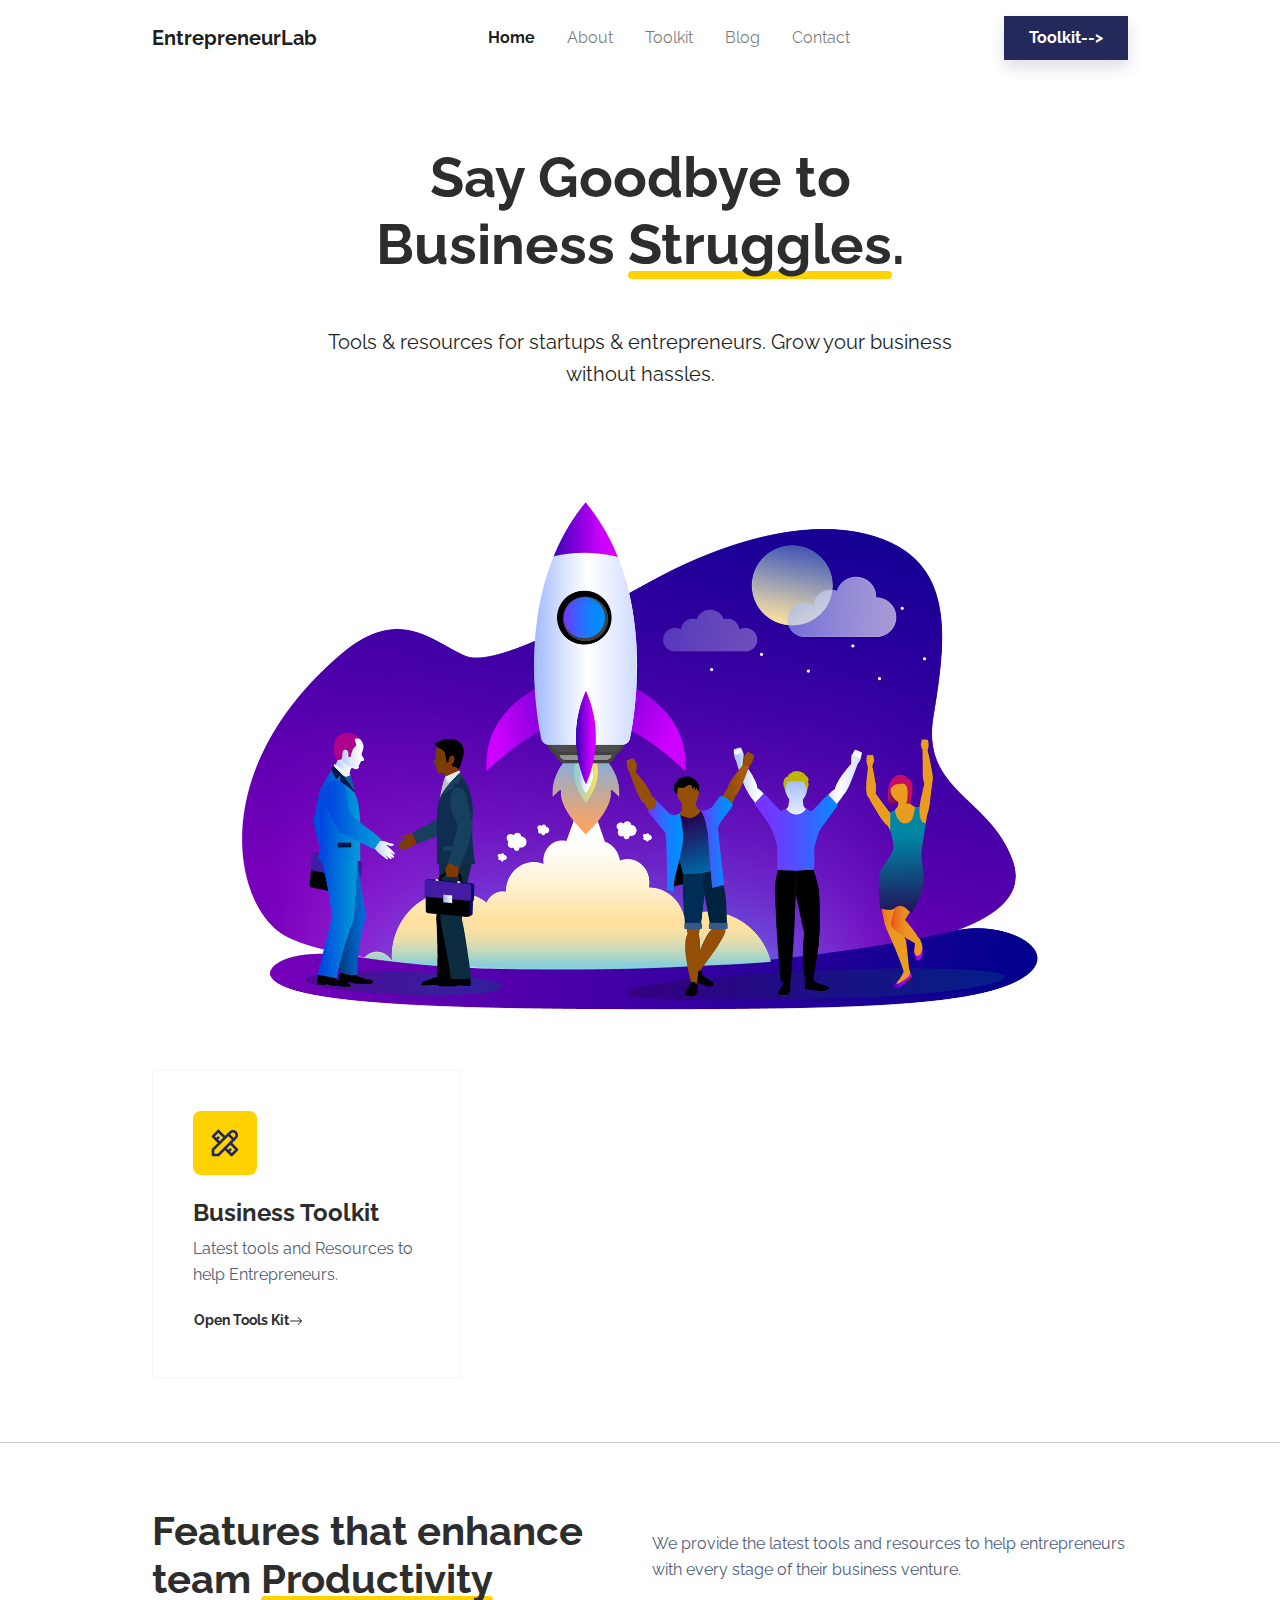
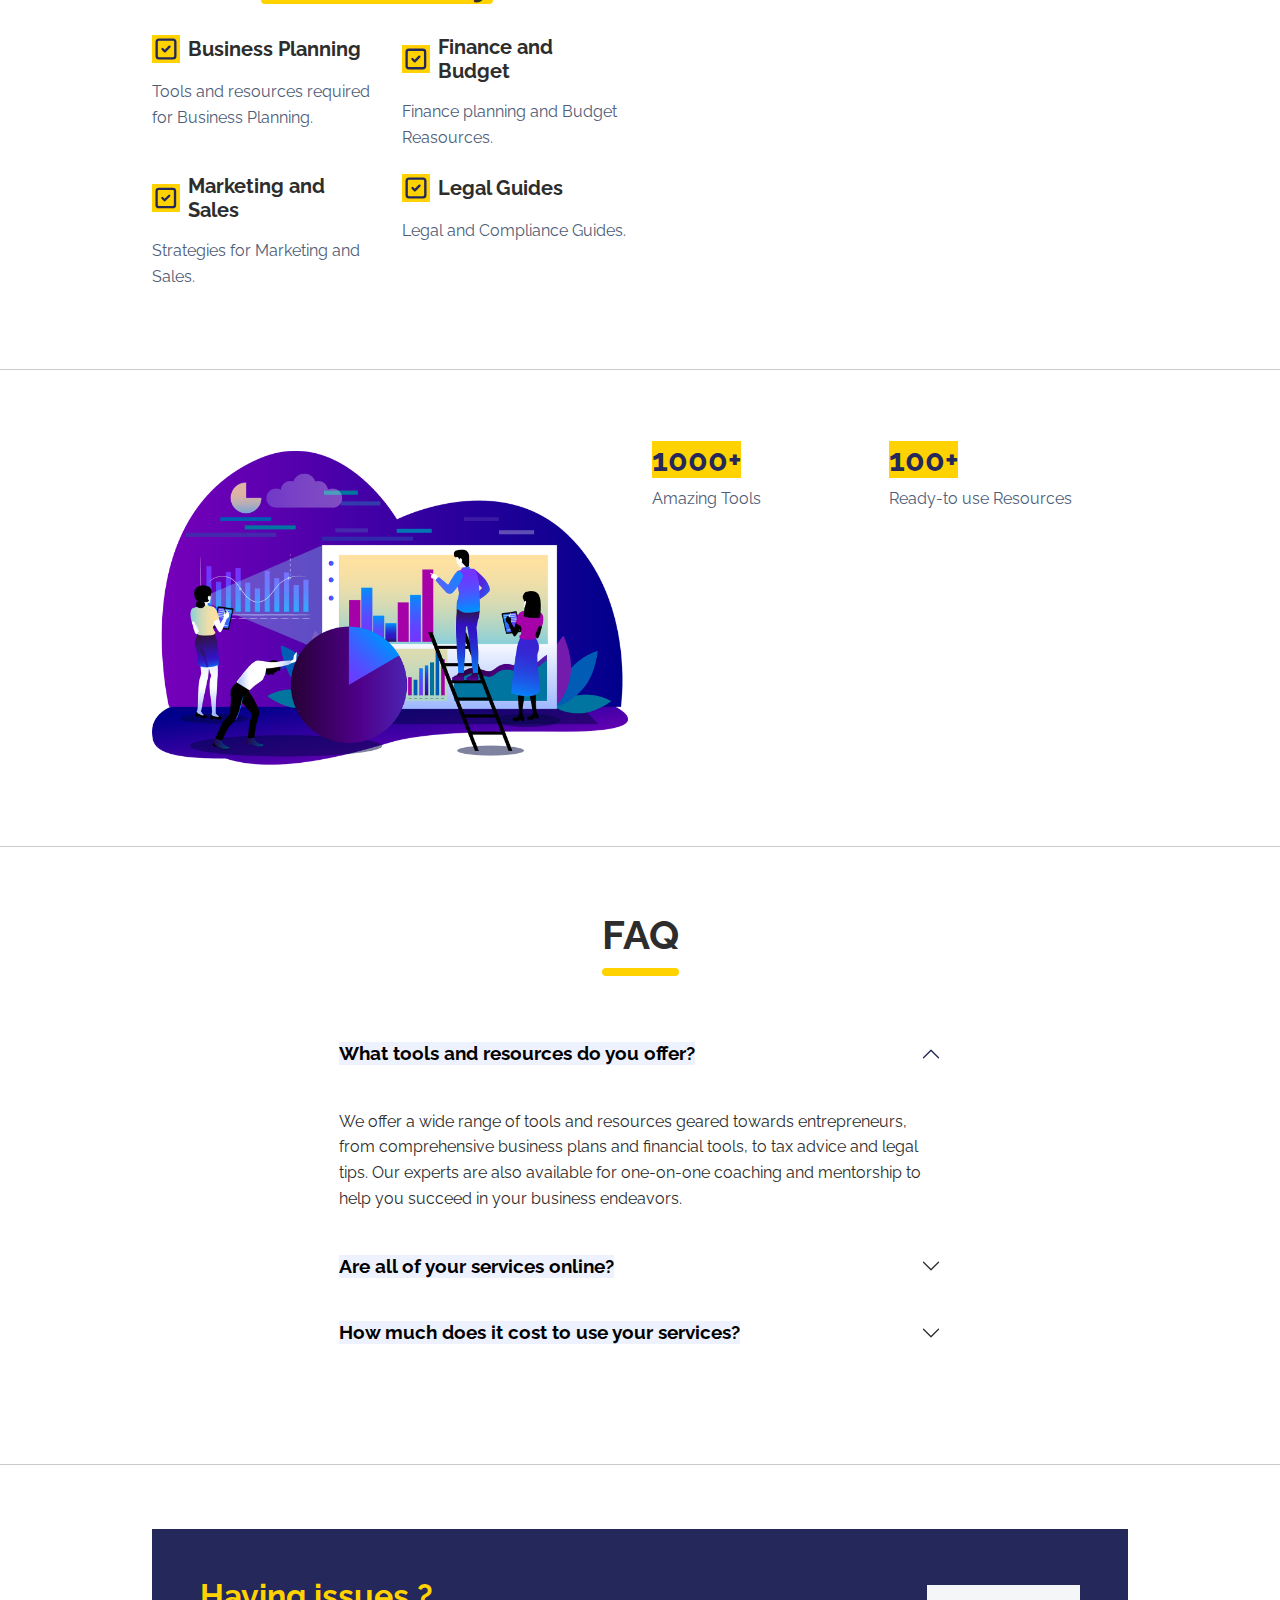
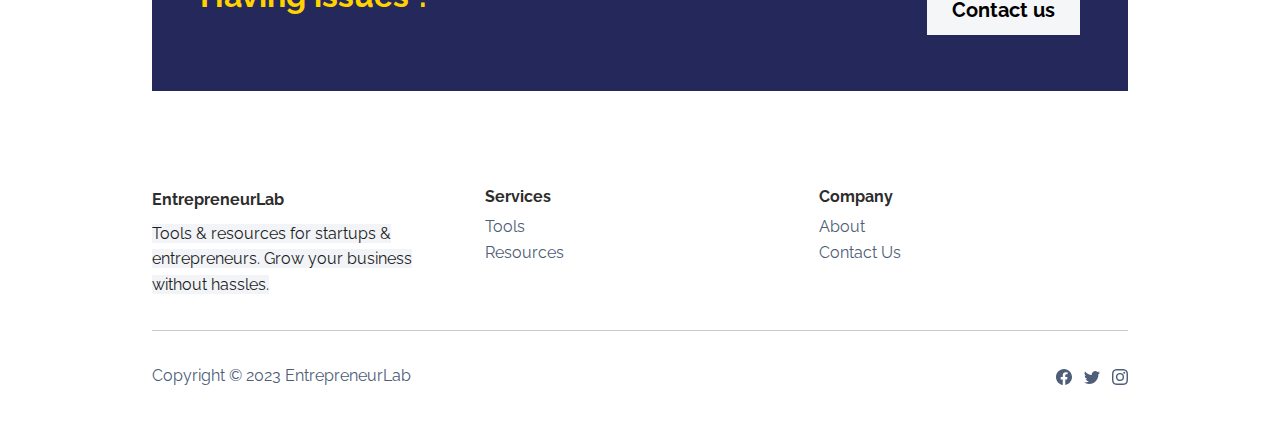
<file: index.html>
<!DOCTYPE html>
<html lang="en">

<head>
    <meta charset="utf-8">
    <meta name="viewport" content="width=device-width, initial-scale=1.0, shrink-to-fit=no">
    <title>Home - EntrepreneurLab</title>
    <link rel="stylesheet" href="assets/bootstrap/css/bootstrap.min.css">
    <link rel="stylesheet" href="https://fonts.googleapis.com/css?family=Raleway:300italic,400italic,600italic,700italic,800italic,400,300,600,700,800&amp;display=swap">
</head>

<body>
    <nav class="navbar navbar-light navbar-expand-md fixed-top navbar-shrink py-3" id="mainNav">
        <div class="container"><a class="navbar-brand d-flex align-items-center" href="/"><span style="padding-top: 0px;">EntrepreneurLab</span></a><button data-bs-toggle="collapse" class="navbar-toggler" data-bs-target="#navcol-1"><span class="visually-hidden">Toggle navigation</span><span class="navbar-toggler-icon"></span></button>
            <div class="collapse navbar-collapse" id="navcol-1">
                <ul class="navbar-nav mx-auto">
                    <li class="nav-item"><a class="nav-link active" href="index.html">Home</a></li>
                    <li class="nav-item"><a class="nav-link" href="about.html">About</a></li>
                    <li class="nav-item"><a class="nav-link" href="tools.html">Toolkit</a></li>
                    <li class="nav-item"><a class="nav-link" href="blog.html">Blog</a></li>
                    <li class="nav-item"><a class="nav-link" href="contacts.html">Contact</a></li>
                </ul><a class="btn btn-primary shadow" role="button" href="tools.html">Toolkit--&gt;</a>
            </div>
        </div>
    </nav>
    <header class="pt-5">
        <div class="container pt-4 pt-xl-5">
            <div class="row pt-5">
                <div class="col-md-8 text-center text-md-start mx-auto">
                    <div class="text-center">
                        <h1 class="display-4 fw-bold mb-5">Say Goodbye to Business&nbsp;<span class="underline">Struggles</span>.</h1>
                        <p class="fs-5 text-muted mb-5"><span style="color: rgb(29, 30, 30);">Tools &amp; resources for startups &amp; entrepreneurs. Grow your business without hassles.</span></p>
                    </div>
                </div>
                <div class="col-12 col-lg-10 mx-auto">
                    <div class="text-center position-relative"><img class="img-fluid" src="assets/img/illustrations/startup-launch.png" style="width: 800px;"></div>
                </div>
            </div>
        </div>
    </header>
    <section>
        <div class="container py-4 py-xl-5">
            <div class="row gy-4 row-cols-1 row-cols-md-2 row-cols-lg-3">
                <div class="col">
                    <div class="card border-light border-1 d-flex justify-content-center p-4">
                        <div class="card-body">
                             <div class="bs-icon-lg bs-icon-rounded bs-icon-secondary d-flex flex-shrink-0 justify-content-center align-items-center d-inline-block mb-4 bs-icon"><svg xmlns="http://www.w3.org/2000/svg" width="1em" height="1em" viewBox="0 0 24 24" stroke-width="2" stroke="currentColor" fill="none" stroke-linecap="round" stroke-linejoin="round" class="icon icon-tabler icon-tabler-tools">
                                    <path stroke="none" d="M0 0h24v24H0z" fill="none"></path>
                                    <path d="M3 21h4l13 -13a1.5 1.5 0 0 0 -4 -4l-13 13v4"></path>
                                    <line x1="14.5" y1="5.5" x2="18.5" y2="9.5"></line>
                                    <polyline points="12 8 7 3 3 7 8 12"></polyline>
                                    <line x1="7" y1="8" x2="5.5" y2="9.5"></line>
                                    <polyline points="16 12 21 17 17 21 12 16"></polyline>
                                    <line x1="16" y1="17" x2="14.5" y2="18.5"></line>
                                </svg></div>
                            <div>
                                <h4 class="fw-bold">Business Toolkit</h4>
                                <p class="text-muted">Latest tools and Resources to help Entrepreneurs.</p>
                                <a href=tools.html ><button class="btn btn-sm px-0" type="button">Open Tools Kit<svg xmlns="http://www.w3.org/2000/svg" width="1em" height="1em" fill="currentColor" viewBox="0 0 16 16" class="bi bi-arrow-right">
                                        <path fill-rule="evenodd" d="M1 8a.5.5 0 0 1 .5-.5h11.793l-3.147-3.146a.5.5 0 0 1 .708-.708l4 4a.5.5 0 0 1 0 .708l-4 4a.5.5 0 0 1-.708-.708L13.293 8.5H1.5A.5.5 0 0 1 1 8z"></path>
                                    </svg></button></a>
                            </div>
                        </div>
                    </div>
                </div>
            </div>
        </div>
    </section>
    <hr>
    <section>
        <div class="container py-4 py-xl-5">
            <div class="row">
                <div class="col-md-6">
                    <h3 class="display-6 fw-bold pb-md-4">Features that enhance team&nbsp;<span class="underline">Productivity</span></h3>
                </div>
                <div class="col-md-6 pt-4">
                    <p class="text-muted mb-4">We provide the latest tools and resources to help entrepreneurs with every stage of their business venture.</p>
                </div>
            </div>
            <div class="row gy-4 gy-md-0">
                <div class="col-md-6 d-flex d-sm-flex d-md-flex justify-content-center align-items-center justify-content-md-start align-items-md-center justify-content-xl-center">
                    <div>
                        <div class="row gy-2 row-cols-1 row-cols-sm-2">
                            <div class="col text-center text-md-start">
                                <div class="d-flex justify-content-center align-items-center justify-content-md-start"><svg xmlns="http://www.w3.org/2000/svg" width="1em" height="1em" viewBox="0 0 24 24" stroke-width="2" stroke="currentColor" fill="none" stroke-linecap="round" stroke-linejoin="round" class="icon icon-tabler icon-tabler-square-check fs-3 text-primary bg-warning">
                                        <path stroke="none" d="M0 0h24v24H0z" fill="none"></path>
                                        <rect x="4" y="4" width="16" height="16" rx="2"></rect>
                                        <path d="M9 12l2 2l4 -4"></path>
                                    </svg>
                                    <h5 class="fw-bold mb-0 ms-2">Business Planning</h5>
                                </div>
                                <p class="text-muted my-3">Tools and resources required for Business Planning.</p>
                            </div>
                            <div class="col text-center text-md-start">
                                <div class="d-flex justify-content-center align-items-center justify-content-md-start"><svg xmlns="http://www.w3.org/2000/svg" width="1em" height="1em" viewBox="0 0 24 24" stroke-width="2" stroke="currentColor" fill="none" stroke-linecap="round" stroke-linejoin="round" class="icon icon-tabler icon-tabler-square-check fs-3 text-primary bg-warning">
                                        <path stroke="none" d="M0 0h24v24H0z" fill="none"></path>
                                        <rect x="4" y="4" width="16" height="16" rx="2"></rect>
                                        <path d="M9 12l2 2l4 -4"></path>
                                    </svg>
                                    <h5 class="fw-bold mb-0 ms-2">Finance and Budget</h5>
                                </div>
                                <p class="text-muted my-3">Finance planning and Budget Reasources.</p>
                            </div>
                            <div class="col text-center text-md-start">
                                <div class="d-flex justify-content-center align-items-center justify-content-md-start"><svg xmlns="http://www.w3.org/2000/svg" width="1em" height="1em" viewBox="0 0 24 24" stroke-width="2" stroke="currentColor" fill="none" stroke-linecap="round" stroke-linejoin="round" class="icon icon-tabler icon-tabler-square-check fs-3 text-primary bg-warning">
                                        <path stroke="none" d="M0 0h24v24H0z" fill="none"></path>
                                        <rect x="4" y="4" width="16" height="16" rx="2"></rect>
                                        <path d="M9 12l2 2l4 -4"></path>
                                    </svg>
                                    <h5 class="fw-bold mb-0 ms-2">Marketing and Sales</h5>
                                </div>
                                <p class="text-muted my-3">Strategies for Marketing and Sales.</p>
                            </div>
                            <div class="col text-center text-md-start">
                                <div class="d-flex justify-content-center align-items-center justify-content-md-start"><svg xmlns="http://www.w3.org/2000/svg" width="1em" height="1em" viewBox="0 0 24 24" stroke-width="2" stroke="currentColor" fill="none" stroke-linecap="round" stroke-linejoin="round" class="icon icon-tabler icon-tabler-square-check fs-3 text-primary bg-warning">
                                        <path stroke="none" d="M0 0h24v24H0z" fill="none"></path>
                                        <rect x="4" y="4" width="16" height="16" rx="2"></rect>
                                        <path d="M9 12l2 2l4 -4"></path>
                                    </svg>
                                    <h5 class="fw-bold mb-0 ms-2">Legal Guides</h5>
                                </div>
                                <p class="text-muted my-3">Legal and Compliance Guides.</p>
                            </div>
                        </div>
                    </div>
                </div>
                <div class="col-md-6 order-first order-md-last">
                    <div></div>
                </div>
            </div>
        </div>
    </section>
    <hr>
    <section>
        <div class="container py-4 py-xl-5">
            <div class="row gy-4 gy-md-0">
                <div class="col-md-6 text-center text-md-start d-flex d-sm-flex d-md-flex justify-content-center align-items-center justify-content-md-start align-items-md-center justify-content-xl-center">
                    <div><img class="rounded img-fluid fit-cover" style="min-height: 300px;" src="assets/img/illustrations/concept-of-data-analysis-and-maintenance.png" width="800"></div>
                </div>
                <div class="col">
                    <div style="max-width: 450px;">
                        <div class="row gy-4 row-cols-2 row-cols-md-2">
                            <div class="col">
                                <div><span class="fs-2 fw-bold text-primary bg-warning">1000+</span>
                                    <p class="fw-normal text-muted">Amazing Tools</p>
                                </div>
                            </div>
                            <div class="col">
                                <div><span class="fs-2 fw-bold text-primary bg-warning">100+</span>
                                    <p class="fw-normal text-muted">Ready-to use Resources</p>
                                </div>
                            </div>
                        </div>
                    </div>
                </div>
            </div>
        </div>
    </section>
    <hr>
    <section class="py-4 py-xl-5 mb-5">
        <div class="container">
            <div class="row mb-2">
                <div class="col-md-8 col-xl-6 text-center mx-auto">
                    <h2 class="display-6 fw-bold mb-5"><span class="pb-3 underline">FAQ<br></span></h2>
                </div>
            </div>
            <div class="row mb-2">
                <div class="col-md-8 mx-auto">
                    <div class="accordion text-muted" role="tablist" id="accordion-1">
                        <div class="accordion-item">
                            <h2 class="accordion-header" role="tab"><button class="accordion-button" type="button" data-bs-toggle="collapse" data-bs-target="#accordion-1 .item-1" aria-expanded="true" aria-controls="accordion-1 .item-1"><br><span style="color: rgb(0, 0, 0); background-color: rgb(238, 242, 255);">What tools and resources do you offer?</span><br><br></button></h2>
                            <div class="accordion-collapse collapse show item-1" role="tabpanel" data-bs-parent="#accordion-1">
                                <div class="accordion-body">
<p class="mb-0">We offer a wide range of tools and resources geared towards entrepreneurs, from comprehensive business plans and financial tools, to tax advice and legal tips. Our experts are also available for one-on-one coaching and mentorship to help you succeed in your business endeavors.</p>
                                </div>
                            </div>
                        </div>
                        <div class="accordion-item">
                            <h2 class="accordion-header" role="tab"><button class="accordion-button collapsed" type="button" data-bs-toggle="collapse" data-bs-target="#accordion-1 .item-2" aria-expanded="false" aria-controls="accordion-1 .item-2"><br><span style="color: rgb(0, 0, 0); background-color: rgb(238, 242, 255);">Are all of your services online?</span><br><br></button></h2>
                            <div class="accordion-collapse collapse item-2" role="tabpanel" data-bs-parent="#accordion-1">
                                <div class="accordion-body">
                                    <p class="mb-0">Yes, all of our services are offered online. We have a comprehensive website that is easy to navigate and use, with all of the tools and resources you need to help you achieve your goals.</p>
                                </div>
                            </div>
                        </div>
                        <div class="accordion-item">
                            <h2 class="accordion-header" role="tab"><button class="accordion-button collapsed" type="button" data-bs-toggle="collapse" data-bs-target="#accordion-1 .item-3" aria-expanded="false" aria-controls="accordion-1 .item-3"><span style="color: rgb(0, 0, 0); background-color: rgb(238, 242, 255);">How much does it cost to use your services?</span></button></h2>
                            <div class="accordion-collapse collapse item-3" role="tabpanel" data-bs-parent="#accordion-1">
                                <div class="accordion-body">
                                    <p class="mb-0">The cost of our services is based on the individual needs of the entrepreneur. We have competitive pricing plans to meet the budget of any entrepreneur.</p>
                                </div>
                            </div>
                        </div>
                    </div>
                </div>
            </div>
        </div>
    </section>
    <hr>
    <section class="py-4 py-xl-5">
        <div class="container">
            <div class="text-white bg-primary border rounded border-0 border-primary d-flex flex-column justify-content-between flex-lg-row p-4 p-md-5">
                <div class="pb-2 pb-lg-1">
                    <h2 class="fw-bold text-warning mb-2">Having issues ?</h2>
                </div>
                <div class="my-2"><a class="btn btn-light fs-5 py-2 px-4" role="button" href="contacts.html">Contact us</a></div>
            </div>
        </div>
    </section>
    <footer>
        <div class="container py-4 py-lg-5">
            <div class="row row-cols-2 row-cols-md-4">
                <div class="col-12 col-md-3 col-lg-4 col-xl-4">
                    <div class="fw-bold d-flex align-items-center mb-2"><span>EntrepreneurLab</span></div>
                    <p class="text-muted"><span style="color: rgb(29, 30, 30); background-color: rgb(242, 244, 247);">Tools &amp; resources for startups &amp; entrepreneurs. Grow your business without hassles.</span></p>
                </div>
              <div class="col-sm-3 col-md-4 col-xl-4 text-lg-start d-flex flex-column">
                    <h3 class="fs-6 fw-bold">Services</h3>
                    <ul class="list-unstyled">
                        <li><a href="tools.html">Tools</a></li>
                        <li><a href="tools.html">Resources</a></li>
                    </ul>
                </div>
                <div class="col-sm-3 col-md-3 col-xl-3 text-lg-start d-flex flex-column">
                    <h3 class="fs-6 fw-bold">Company</h3>
                    <ul class="list-unstyled">
                        <li><a href="about.html">About</a></li>
                        <li><a href="contacts.html">Contact Us</a></li>
                        <li></li>
                      </ul>
                </div>
            </div>
            <hr>
            <div class="text-muted d-flex justify-content-between align-items-center pt-3">
                <p class="mb-0">Copyright © 2023 EntrepreneurLab</p>
                <ul class="list-inline mb-0">
                    <li class="list-inline-item"><svg xmlns="http://www.w3.org/2000/svg" width="1em" height="1em" fill="currentColor" viewBox="0 0 16 16" class="bi bi-facebook">
                            <path d="M16 8.049c0-4.446-3.582-8.05-8-8.05C3.58 0-.002 3.603-.002 8.05c0 4.017 2.926 7.347 6.75 7.951v-5.625h-2.03V8.05H6.75V6.275c0-2.017 1.195-3.131 3.022-3.131.876 0 1.791.157 1.791.157v1.98h-1.009c-.993 0-1.303.621-1.303 1.258v1.51h2.218l-.354 2.326H9.25V16c3.824-.604 6.75-3.934 6.75-7.951z"></path>
                        </svg></li>
                    <li class="list-inline-item"><svg xmlns="http://www.w3.org/2000/svg" width="1em" height="1em" fill="currentColor" viewBox="0 0 16 16" class="bi bi-twitter">
                            <path d="M5.026 15c6.038 0 9.341-5.003 9.341-9.334 0-.14 0-.282-.006-.422A6.685 6.685 0 0 0 16 3.542a6.658 6.658 0 0 1-1.889.518 3.301 3.301 0 0 0 1.447-1.817 6.533 6.533 0 0 1-2.087.793A3.286 3.286 0 0 0 7.875 6.03a9.325 9.325 0 0 1-6.767-3.429 3.289 3.289 0 0 0 1.018 4.382A3.323 3.323 0 0 1 .64 6.575v.045a3.288 3.288 0 0 0 2.632 3.218 3.203 3.203 0 0 1-.865.115 3.23 3.23 0 0 1-.614-.057 3.283 3.283 0 0 0 3.067 2.277A6.588 6.588 0 0 1 .78 13.58a6.32 6.32 0 0 1-.78-.045A9.344 9.344 0 0 0 5.026 15z"></path>
                        </svg></li>
                    <li class="list-inline-item"><svg xmlns="http://www.w3.org/2000/svg" width="1em" height="1em" fill="currentColor" viewBox="0 0 16 16" class="bi bi-instagram">
                            <path d="M8 0C5.829 0 5.556.01 4.703.048 3.85.088 3.269.222 2.76.42a3.917 3.917 0 0 0-1.417.923A3.927 3.927 0 0 0 .42 2.76C.222 3.268.087 3.85.048 4.7.01 5.555 0 5.827 0 8.001c0 2.172.01 2.444.048 3.297.04.852.174 1.433.372 1.942.205.526.478.972.923 1.417.444.445.89.719 1.416.923.51.198 1.09.333 1.942.372C5.555 15.99 5.827 16 8 16s2.444-.01 3.298-.048c.851-.04 1.434-.174 1.943-.372a3.916 3.916 0 0 0 1.416-.923c.445-.445.718-.891.923-1.417.197-.509.332-1.09.372-1.942C15.99 10.445 16 10.173 16 8s-.01-2.445-.048-3.299c-.04-.851-.175-1.433-.372-1.941a3.926 3.926 0 0 0-.923-1.417A3.911 3.911 0 0 0 13.24.42c-.51-.198-1.092-.333-1.943-.372C10.443.01 10.172 0 7.998 0h.003zm-.717 1.442h.718c2.136 0 2.389.007 3.232.046.78.035 1.204.166 1.486.275.373.145.64.319.92.599.28.28.453.546.598.92.11.281.24.705.275 1.485.039.843.047 1.096.047 3.231s-.008 2.389-.047 3.232c-.035.78-.166 1.203-.275 1.485a2.47 2.47 0 0 1-.599.919c-.28.28-.546.453-.92.598-.28.11-.704.24-1.485.276-.843.038-1.096.047-3.232.047s-2.39-.009-3.233-.047c-.78-.036-1.203-.166-1.485-.276a2.478 2.478 0 0 1-.92-.598 2.48 2.48 0 0 1-.6-.92c-.109-.281-.24-.705-.275-1.485-.038-.843-.046-1.096-.046-3.233 0-2.136.008-2.388.046-3.231.036-.78.166-1.204.276-1.486.145-.373.319-.64.599-.92.28-.28.546-.453.92-.598.282-.11.705-.24 1.485-.276.738-.034 1.024-.044 2.515-.045v.002zm4.988 1.328a.96.96 0 1 0 0 1.92.96.96 0 0 0 0-1.92zm-4.27 1.122a4.109 4.109 0 1 0 0 8.217 4.109 4.109 0 0 0 0-8.217zm0 1.441a2.667 2.667 0 1 1 0 5.334 2.667 2.667 0 0 1 0-5.334z"></path>
                        </svg></li>
                </ul>
            </div>
        </div>
    </footer>
    <script src="assets/bootstrap/js/bootstrap.min.js"></script>
    <script src="assets/js/startup-modern.js"></script>
</body>

</html>
</file>
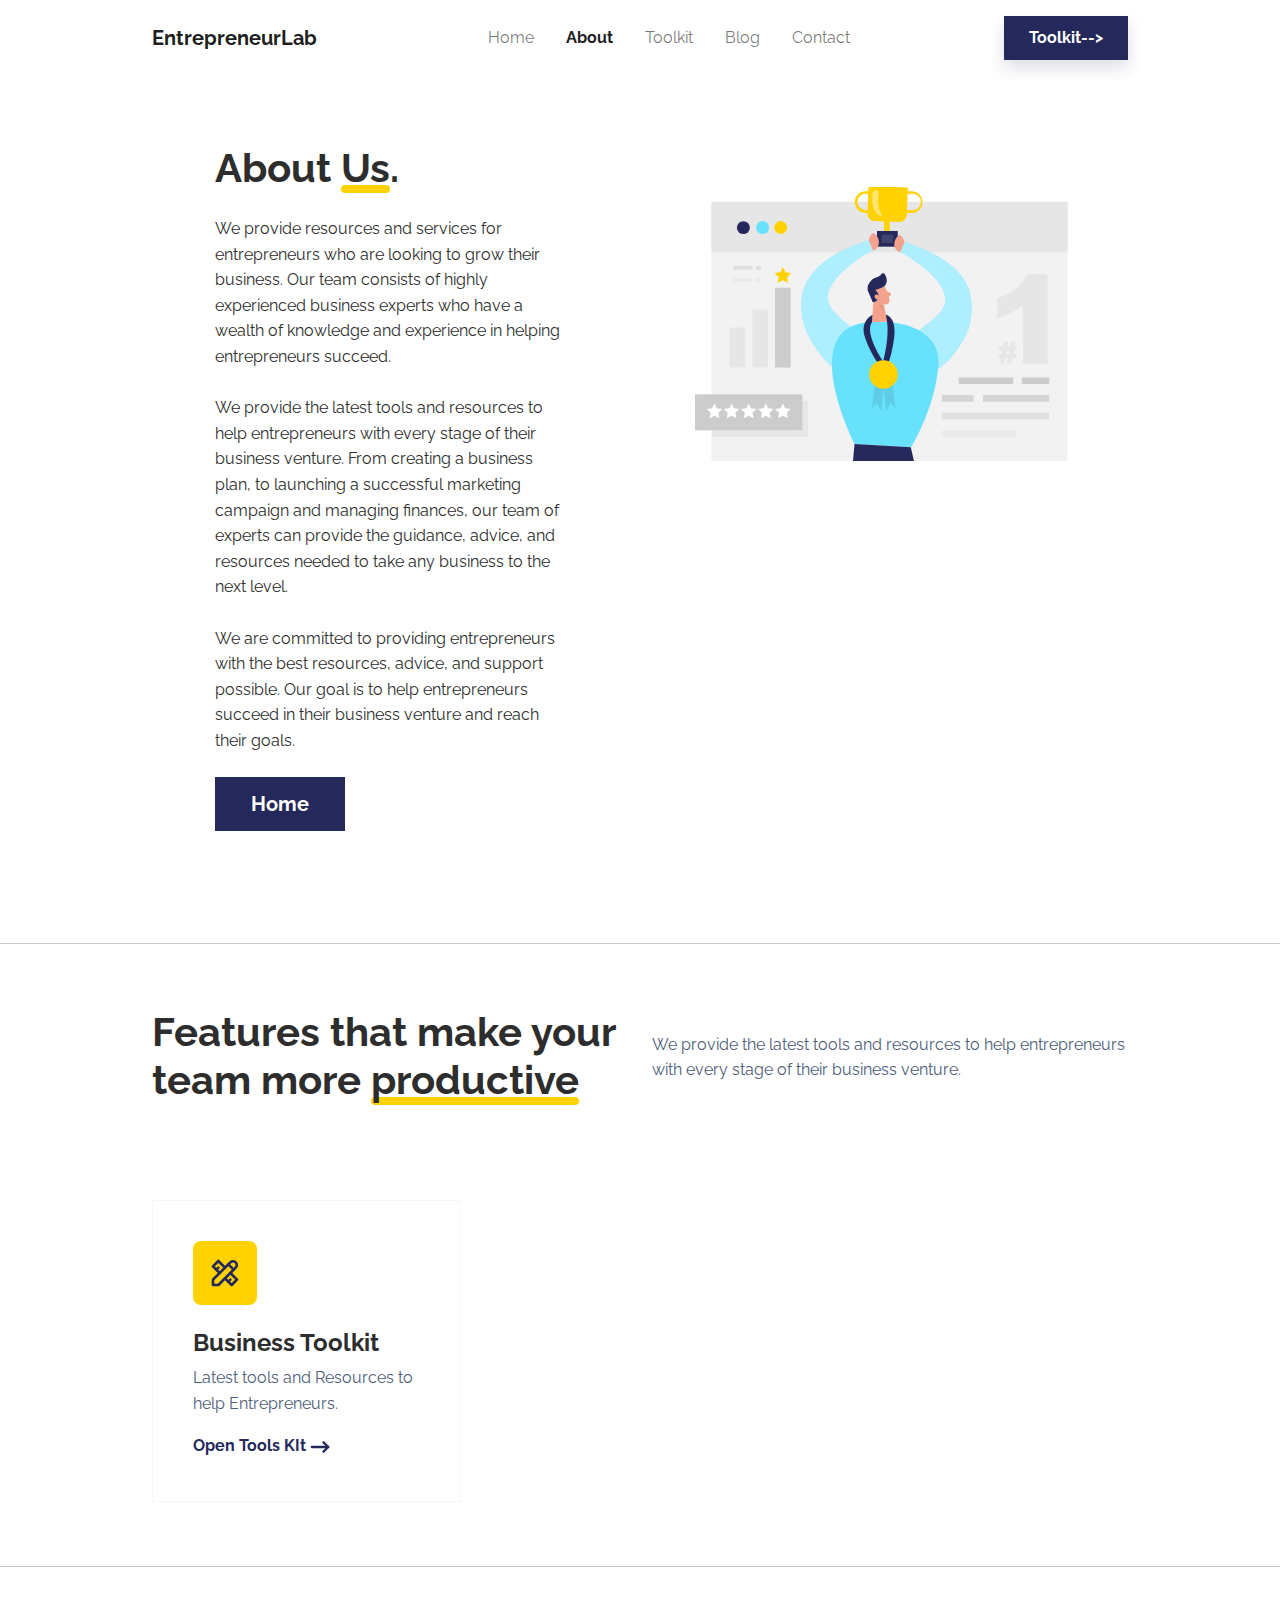
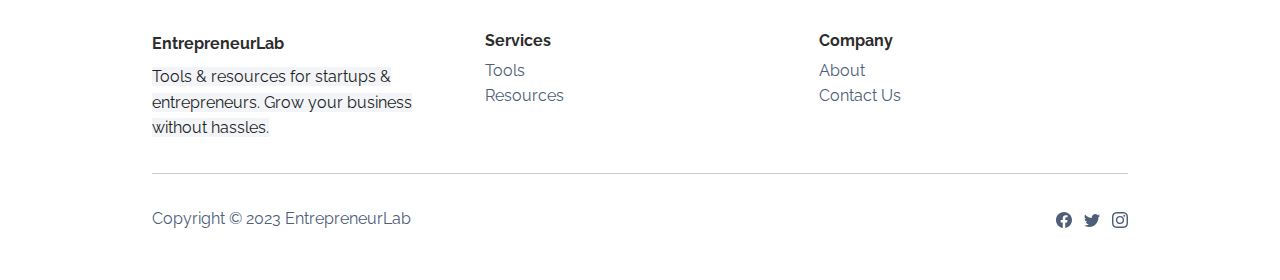
<file: about.html>
<!DOCTYPE html>
<html lang="en">

<head>
    <meta charset="utf-8">
    <meta name="viewport" content="width=device-width, initial-scale=1.0, shrink-to-fit=no">
    <title>About Us</title>
    <link rel="stylesheet" href="assets/bootstrap/css/bootstrap.min.css">
    <link rel="stylesheet" href="https://fonts.googleapis.com/css?family=Raleway:300italic,400italic,600italic,700italic,800italic,400,300,600,700,800&amp;display=swap">
</head>

<body>
    <nav class="navbar navbar-light navbar-expand-md fixed-top navbar-shrink py-3" id="mainNav">
        <div class="container"><a class="navbar-brand d-flex align-items-center" href="/"><span>EntrepreneurLab</span></a><button data-bs-toggle="collapse" class="navbar-toggler" data-bs-target="#navcol-1"><span class="visually-hidden">Toggle navigation</span><span class="navbar-toggler-icon"></span></button>
            <div class="collapse navbar-collapse" id="navcol-1">
                <ul class="navbar-nav mx-auto">
                    <li class="nav-item"><a class="nav-link" href="index.html">Home</a></li>
                    <li class="nav-item"><a class="nav-link active" href="about.html">About</a></li>
                    <li class="nav-item"><a class="nav-link" href="tools.html">Toolkit</a></li>
                    <li class="nav-item"><a class="nav-link" href="blog.html">Blog</a></li>
                    <li class="nav-item"><a class="nav-link" href="contacts.html">Contact</a></li>
                </ul><a class="btn btn-primary shadow" role="button" href="tools.html">Toolkit--&gt;</a>
            </div>
        </div>
    </nav>
    <section class="py-5 mt-5">
        <div class="container py-4 py-xl-5">
            <div class="row gy-4 gy-md-0">
                <div class="col-md-6 text-center text-md-start d-flex d-sm-flex d-md-flex justify-content-center align-items-center justify-content-md-start align-items-md-center justify-content-xl-center">
                    <div style="max-width: 350px;">
                        <h1 class="display-6 fw-bold mb-4">About&nbsp;<span class="underline">Us</span>.</h1>
                        <p class="my-4">We provide resources and services for entrepreneurs who are looking to grow their business. Our team consists of highly experienced business experts who have a wealth of knowledge and experience in helping entrepreneurs succeed. <br><br>We provide the latest tools and resources to help entrepreneurs with every stage of their business venture. From creating a business plan, to launching a successful marketing campaign and managing finances, our team of experts can provide the guidance, advice, and resources needed to take any business to the next level. <br><br>We are committed to providing entrepreneurs with the best resources, advice, and support possible. Our goal is to help entrepreneurs succeed in their business venture and reach their goals.</p><a class="btn btn-primary btn-lg me-2" role="button" href="#">Home</a>
                    </div>
                </div>
                <div class="col-md-6">
                    <div><img class="rounded img-fluid w-100 fit-cover" style="min-height: 300px;" src="assets/img/illustrations/ranking.svg"></div>
                </div>
            </div>
        </div>
    </section>
    <hr>
    <section>
        <div class="container py-4 py-xl-5">
            <div class="row mb-5">
                <div class="col-md-8 col-xl-6">
                    <h3 class="display-6 fw-bold pb-4 mb-4">Features that make your team more&nbsp;<span class="underline">productive</span></h3>
                </div>
                <div class="col-md-8 col-xl-6 pt-4">
                    <p class="text-muted">We provide the latest tools and resources to help entrepreneurs with every stage of their business venture.</p>
                </div>
            </div>
            <div class="row gy-4 row-cols-1 row-cols-md-2 row-cols-xl-3">
                <div class="col">
                    <div class="card border-light border-1 d-flex justify-content-center p-4">
                        <div class="card-body">
                            <div>
                                <div class="bs-icon-lg bs-icon-rounded bs-icon-secondary d-flex flex-shrink-0 justify-content-center align-items-center d-inline-block mb-4 bs-icon"><svg xmlns="http://www.w3.org/2000/svg" width="1em" height="1em" viewBox="0 0 24 24" stroke-width="2" stroke="currentColor" fill="none" stroke-linecap="round" stroke-linejoin="round" class="icon icon-tabler icon-tabler-tools">
                                        <path stroke="none" d="M0 0h24v24H0z" fill="none"></path>
                                        <path d="M3 21h4l13 -13a1.5 1.5 0 0 0 -4 -4l-13 13v4"></path>
                                        <line x1="14.5" y1="5.5" x2="18.5" y2="9.5"></line>
                                        <polyline points="12 8 7 3 3 7 8 12"></polyline>
                                        <line x1="7" y1="8" x2="5.5" y2="9.5"></line>
                                        <polyline points="16 12 21 17 17 21 12 16"></polyline>
                                        <line x1="16" y1="17" x2="14.5" y2="18.5"></line>
                                    </svg></div>
                                <h4 class="fw-bold">Business Toolkit</h4>
                                <p class="text-muted">Latest tools and Resources to help Entrepreneurs.</p><a class="fw-bold link-primary" href="tools.html">Open Tools KIt<svg xmlns="http://www.w3.org/2000/svg" width="1em" height="1em" viewBox="0 0 24 24" stroke-width="2" stroke="currentColor" fill="none" stroke-linecap="round" stroke-linejoin="round" class="icon icon-tabler icon-tabler-arrow-narrow-right fs-3">
                                        <path stroke="none" d="M0 0h24v24H0z" fill="none"></path>
                                        <line x1="5" y1="12" x2="19" y2="12"></line>
                                        <line x1="15" y1="16" x2="19" y2="12"></line>
                                        <line x1="15" y1="8" x2="19" y2="12"></line>
                                    </svg></a>
                            </div>
                        </div>
                    </div>
                </div>
            </div>
        </div>
    </section>
    <hr>
    <footer>
        <div class="container py-4 py-lg-5">
            <div class="row row-cols-2 row-cols-md-4">
                <div class="col-12 col-md-3 col-lg-4 col-xl-4">
                    <div class="fw-bold d-flex align-items-center mb-2"><span>EntrepreneurLab</span></div>
                    <p class="text-muted"><span style="color: rgb(29, 30, 30); background-color: rgb(242, 244, 247);">Tools &amp; resources for startups &amp; entrepreneurs. Grow your business without hassles.</span></p>
                </div>
                <div class="col-sm-3 col-md-4 col-xl-4 text-lg-start d-flex flex-column">
                    <h3 class="fs-6 fw-bold">Services</h3>
                    <ul class="list-unstyled">
                        <li><a href="tools.html">Tools</a></li>
                        <li><a href="tools.html">Resources</a></li>
                    </ul>
                </div>
                <div class="col-sm-3 col-md-3 col-xl-3 text-lg-start d-flex flex-column">
                    <h3 class="fs-6 fw-bold">Company</h3>
                    <ul class="list-unstyled">
                        <li><a href="about.html">About</a></li>
                        <li><a href="contacts.html">Contact Us</a></li>
                        <li></li>
                    </ul>
                </div>
            </div>
            <hr>
            <div class="text-muted d-flex justify-content-between align-items-center pt-3">
                <p class="mb-0">Copyright © 2023 EntrepreneurLab</p>
                <ul class="list-inline mb-0">
                    <li class="list-inline-item"><svg xmlns="http://www.w3.org/2000/svg" width="1em" height="1em" fill="currentColor" viewBox="0 0 16 16" class="bi bi-facebook">
                            <path d="M16 8.049c0-4.446-3.582-8.05-8-8.05C3.58 0-.002 3.603-.002 8.05c0 4.017 2.926 7.347 6.75 7.951v-5.625h-2.03V8.05H6.75V6.275c0-2.017 1.195-3.131 3.022-3.131.876 0 1.791.157 1.791.157v1.98h-1.009c-.993 0-1.303.621-1.303 1.258v1.51h2.218l-.354 2.326H9.25V16c3.824-.604 6.75-3.934 6.75-7.951z"></path>
                        </svg></li>
                    <li class="list-inline-item"><svg xmlns="http://www.w3.org/2000/svg" width="1em" height="1em" fill="currentColor" viewBox="0 0 16 16" class="bi bi-twitter">
                            <path d="M5.026 15c6.038 0 9.341-5.003 9.341-9.334 0-.14 0-.282-.006-.422A6.685 6.685 0 0 0 16 3.542a6.658 6.658 0 0 1-1.889.518 3.301 3.301 0 0 0 1.447-1.817 6.533 6.533 0 0 1-2.087.793A3.286 3.286 0 0 0 7.875 6.03a9.325 9.325 0 0 1-6.767-3.429 3.289 3.289 0 0 0 1.018 4.382A3.323 3.323 0 0 1 .64 6.575v.045a3.288 3.288 0 0 0 2.632 3.218 3.203 3.203 0 0 1-.865.115 3.23 3.23 0 0 1-.614-.057 3.283 3.283 0 0 0 3.067 2.277A6.588 6.588 0 0 1 .78 13.58a6.32 6.32 0 0 1-.78-.045A9.344 9.344 0 0 0 5.026 15z"></path>
                        </svg></li>
                    <li class="list-inline-item"><svg xmlns="http://www.w3.org/2000/svg" width="1em" height="1em" fill="currentColor" viewBox="0 0 16 16" class="bi bi-instagram">
                            <path d="M8 0C5.829 0 5.556.01 4.703.048 3.85.088 3.269.222 2.76.42a3.917 3.917 0 0 0-1.417.923A3.927 3.927 0 0 0 .42 2.76C.222 3.268.087 3.85.048 4.7.01 5.555 0 5.827 0 8.001c0 2.172.01 2.444.048 3.297.04.852.174 1.433.372 1.942.205.526.478.972.923 1.417.444.445.89.719 1.416.923.51.198 1.09.333 1.942.372C5.555 15.99 5.827 16 8 16s2.444-.01 3.298-.048c.851-.04 1.434-.174 1.943-.372a3.916 3.916 0 0 0 1.416-.923c.445-.445.718-.891.923-1.417.197-.509.332-1.09.372-1.942C15.99 10.445 16 10.173 16 8s-.01-2.445-.048-3.299c-.04-.851-.175-1.433-.372-1.941a3.926 3.926 0 0 0-.923-1.417A3.911 3.911 0 0 0 13.24.42c-.51-.198-1.092-.333-1.943-.372C10.443.01 10.172 0 7.998 0h.003zm-.717 1.442h.718c2.136 0 2.389.007 3.232.046.78.035 1.204.166 1.486.275.373.145.64.319.92.599.28.28.453.546.598.92.11.281.24.705.275 1.485.039.843.047 1.096.047 3.231s-.008 2.389-.047 3.232c-.035.78-.166 1.203-.275 1.485a2.47 2.47 0 0 1-.599.919c-.28.28-.546.453-.92.598-.28.11-.704.24-1.485.276-.843.038-1.096.047-3.232.047s-2.39-.009-3.233-.047c-.78-.036-1.203-.166-1.485-.276a2.478 2.478 0 0 1-.92-.598 2.48 2.48 0 0 1-.6-.92c-.109-.281-.24-.705-.275-1.485-.038-.843-.046-1.096-.046-3.233 0-2.136.008-2.388.046-3.231.036-.78.166-1.204.276-1.486.145-.373.319-.64.599-.92.28-.28.546-.453.92-.598.282-.11.705-.24 1.485-.276.738-.034 1.024-.044 2.515-.045v.002zm4.988 1.328a.96.96 0 1 0 0 1.92.96.96 0 0 0 0-1.92zm-4.27 1.122a4.109 4.109 0 1 0 0 8.217 4.109 4.109 0 0 0 0-8.217zm0 1.441a2.667 2.667 0 1 1 0 5.334 2.667 2.667 0 0 1 0-5.334z"></path>
                        </svg></li>
                </ul>
            </div>
        </div>
    </footer>
    <script src="assets/bootstrap/js/bootstrap.min.js"></script>
    <script src="assets/js/startup-modern.js"></script>
</body>

</html>
</file>
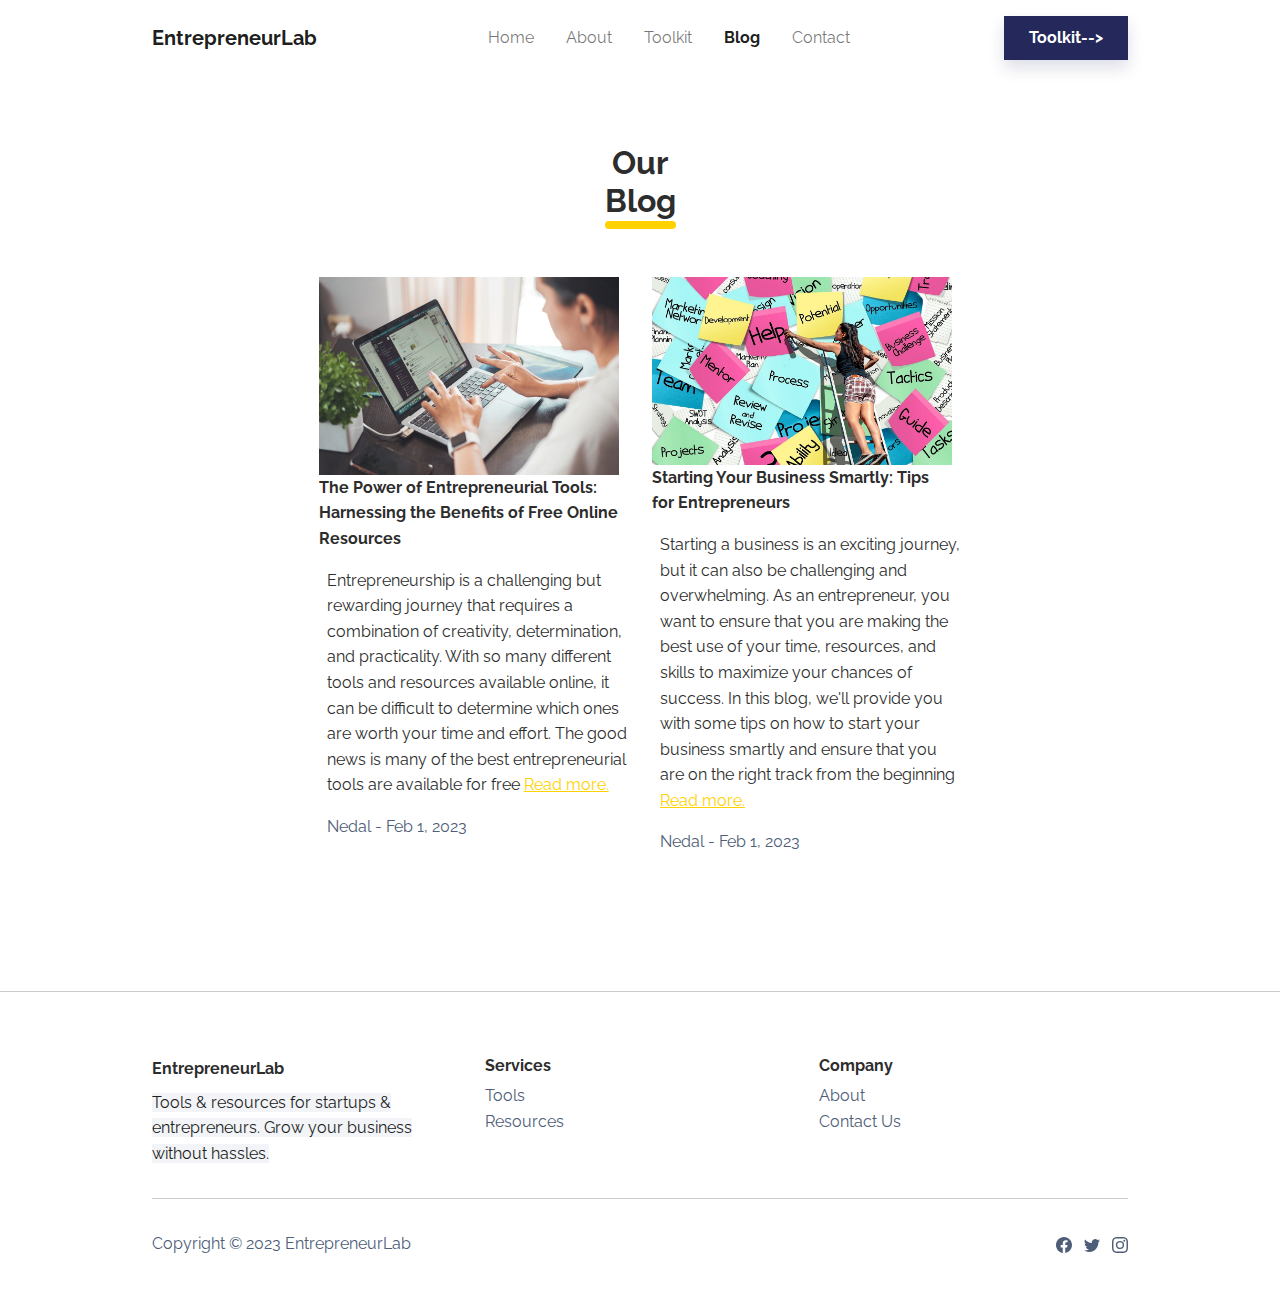
<file: blog.html>
<!DOCTYPE html>
<html lang="en">

<head>
    <meta charset="utf-8">
    <meta name="viewport" content="width=device-width, initial-scale=1.0, shrink-to-fit=no">
    <title>Blog</title>
    <link rel="stylesheet" href="assets/bootstrap/css/bootstrap.min.css">
    <link rel="stylesheet" href="https://fonts.googleapis.com/css?family=Raleway:300italic,400italic,600italic,700italic,800italic,400,300,600,700,800&amp;display=swap">
</head>

<body>
    <nav class="navbar navbar-light navbar-expand-md fixed-top navbar-shrink py-3" id="mainNav">
        <div class="container"><a class="navbar-brand d-flex align-items-center" href="/"><span style="padding-top: 0px;">EntrepreneurLab</span></a><button data-bs-toggle="collapse" class="navbar-toggler" data-bs-target="#navcol-1"><span class="visually-hidden">Toggle navigation</span><span class="navbar-toggler-icon"></span></button>
            <div class="collapse navbar-collapse" id="navcol-1">
                <ul class="navbar-nav mx-auto">
                    <li class="nav-item"><a class="nav-link" href="index.html">Home</a></li>
                    <li class="nav-item"><a class="nav-link" href="about.html">About</a></li>
                    <li class="nav-item"><a class="nav-link" href="tools.html">Toolkit</a></li>
                    <li class="nav-item"><a class="nav-link active" href="blog.html">Blog</a></li>
                    <li class="nav-item"><a class="nav-link" href="contacts.html">Contact</a></li>
                </ul><a class="btn btn-primary shadow" role="button" href="tools.html">Toolkit--&gt;</a>
            </div>
        </div>
    </nav>
    <section class="py-5 mt-5">
        <div class="container py-5">
            <div class="row mb-5">
                <div class="col-md-8 col-xl-6 text-center mx-auto">
                    <h2 class="fw-bold">Our<br><span class="underline pb-2">Blog</span></h2>
                </div>
            </div>
            <div class="row row-cols-1 row-cols-sm-2 row-cols-lg-3 d-sm-flex justify-content-sm-center">
                <div class="col mb-4">
                    <div class="d-flex align-items-center align-items-sm-start">
                        <div>
                            <img src="blog/blog1.png" width=300px>
                            <p class="fw-bold me-2">The Power of Entrepreneurial Tools: Harnessing the Benefits of Free Online Resources</p>
                            <p class="fs-6 mb-3 ms-2">Entrepreneurship is a challenging but rewarding journey that requires a combination of creativity, determination, and practicality. With so many different tools and resources available online, it can be difficult to determine which ones are worth your time and effort. The good news is many of the best entrepreneurial tools are available for free
                            <a href="blog/power-of-entrepreneurial-tools.html" class="link-warning">Read more.</a>
</p>
                            <div class="d-flex ms-2">
                                <div class="d-flex">
                                    <p class="text-muted mb-0">Nedal - Feb 1, 2023</p>
                                </div>
                            </div>
                        </div>
                    </div>
                </div>
                <div class="col mb-4">
                                           <div class="d-flex align-items-center align-items-sm-start">

                        <div>
                            <img src="blog/blog2.png" width=300px>
                            <p class="fw-bold me-2">Starting Your Business Smartly: Tips for Entrepreneurs</p>
                            <p class="fs-6 mb-3 ms-2">Starting a business is an exciting journey, but it can also be challenging and overwhelming. As an entrepreneur, you want to ensure that you are making the best use of your time, resources, and skills to maximize your chances of success. In this blog, we'll provide you with some tips on how to start your business smartly and ensure that you are on the right track from the beginning
                            <a href="blog/starting-your-business-smartly.html" class="link-warning">Read more.</a>
</p>
                            <div class="d-flex ms-2">
                                <div class="d-flex">
                                   <p class="text-muted mb-0">Nedal - Feb 1, 2023</p>
                                </div>
                            </div>
                        </div>
                    </div>
                </div>
               </div>
        </div>
    </section>
    <hr>
    <footer>
        <div class="container py-4 py-lg-5">
            <div class="row row-cols-2 row-cols-md-4">
                <div class="col-12 col-md-3 col-lg-4 col-xl-4">
                    <div class="fw-bold d-flex align-items-center mb-2"><span>EntrepreneurLab</span></div>
                    <p class="text-muted"><span style="color: rgb(29, 30, 30); background-color: rgb(242, 244, 247);">Tools &amp; resources for startups &amp; entrepreneurs. Grow your business without hassles.</span></p>
                </div>
                <div class="col-sm-3 col-md-4 col-xl-4 text-lg-start d-flex flex-column">
                    <h3 class="fs-6 fw-bold">Services</h3>
                    <ul class="list-unstyled">
                        <li><a href="tools.html">Tools</a></li>
                        <li><a href="tools.html">Resources</a></li>
                    </ul>
                </div>
                <div class="col-sm-3 col-md-3 col-xl-3 text-lg-start d-flex flex-column">
                    <h3 class="fs-6 fw-bold">Company</h3>
                    <ul class="list-unstyled">
                        <li><a href="about.html">About</a></li>
                        <li><a href="contacts.html">Contact Us</a></li>
                        <li></li>
                    </ul>
                </div>
            </div>
            <hr>
            <div class="text-muted d-flex justify-content-between align-items-center pt-3">
                <p class="mb-0">Copyright © 2023 EntrepreneurLab</p>
                <ul class="list-inline mb-0">
                    <li class="list-inline-item"><svg xmlns="http://www.w3.org/2000/svg" width="1em" height="1em" fill="currentColor" viewBox="0 0 16 16" class="bi bi-facebook">
                            <path d="M16 8.049c0-4.446-3.582-8.05-8-8.05C3.58 0-.002 3.603-.002 8.05c0 4.017 2.926 7.347 6.75 7.951v-5.625h-2.03V8.05H6.75V6.275c0-2.017 1.195-3.131 3.022-3.131.876 0 1.791.157 1.791.157v1.98h-1.009c-.993 0-1.303.621-1.303 1.258v1.51h2.218l-.354 2.326H9.25V16c3.824-.604 6.75-3.934 6.75-7.951z"></path>
                        </svg></li>
                    <li class="list-inline-item"><svg xmlns="http://www.w3.org/2000/svg" width="1em" height="1em" fill="currentColor" viewBox="0 0 16 16" class="bi bi-twitter">
                            <path d="M5.026 15c6.038 0 9.341-5.003 9.341-9.334 0-.14 0-.282-.006-.422A6.685 6.685 0 0 0 16 3.542a6.658 6.658 0 0 1-1.889.518 3.301 3.301 0 0 0 1.447-1.817 6.533 6.533 0 0 1-2.087.793A3.286 3.286 0 0 0 7.875 6.03a9.325 9.325 0 0 1-6.767-3.429 3.289 3.289 0 0 0 1.018 4.382A3.323 3.323 0 0 1 .64 6.575v.045a3.288 3.288 0 0 0 2.632 3.218 3.203 3.203 0 0 1-.865.115 3.23 3.23 0 0 1-.614-.057 3.283 3.283 0 0 0 3.067 2.277A6.588 6.588 0 0 1 .78 13.58a6.32 6.32 0 0 1-.78-.045A9.344 9.344 0 0 0 5.026 15z"></path>
                        </svg></li>
                    <li class="list-inline-item"><svg xmlns="http://www.w3.org/2000/svg" width="1em" height="1em" fill="currentColor" viewBox="0 0 16 16" class="bi bi-instagram">
                            <path d="M8 0C5.829 0 5.556.01 4.703.048 3.85.088 3.269.222 2.76.42a3.917 3.917 0 0 0-1.417.923A3.927 3.927 0 0 0 .42 2.76C.222 3.268.087 3.85.048 4.7.01 5.555 0 5.827 0 8.001c0 2.172.01 2.444.048 3.297.04.852.174 1.433.372 1.942.205.526.478.972.923 1.417.444.445.89.719 1.416.923.51.198 1.09.333 1.942.372C5.555 15.99 5.827 16 8 16s2.444-.01 3.298-.048c.851-.04 1.434-.174 1.943-.372a3.916 3.916 0 0 0 1.416-.923c.445-.445.718-.891.923-1.417.197-.509.332-1.09.372-1.942C15.99 10.445 16 10.173 16 8s-.01-2.445-.048-3.299c-.04-.851-.175-1.433-.372-1.941a3.926 3.926 0 0 0-.923-1.417A3.911 3.911 0 0 0 13.24.42c-.51-.198-1.092-.333-1.943-.372C10.443.01 10.172 0 7.998 0h.003zm-.717 1.442h.718c2.136 0 2.389.007 3.232.046.78.035 1.204.166 1.486.275.373.145.64.319.92.599.28.28.453.546.598.92.11.281.24.705.275 1.485.039.843.047 1.096.047 3.231s-.008 2.389-.047 3.232c-.035.78-.166 1.203-.275 1.485a2.47 2.47 0 0 1-.599.919c-.28.28-.546.453-.92.598-.28.11-.704.24-1.485.276-.843.038-1.096.047-3.232.047s-2.39-.009-3.233-.047c-.78-.036-1.203-.166-1.485-.276a2.478 2.478 0 0 1-.92-.598 2.48 2.48 0 0 1-.6-.92c-.109-.281-.24-.705-.275-1.485-.038-.843-.046-1.096-.046-3.233 0-2.136.008-2.388.046-3.231.036-.78.166-1.204.276-1.486.145-.373.319-.64.599-.92.28-.28.546-.453.92-.598.282-.11.705-.24 1.485-.276.738-.034 1.024-.044 2.515-.045v.002zm4.988 1.328a.96.96 0 1 0 0 1.92.96.96 0 0 0 0-1.92zm-4.27 1.122a4.109 4.109 0 1 0 0 8.217 4.109 4.109 0 0 0 0-8.217zm0 1.441a2.667 2.667 0 1 1 0 5.334 2.667 2.667 0 0 1 0-5.334z"></path>
                        </svg></li>
                </ul>
            </div>
        </div>
    </footer>
    <script src="assets/bootstrap/js/bootstrap.min.js"></script>
    <script src="assets/js/startup-modern.js"></script>
</body>

</html>
</file>
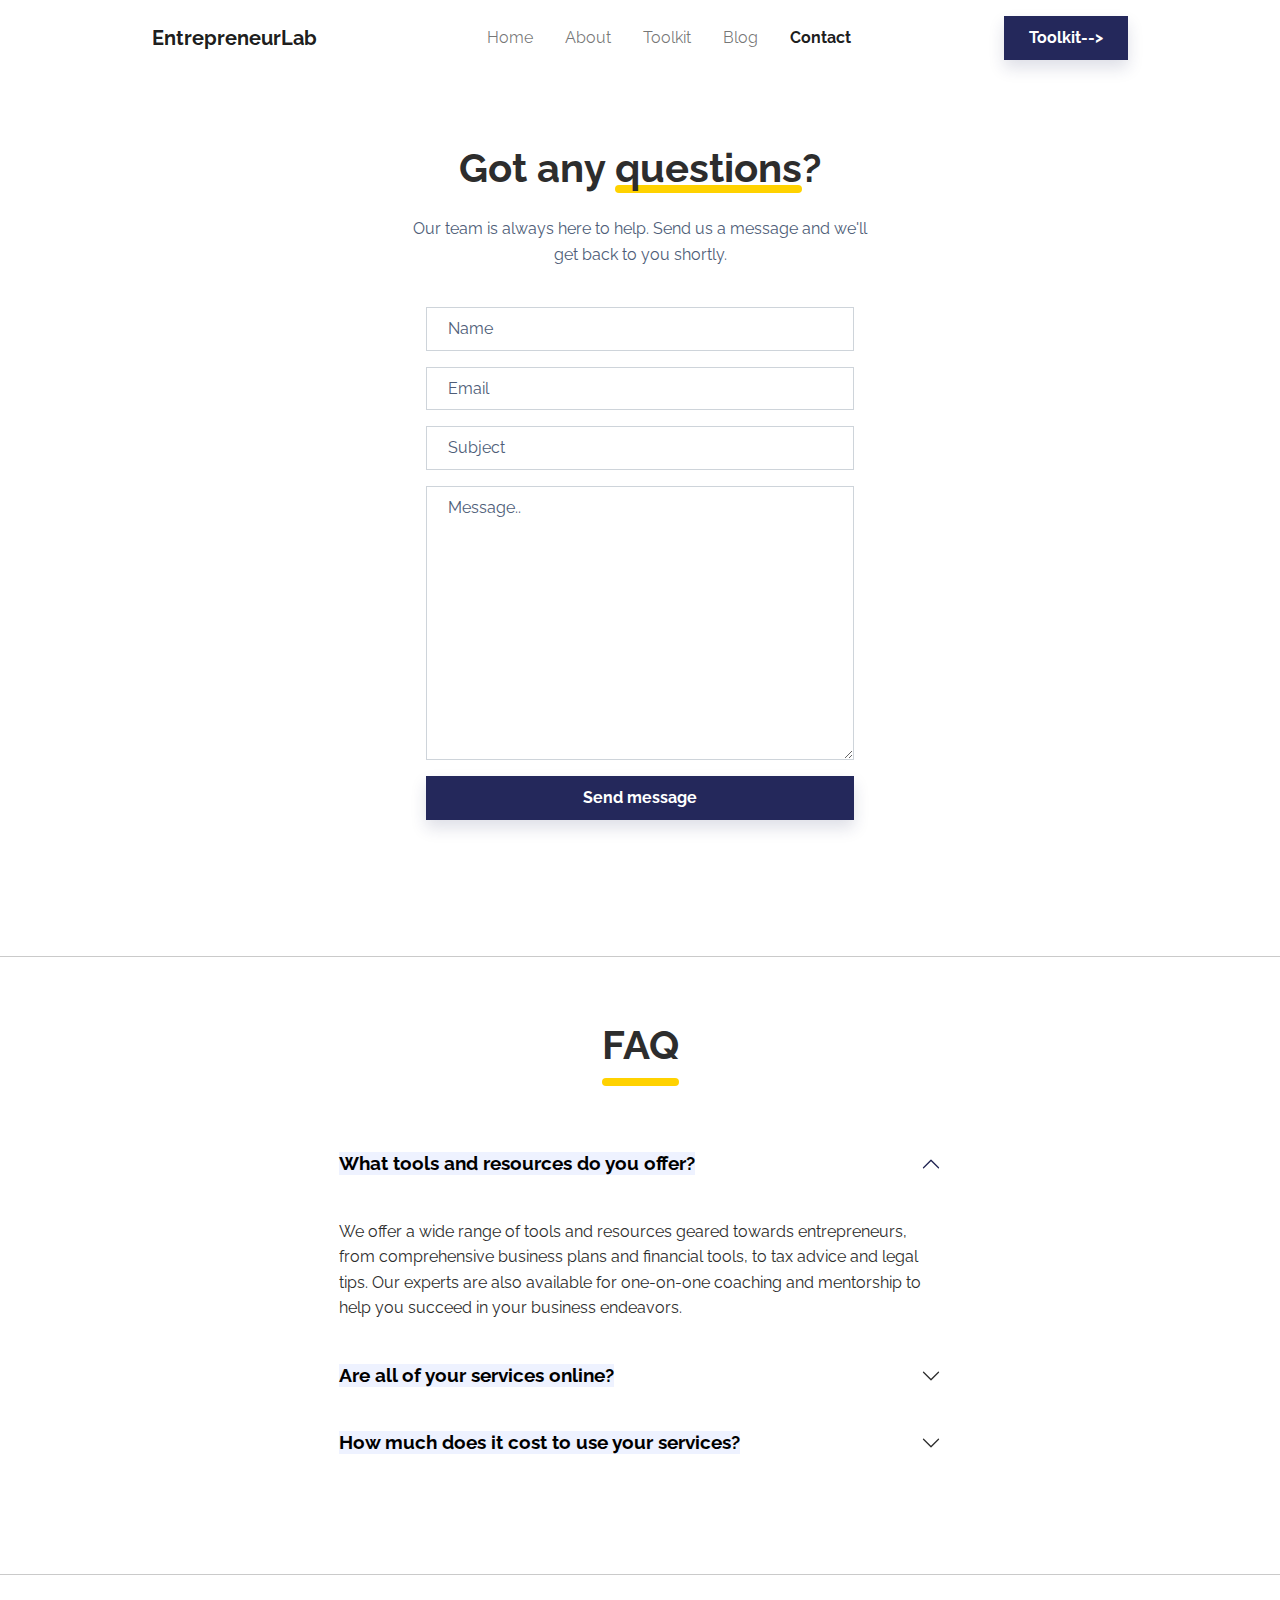
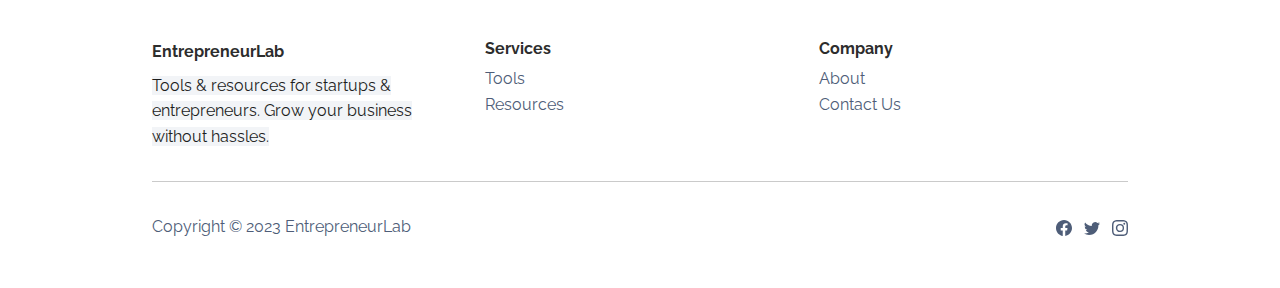
<file: contacts.html>
<!DOCTYPE html>
<html lang="en">

<head>
    <meta charset="utf-8">
    <meta name="viewport" content="width=device-width, initial-scale=1.0, shrink-to-fit=no">
    <title>Contact Us</title>
    <link rel="stylesheet" href="assets/bootstrap/css/bootstrap.min.css">
    <link rel="stylesheet" href="https://fonts.googleapis.com/css?family=Raleway:300italic,400italic,600italic,700italic,800italic,400,300,600,700,800&amp;display=swap">
</head>

<body>
    <nav class="navbar navbar-light navbar-expand-md fixed-top navbar-shrink py-3" id="mainNav">
        <div class="container"><a class="navbar-brand d-flex align-items-center" href="/"><span style="padding-top: 0px;">EntrepreneurLab</span></a><button data-bs-toggle="collapse" class="navbar-toggler" data-bs-target="#navcol-1"><span class="visually-hidden">Toggle navigation</span><span class="navbar-toggler-icon"></span></button>
            <div class="collapse navbar-collapse" id="navcol-1">
                <ul class="navbar-nav mx-auto">
                    <li class="nav-item"><a class="nav-link" href="index.html">Home</a></li>
                    <li class="nav-item"><a class="nav-link" href="about.html">About</a></li>
                    <li class="nav-item"><a class="nav-link" href="tools.html">Toolkit</a></li>
                    <li class="nav-item"><a class="nav-link" href="blog.html">Blog</a></li>
                    <li class="nav-item"><a class="nav-link active" href="contacts.html">Contact</a></li>
                </ul><a class="btn btn-primary shadow" role="button" href="tools.html">Toolkit--&gt;</a>
            </div>
        </div>
    </nav>
    <section class="py-5 mt-5">
        <div class="container py-5">
            <div class="row">
                <div class="col-md-8 col-xl-6 text-center mx-auto">
                    <h2 class="display-6 fw-bold mb-4">Got any <span class="underline">questions</span>?</h2>
                    <p class="text-muted">Our team is always here to help. Send us a message and we'll get back to you shortly.</p>
                </div>
            </div>
            <div class="row d-flex justify-content-center">
                <div class="col-md-6">
                    <div>
                       
                       
<form class="p-3 p-xl-4" target="_blank" action="https://formsubmit.co/nedalmarei@gmail.com" method="POST">
   
                        <div class="fields">
                            <div class="mb-3">
                                <input type="text" placeholder="Name" name="Name" class="form-control" required>
                            </div>
                           <div class="mb-3">
                                <input type="email" placeholder="Email" name="Email" class="form-control" required>
                            </div>
                        </div>
                        <div class="mb-3">
                            <input type="text" placeholder="Subject" name="Subject" class="form-control" required>
                        </div>
                        <div class="mb-3">
                            <textarea cols="30" rows="10" placeholder="Message.."
                name="Message"            class="form-control" required></textarea>
                        </div>
                         <input type="hidden" name="_captcha" value="false">

    <input type="hidden" name="_template" value="table">

    <input type="hidden" name="_next" value="https://entrepreneurlab.online/thanks.html">
                        <div class="button-area">
                            <button class="btn btn-primary shadow d-block w-100" type="submit">Send message</button>
                        </div>
                    </form>

                        </div>
                </div>
            </div>
        </div>
    </section>
    <hr>
    <section class="py-4 py-xl-5 mb-5">
        <div class="container">
            <div class="row mb-2">
                <div class="col-md-8 col-xl-6 text-center mx-auto">
                    <h2 class="display-6 fw-bold mb-5"><span class="pb-3 underline">FAQ<br></span></h2>
                   </div>
            </div>
            <div class="row mb-2">
                <div class="col-md-8 mx-auto">
                    <div class="accordion text-muted" role="tablist" id="accordion-1">
                        <div class="accordion-item">
                            
                           
                            <h2 class="accordion-header" role="tab"><button class="accordion-button" type="button" data-bs-toggle="collapse" data-bs-target="#accordion-1 .item-1" aria-expanded="true" aria-controls="accordion-1 .item-1"><br><span style="color: rgb(0, 0, 0); background-color: rgb(238, 242, 255);">What tools and resources do you offer?</span><br><br></button></h2>
                            <div class="accordion-collapse collapse show item-1" role="tabpanel" data-bs-parent="#accordion-1">
                                <div class="accordion-body">
                                    <p class="mb-0">We offer a wide range of tools and resources geared towards entrepreneurs, from comprehensive business plans and financial tools, to tax advice and legal tips. Our experts are also available for one-on-one coaching and mentorship to help you succeed in your business endeavors.</p>
                                </div>
                            </div>
                        </div>
                        <div class="accordion-item">
                            <h2 class="accordion-header" role="tab"><button class="accordion-button collapsed" type="button" data-bs-toggle="collapse" data-bs-target="#accordion-1 .item-2" aria-expanded="false" aria-controls="accordion-1 .item-2"><br><span style="color: rgb(0, 0, 0); background-color: rgb(238, 242, 255);">Are all of your services online?</span><br><br></button></h2>
                            <div class="accordion-collapse collapse item-2" role="tabpanel" data-bs-parent="#accordion-1">
                                <div class="accordion-body">
                                    <p class="mb-0">Yes, all of our services are offered online. We have a comprehensive website that is easy to navigate and use, with all of the tools and resources you need to help you achieve your goals.</p>
                                </div>
                            </div>
                        </div>
                        <div class="accordion-item">
                            <h2 class="accordion-header" role="tab"><button class="accordion-button collapsed" type="button" data-bs-toggle="collapse" data-bs-target="#accordion-1 .item-3" aria-expanded="false" aria-controls="accordion-1 .item-3"><span style="color: rgb(0, 0, 0); background-color: rgb(238, 242, 255);">How much does it cost to use your services?</span></button></h2>
                            <div class="accordion-collapse collapse item-3" role="tabpanel" data-bs-parent="#accordion-1">
                                <div class="accordion-body">
                                    <p class="mb-0">The cost of our services is based on the individual needs of the entrepreneur. We have competitive pricing plans to meet the budget of any entrepreneur.</p>
                                    
                                </div>
                            </div>
                        </div>
                    </div>
                </div>
            </div>
        </div>
    </section>
    <hr>
    <footer>
        <div class="container py-4 py-lg-5">
            <div class="row row-cols-2 row-cols-md-4">
                <div class="col-12 col-md-3 col-lg-4 col-xl-4">
                    <div class="fw-bold d-flex align-items-center mb-2"><span>EntrepreneurLab</span></div>
                    <p class="text-muted"><span style="color: rgb(29, 30, 30); background-color: rgb(242, 244, 247);">Tools &amp; resources for startups &amp; entrepreneurs. Grow your business without hassles.</span></p>
                </div>
                <div class="col-sm-3 col-md-4 col-xl-4 text-lg-start d-flex flex-column">
                    <h3 class="fs-6 fw-bold">Services</h3>
                    <ul class="list-unstyled">
                        <li><a href="tools.html">Tools</a></li>
                        <li><a href="tools.html">Resources</a></li>
                    </ul>
                </div>
                <div class="col-sm-3 col-md-3 col-xl-3 text-lg-start d-flex flex-column">
                    <h3 class="fs-6 fw-bold">Company</h3>
                    <ul class="list-unstyled">
                        <li><a href="about.html">About</a></li>
                        <li><a href="contacts.html">Contact Us</a></li>
                        <li></li>
                    </ul>
                </div>
            </div>
            <hr>
            <div class="text-muted d-flex justify-content-between align-items-center pt-3">
                <p class="mb-0">Copyright © 2023 EntrepreneurLab</p>
                <ul class="list-inline mb-0">
                    <li class="list-inline-item"><svg xmlns="http://www.w3.org/2000/svg" width="1em" height="1em" fill="currentColor" viewBox="0 0 16 16" class="bi bi-facebook">
                            <path d="M16 8.049c0-4.446-3.582-8.05-8-8.05C3.58 0-.002 3.603-.002 8.05c0 4.017 2.926 7.347 6.75 7.951v-5.625h-2.03V8.05H6.75V6.275c0-2.017 1.195-3.131 3.022-3.131.876 0 1.791.157 1.791.157v1.98h-1.009c-.993 0-1.303.621-1.303 1.258v1.51h2.218l-.354 2.326H9.25V16c3.824-.604 6.75-3.934 6.75-7.951z"></path>
                        </svg></li>
                    <li class="list-inline-item"><svg xmlns="http://www.w3.org/2000/svg" width="1em" height="1em" fill="currentColor" viewBox="0 0 16 16" class="bi bi-twitter">
                            <path d="M5.026 15c6.038 0 9.341-5.003 9.341-9.334 0-.14 0-.282-.006-.422A6.685 6.685 0 0 0 16 3.542a6.658 6.658 0 0 1-1.889.518 3.301 3.301 0 0 0 1.447-1.817 6.533 6.533 0 0 1-2.087.793A3.286 3.286 0 0 0 7.875 6.03a9.325 9.325 0 0 1-6.767-3.429 3.289 3.289 0 0 0 1.018 4.382A3.323 3.323 0 0 1 .64 6.575v.045a3.288 3.288 0 0 0 2.632 3.218 3.203 3.203 0 0 1-.865.115 3.23 3.23 0 0 1-.614-.057 3.283 3.283 0 0 0 3.067 2.277A6.588 6.588 0 0 1 .78 13.58a6.32 6.32 0 0 1-.78-.045A9.344 9.344 0 0 0 5.026 15z"></path>
                        </svg></li>
                    <li class="list-inline-item"><svg xmlns="http://www.w3.org/2000/svg" width="1em" height="1em" fill="currentColor" viewBox="0 0 16 16" class="bi bi-instagram">
                            <path d="M8 0C5.829 0 5.556.01 4.703.048 3.85.088 3.269.222 2.76.42a3.917 3.917 0 0 0-1.417.923A3.927 3.927 0 0 0 .42 2.76C.222 3.268.087 3.85.048 4.7.01 5.555 0 5.827 0 8.001c0 2.172.01 2.444.048 3.297.04.852.174 1.433.372 1.942.205.526.478.972.923 1.417.444.445.89.719 1.416.923.51.198 1.09.333 1.942.372C5.555 15.99 5.827 16 8 16s2.444-.01 3.298-.048c.851-.04 1.434-.174 1.943-.372a3.916 3.916 0 0 0 1.416-.923c.445-.445.718-.891.923-1.417.197-.509.332-1.09.372-1.942C15.99 10.445 16 10.173 16 8s-.01-2.445-.048-3.299c-.04-.851-.175-1.433-.372-1.941a3.926 3.926 0 0 0-.923-1.417A3.911 3.911 0 0 0 13.24.42c-.51-.198-1.092-.333-1.943-.372C10.443.01 10.172 0 7.998 0h.003zm-.717 1.442h.718c2.136 0 2.389.007 3.232.046.78.035 1.204.166 1.486.275.373.145.64.319.92.599.28.28.453.546.598.92.11.281.24.705.275 1.485.039.843.047 1.096.047 3.231s-.008 2.389-.047 3.232c-.035.78-.166 1.203-.275 1.485a2.47 2.47 0 0 1-.599.919c-.28.28-.546.453-.92.598-.28.11-.704.24-1.485.276-.843.038-1.096.047-3.232.047s-2.39-.009-3.233-.047c-.78-.036-1.203-.166-1.485-.276a2.478 2.478 0 0 1-.92-.598 2.48 2.48 0 0 1-.6-.92c-.109-.281-.24-.705-.275-1.485-.038-.843-.046-1.096-.046-3.233 0-2.136.008-2.388.046-3.231.036-.78.166-1.204.276-1.486.145-.373.319-.64.599-.92.28-.28.546-.453.92-.598.282-.11.705-.24 1.485-.276.738-.034 1.024-.044 2.515-.045v.002zm4.988 1.328a.96.96 0 1 0 0 1.92.96.96 0 0 0 0-1.92zm-4.27 1.122a4.109 4.109 0 1 0 0 8.217 4.109 4.109 0 0 0 0-8.217zm0 1.441a2.667 2.667 0 1 1 0 5.334 2.667 2.667 0 0 1 0-5.334z"></path>
                        </svg></li>
                </ul>
            </div>
        </div>
    </footer>
    <script src="assets/bootstrap/js/bootstrap.min.js"></script>
    <script src="assets/js/startup-modern.js"></script>
</body>

</html>
</file>
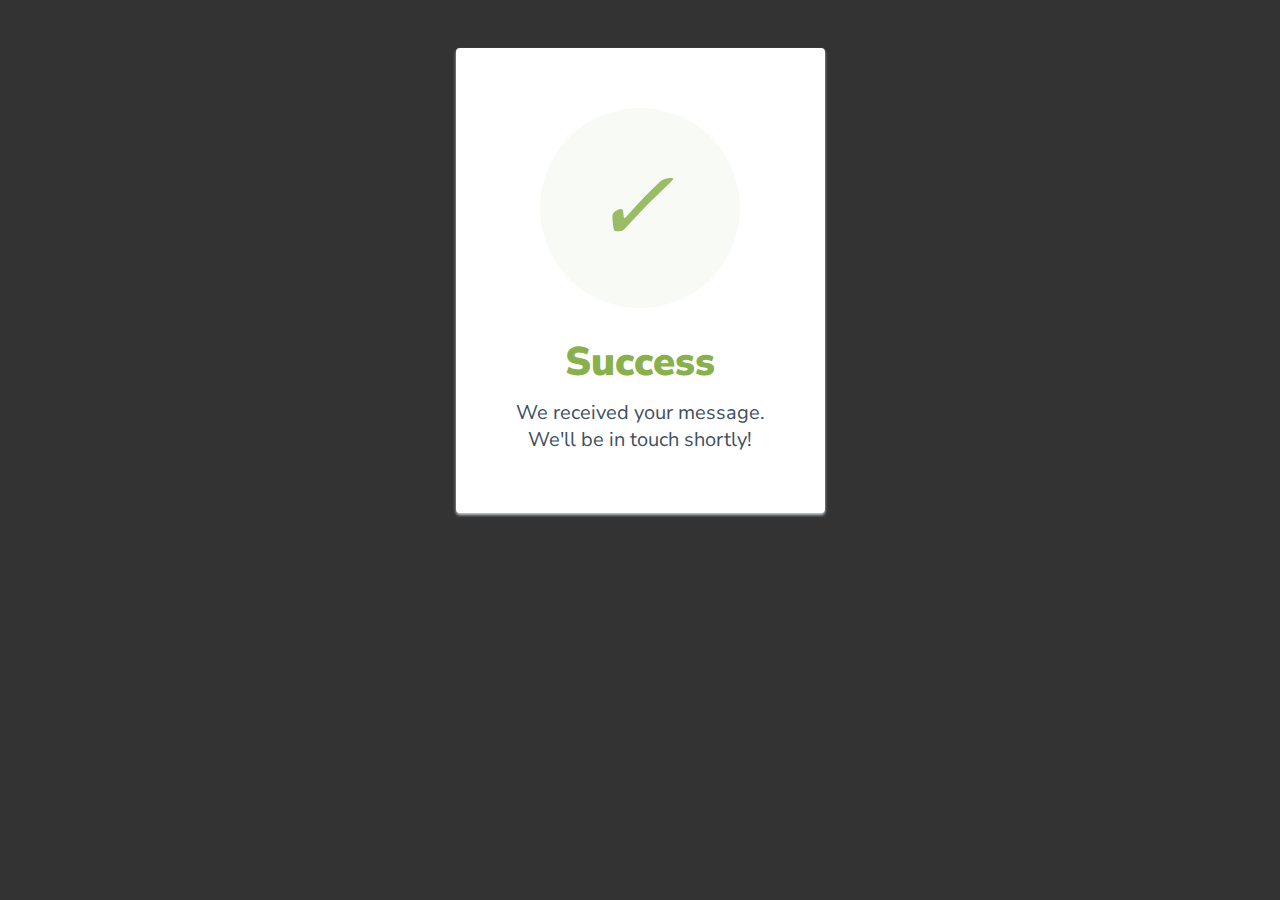
<file: thanks.html>
<html>
  <head>
    <link href="https://fonts.googleapis.com/css?family=Nunito+Sans:400,400i,700,900&display=swap" rel="stylesheet">
 
   <meta http-equiv="refresh" content="5; url = index.html" />
  </head>
    <style>
      body {
        text-align: center;
        padding: 40px 0;
        background: #333;
      }
        h1 {
          color: #88B04B;
          font-family: "Nunito Sans", "Helvetica Neue", sans-serif;
          font-weight: 900;
          font-size: 40px;
          margin-bottom: 10px;
        }
        p {
          color: #404F5E;
          font-family: "Nunito Sans", "Helvetica Neue", sans-serif;
          font-size:20px;
          margin: 0;
        }
      i {
        color: #9ABC66;
        font-size: 100px;
        line-height: 200px;
        margin-left:-15px;
      }
      .card {
        background: white;
        padding: 60px;
        border-radius: 4px;
        box-shadow: 0 2px 3px #C8D0D8;
        display: inline-block;
        margin: 0 auto;
      }
    </style>
    <body>
      <div class="card">
      <div style="border-radius:200px; height:200px; width:200px; background: #F8FAF5; margin:0 auto;">
        <i class="checkmark">✓</i>
      </div>
        <h1>Success</h1> 
        <p>We received your message.<br/> We'll be in touch shortly!</p>
      </div>
    </body>
</html>
</file>
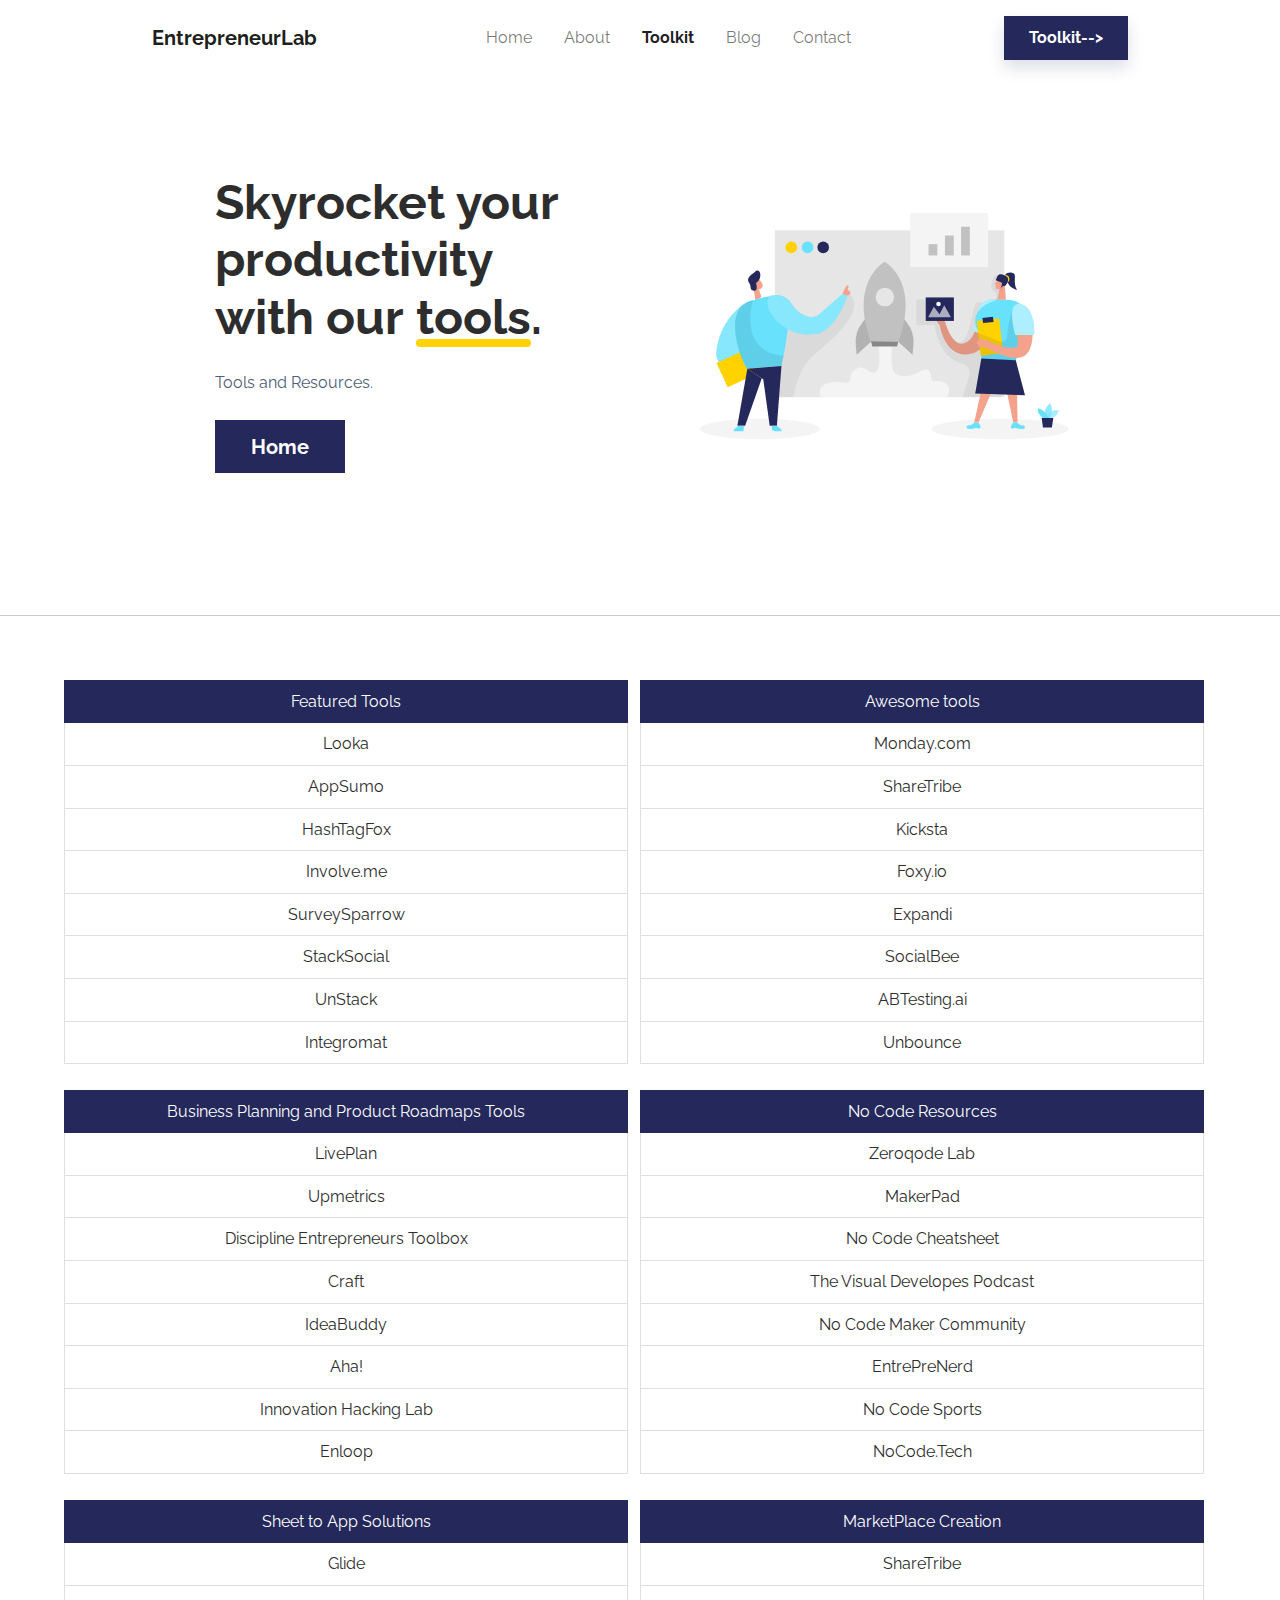
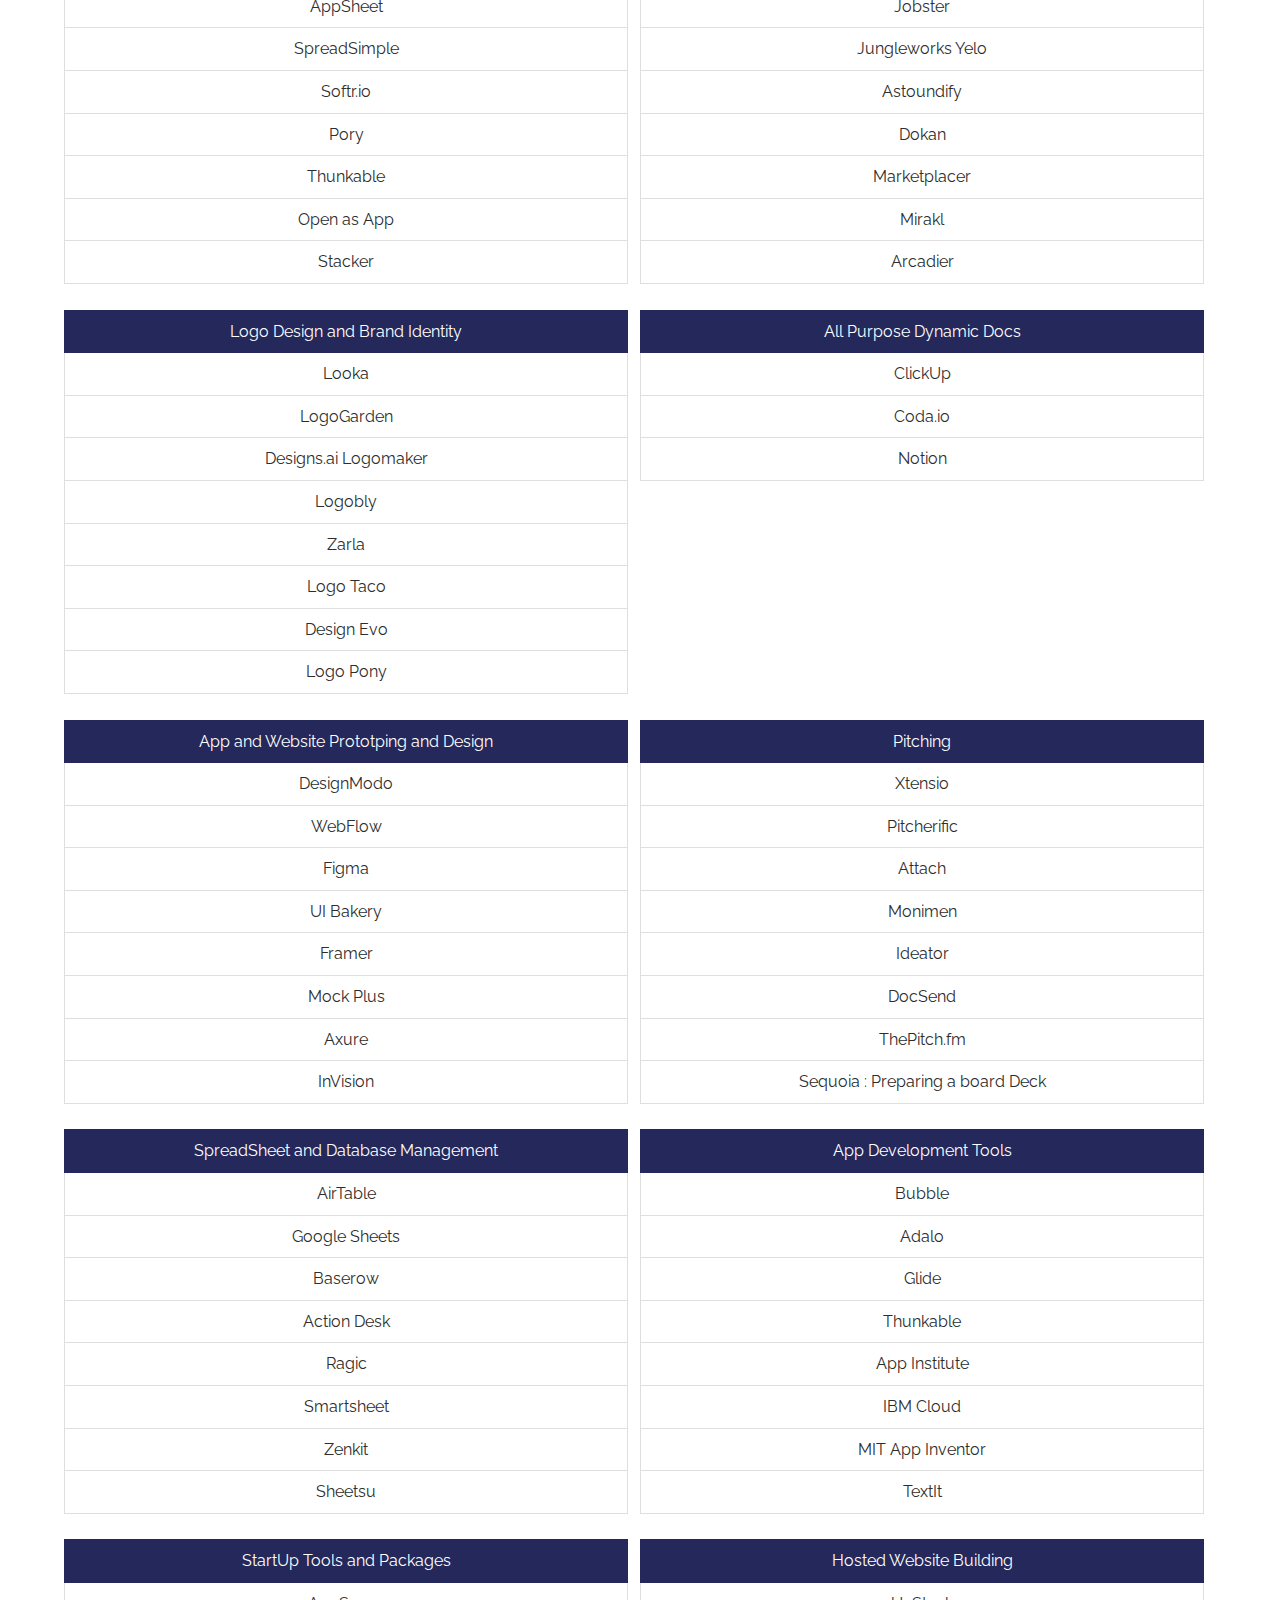
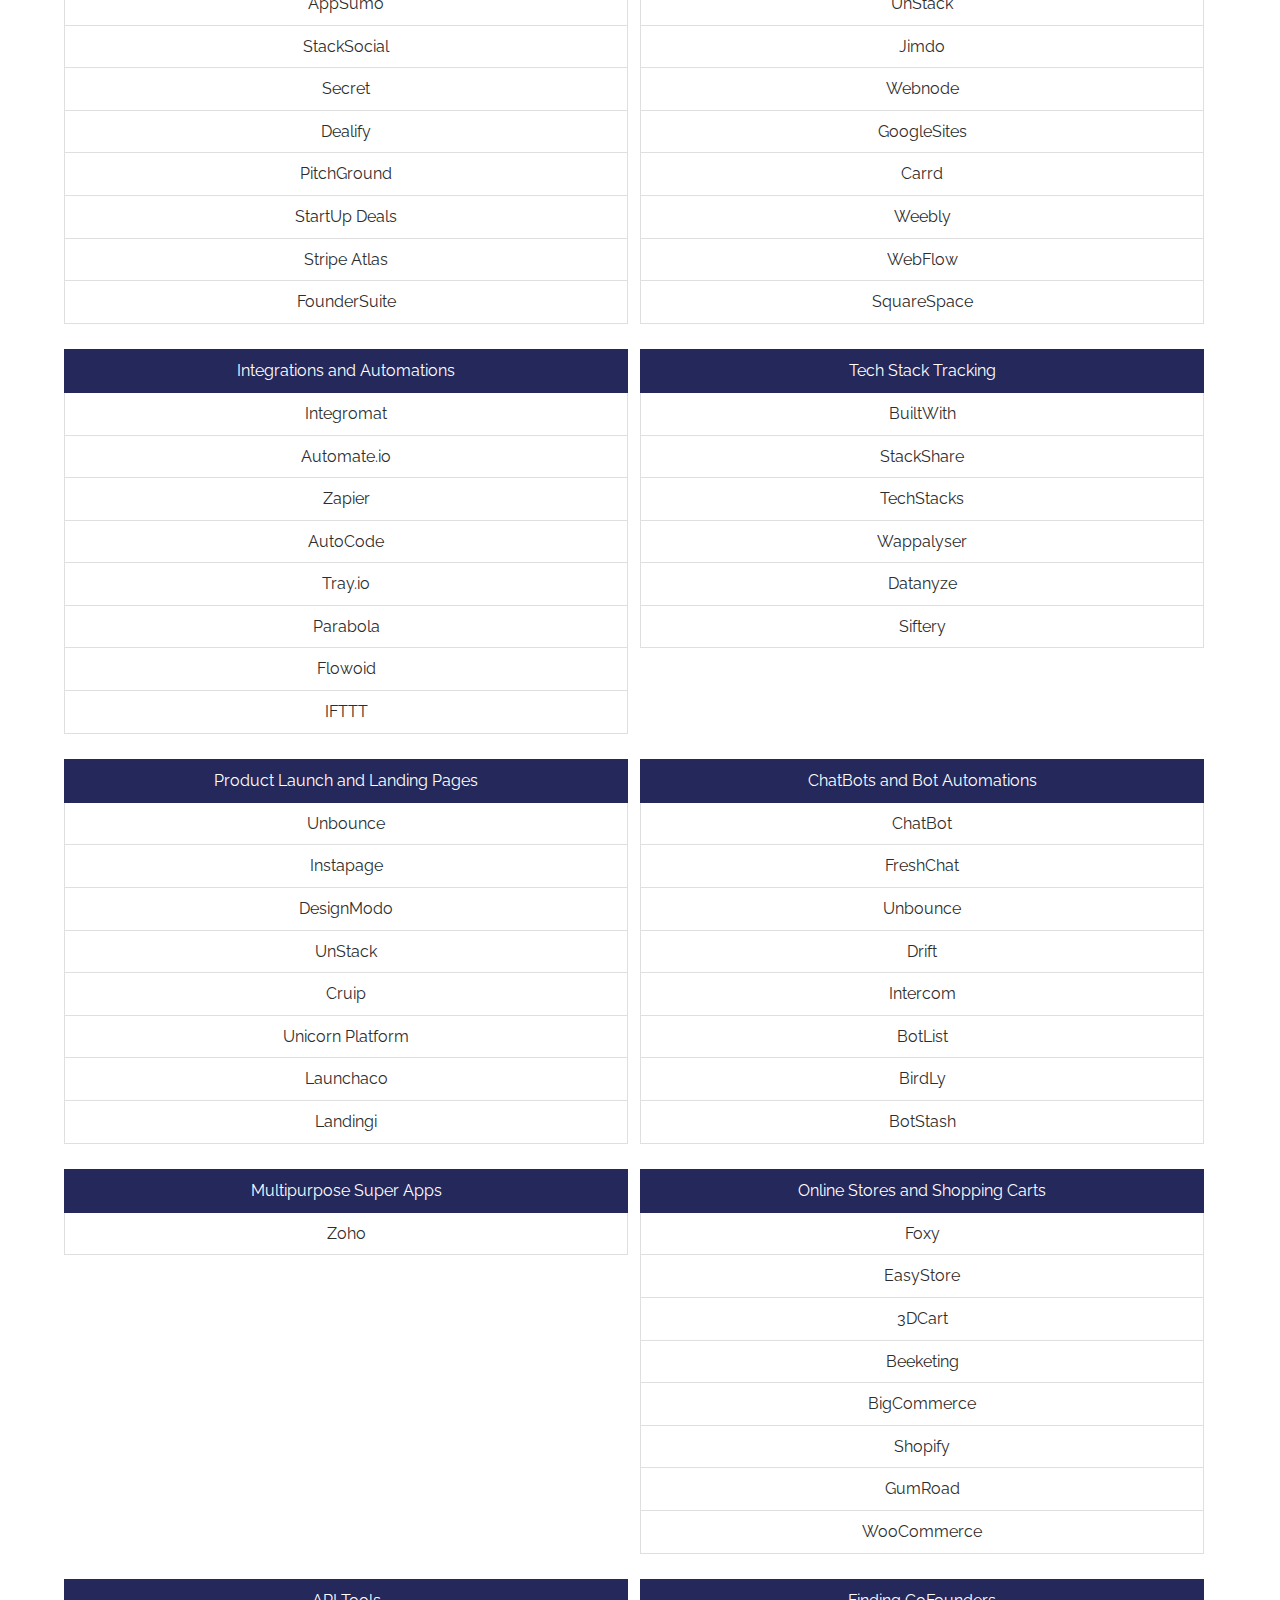
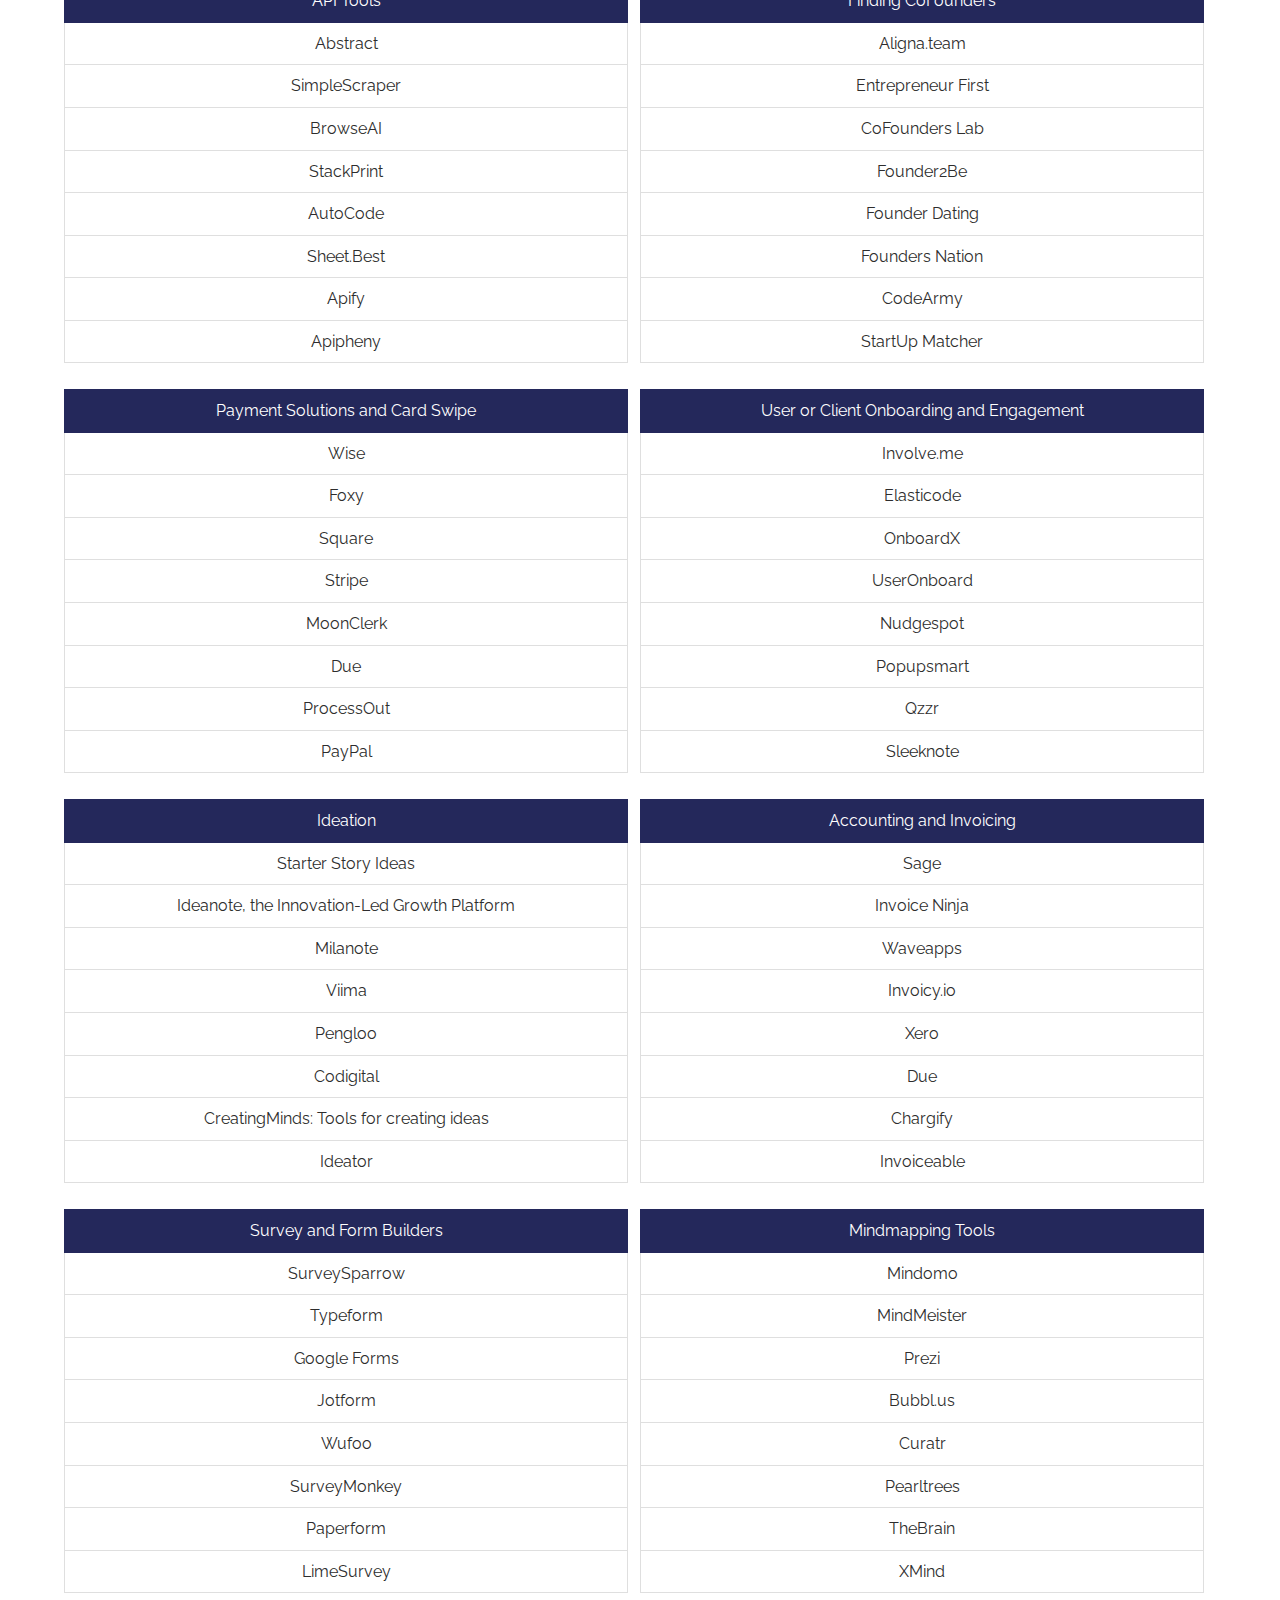
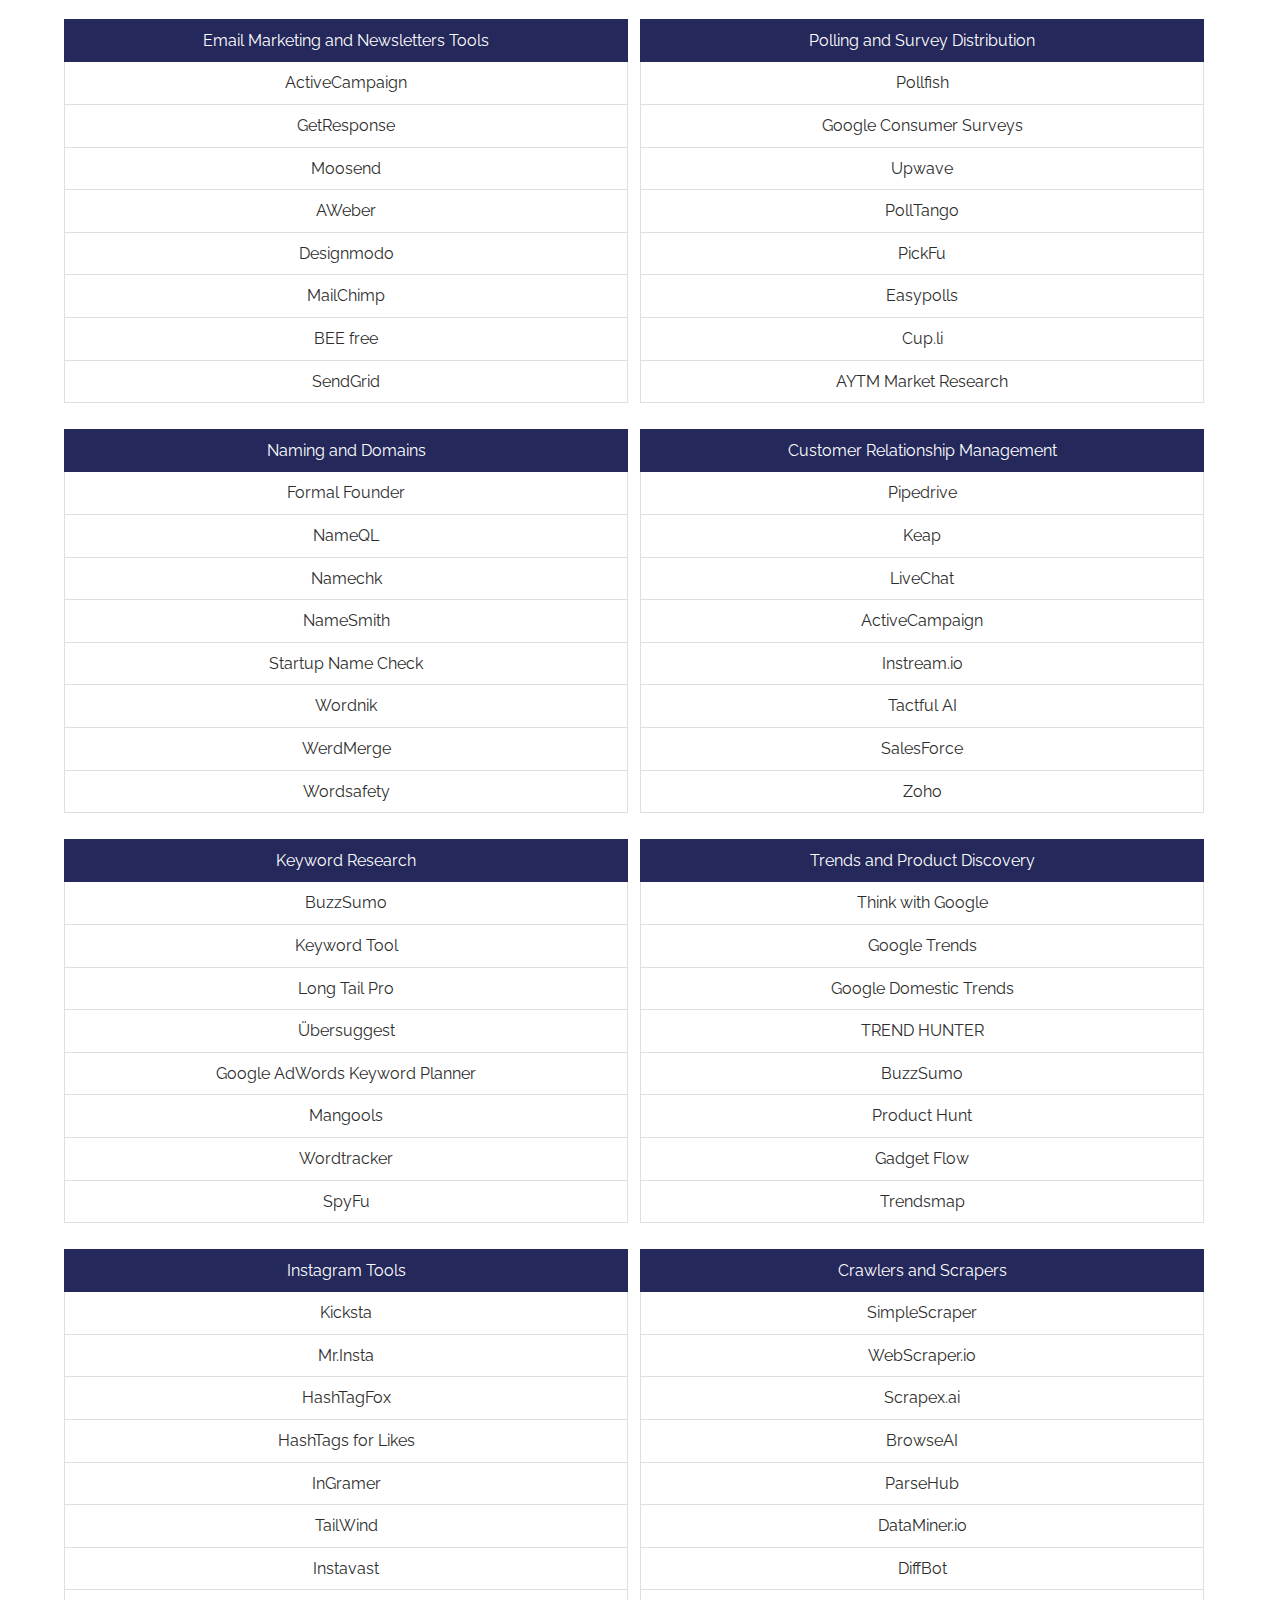
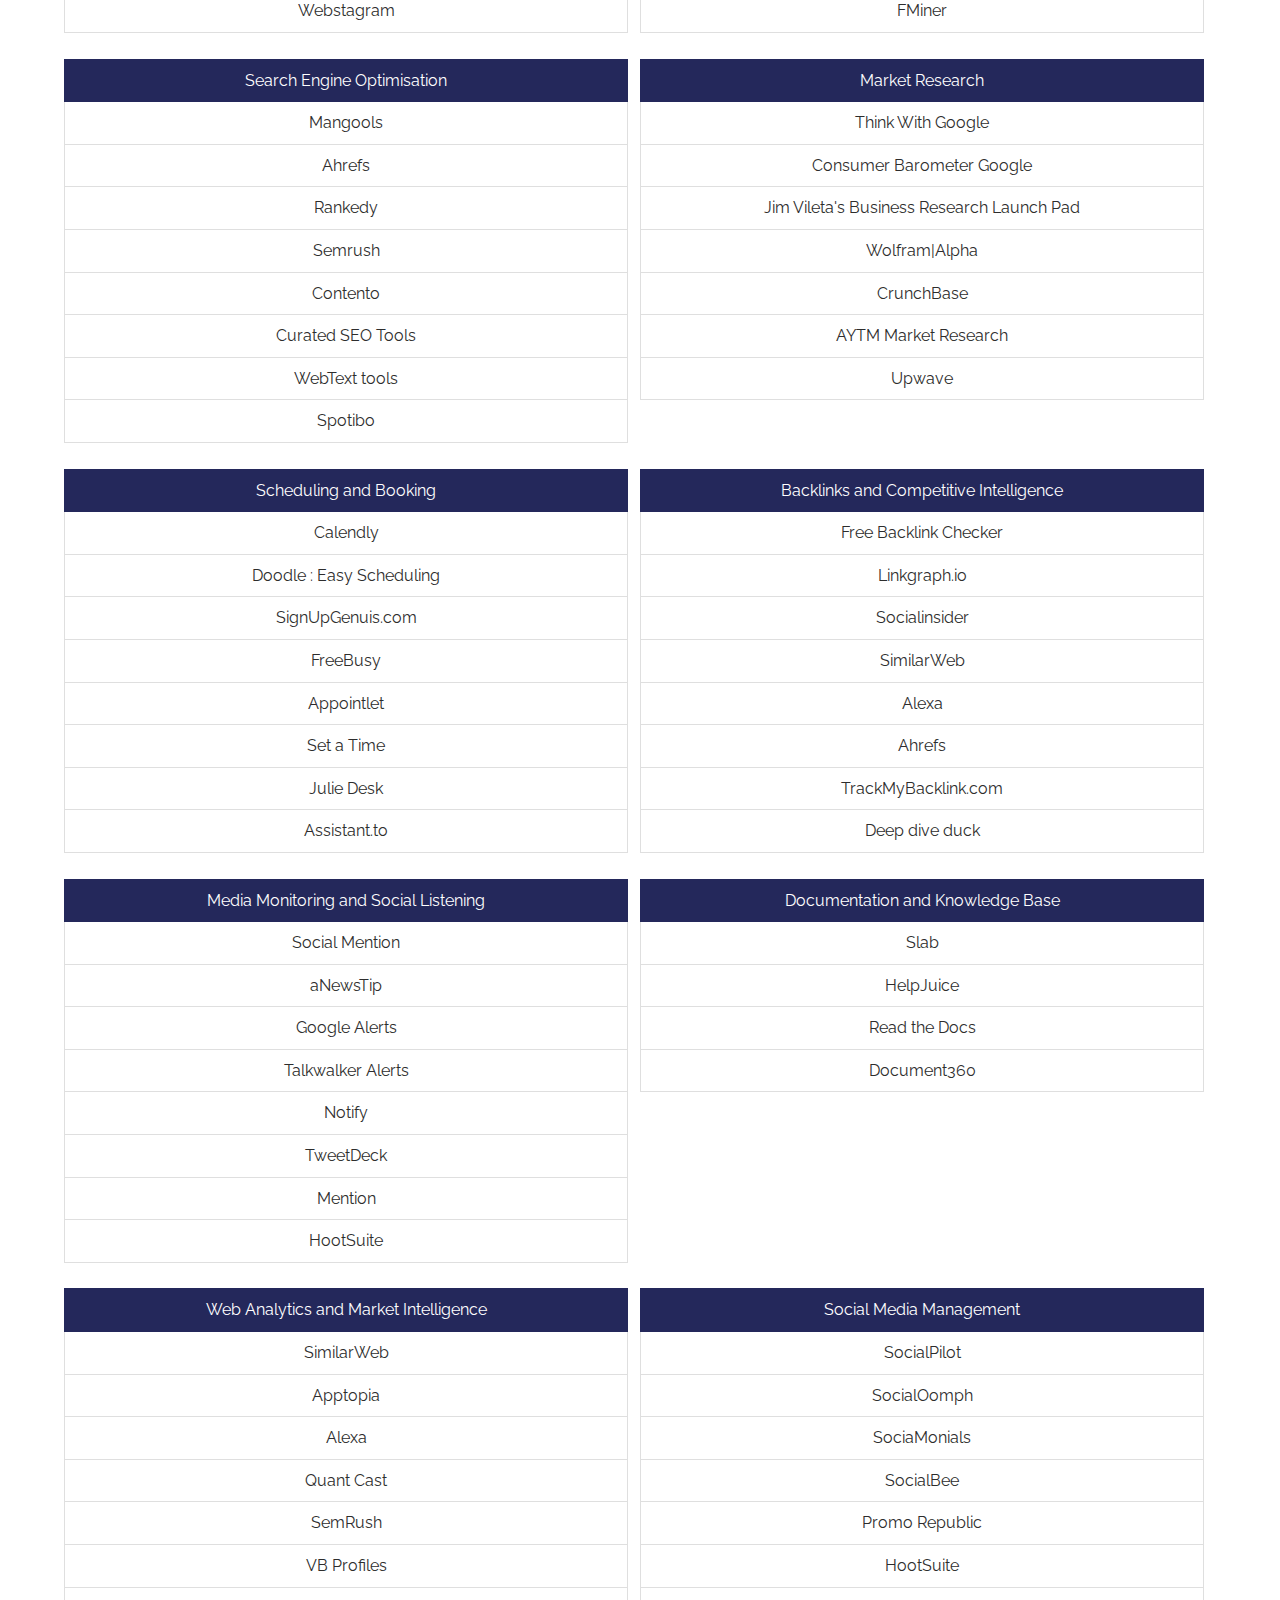
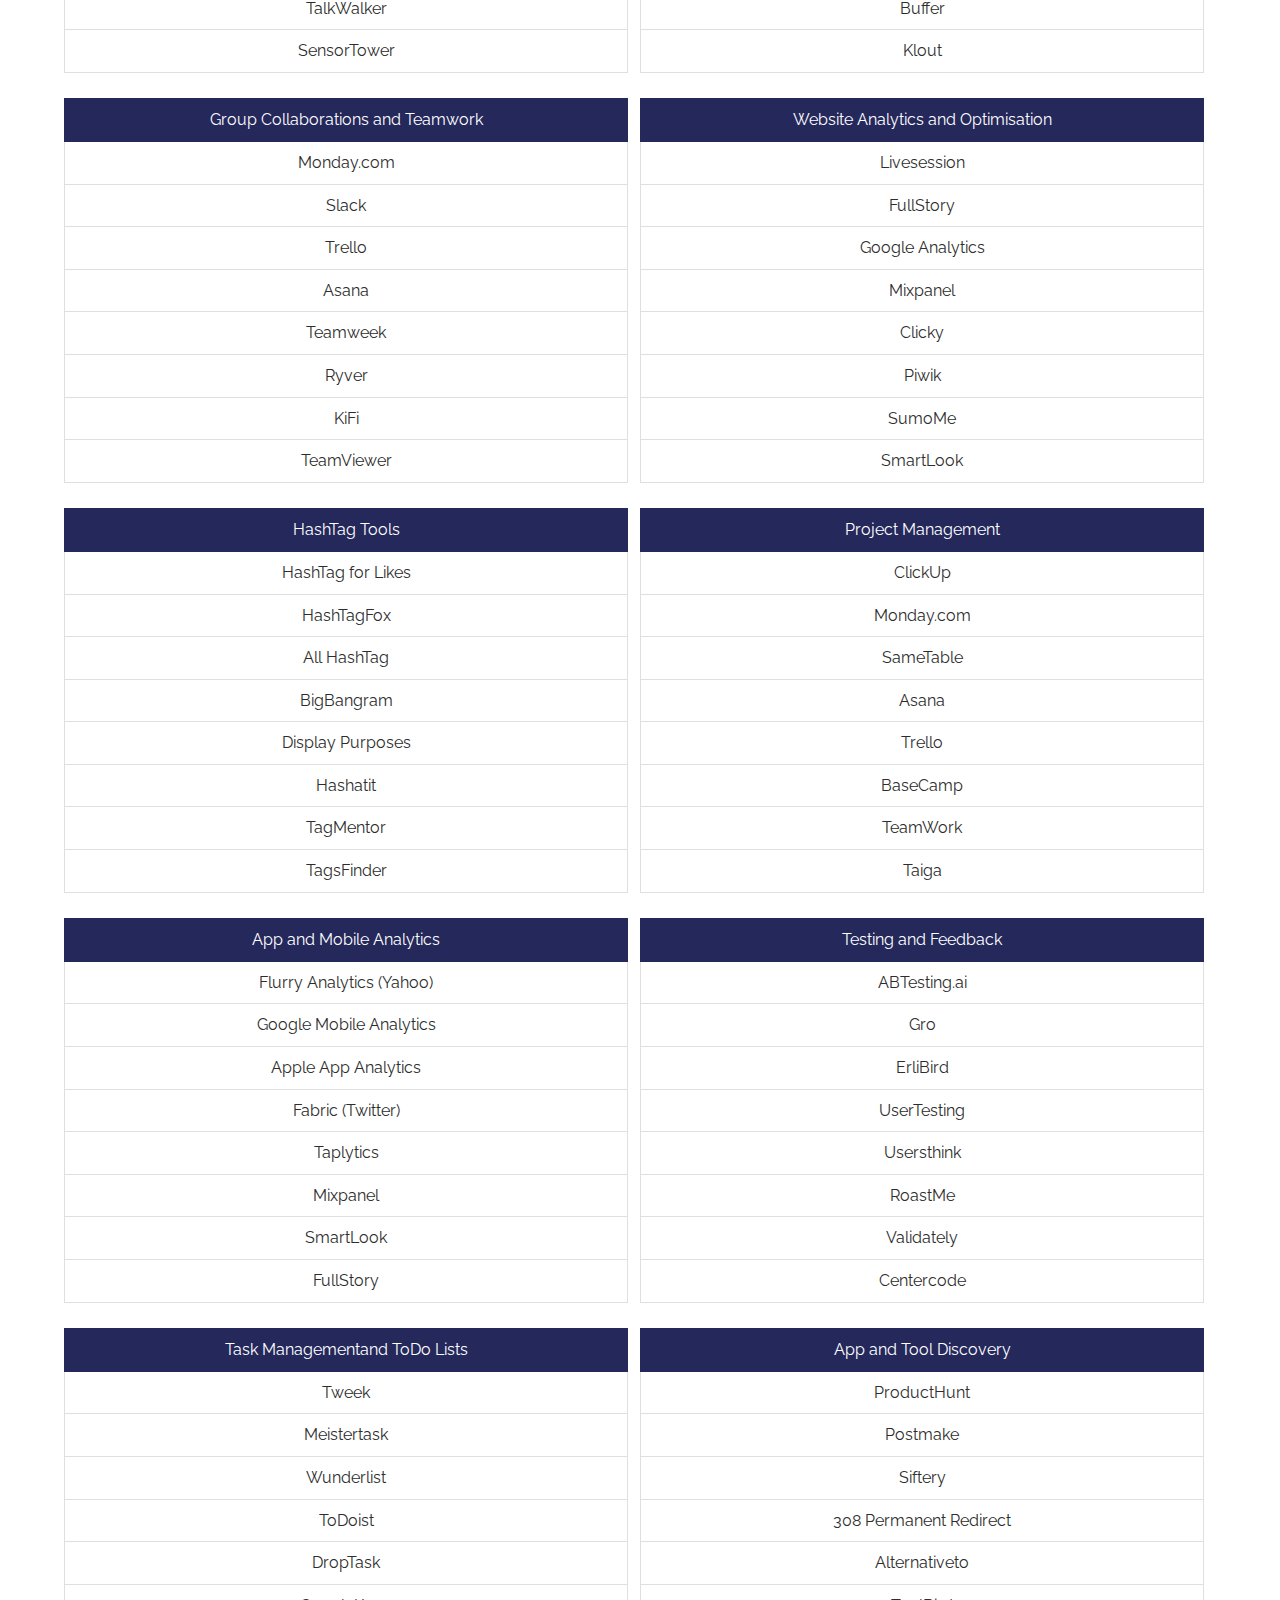
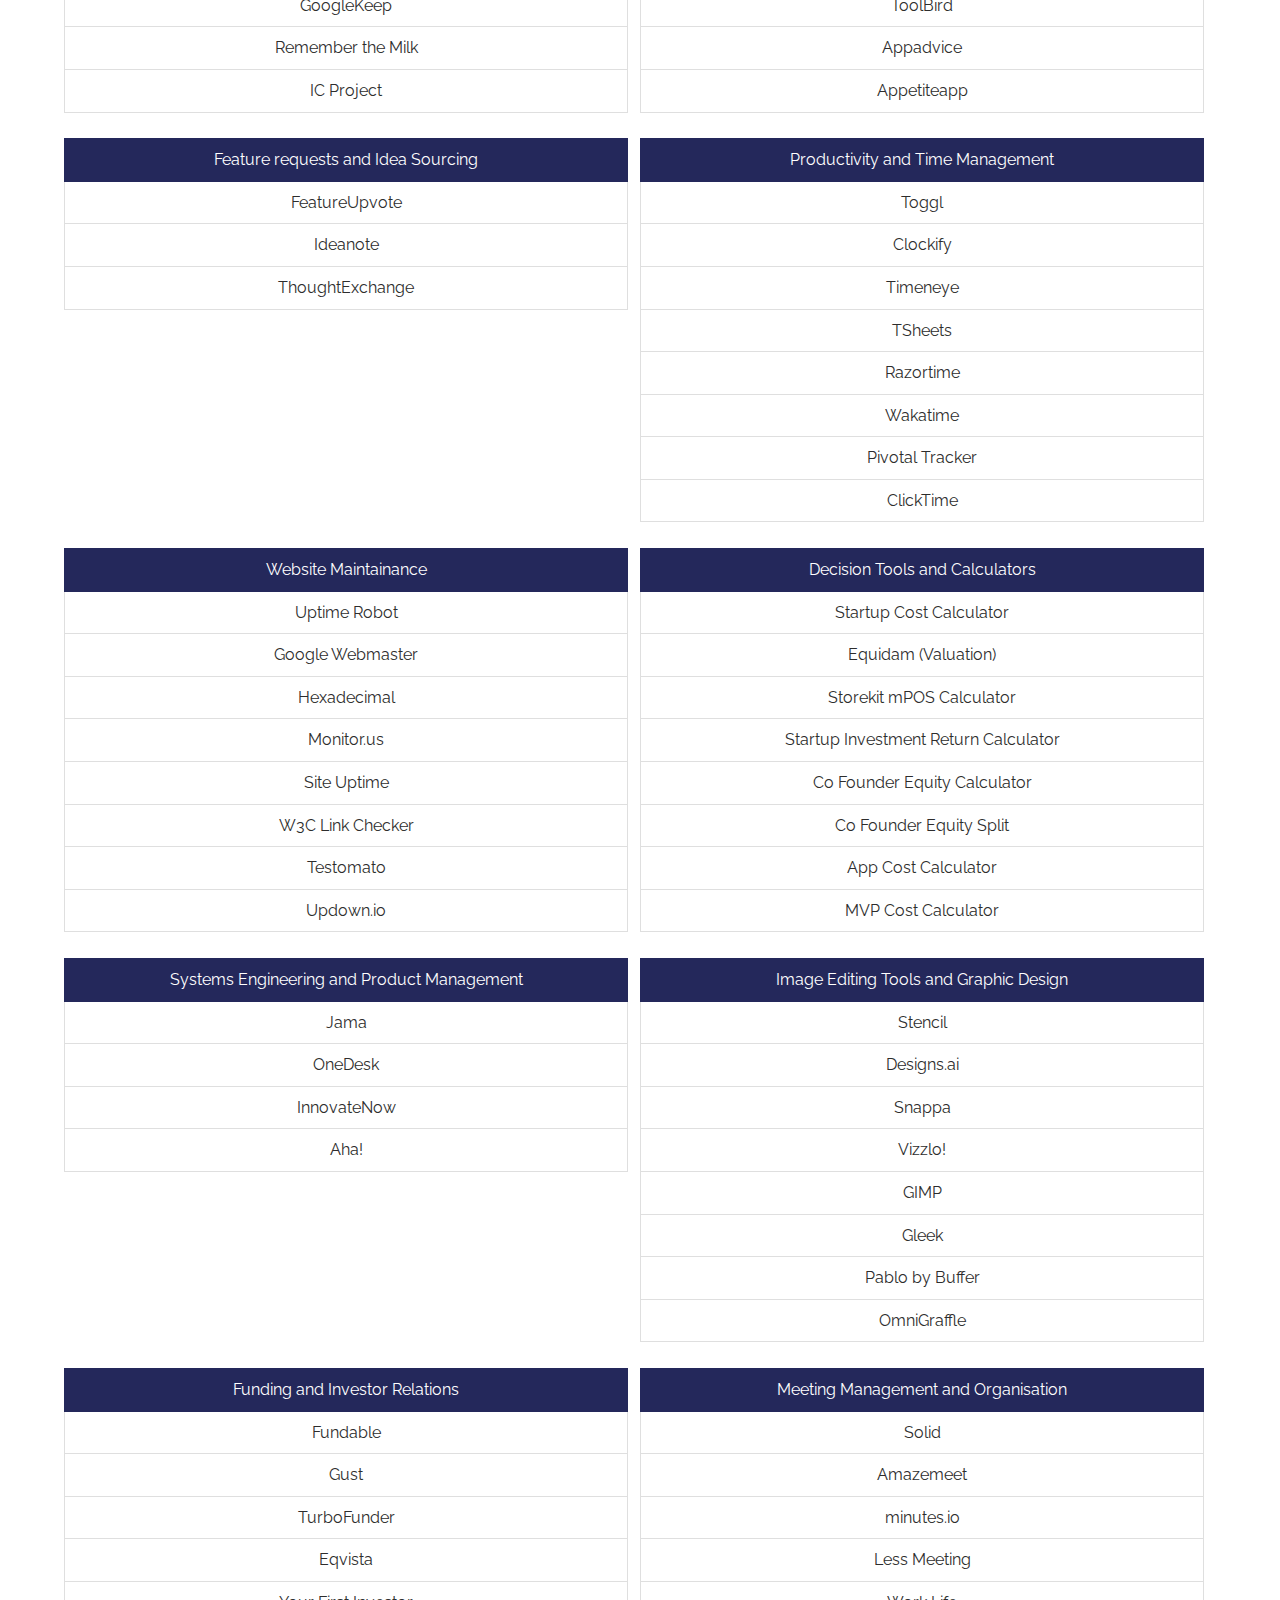
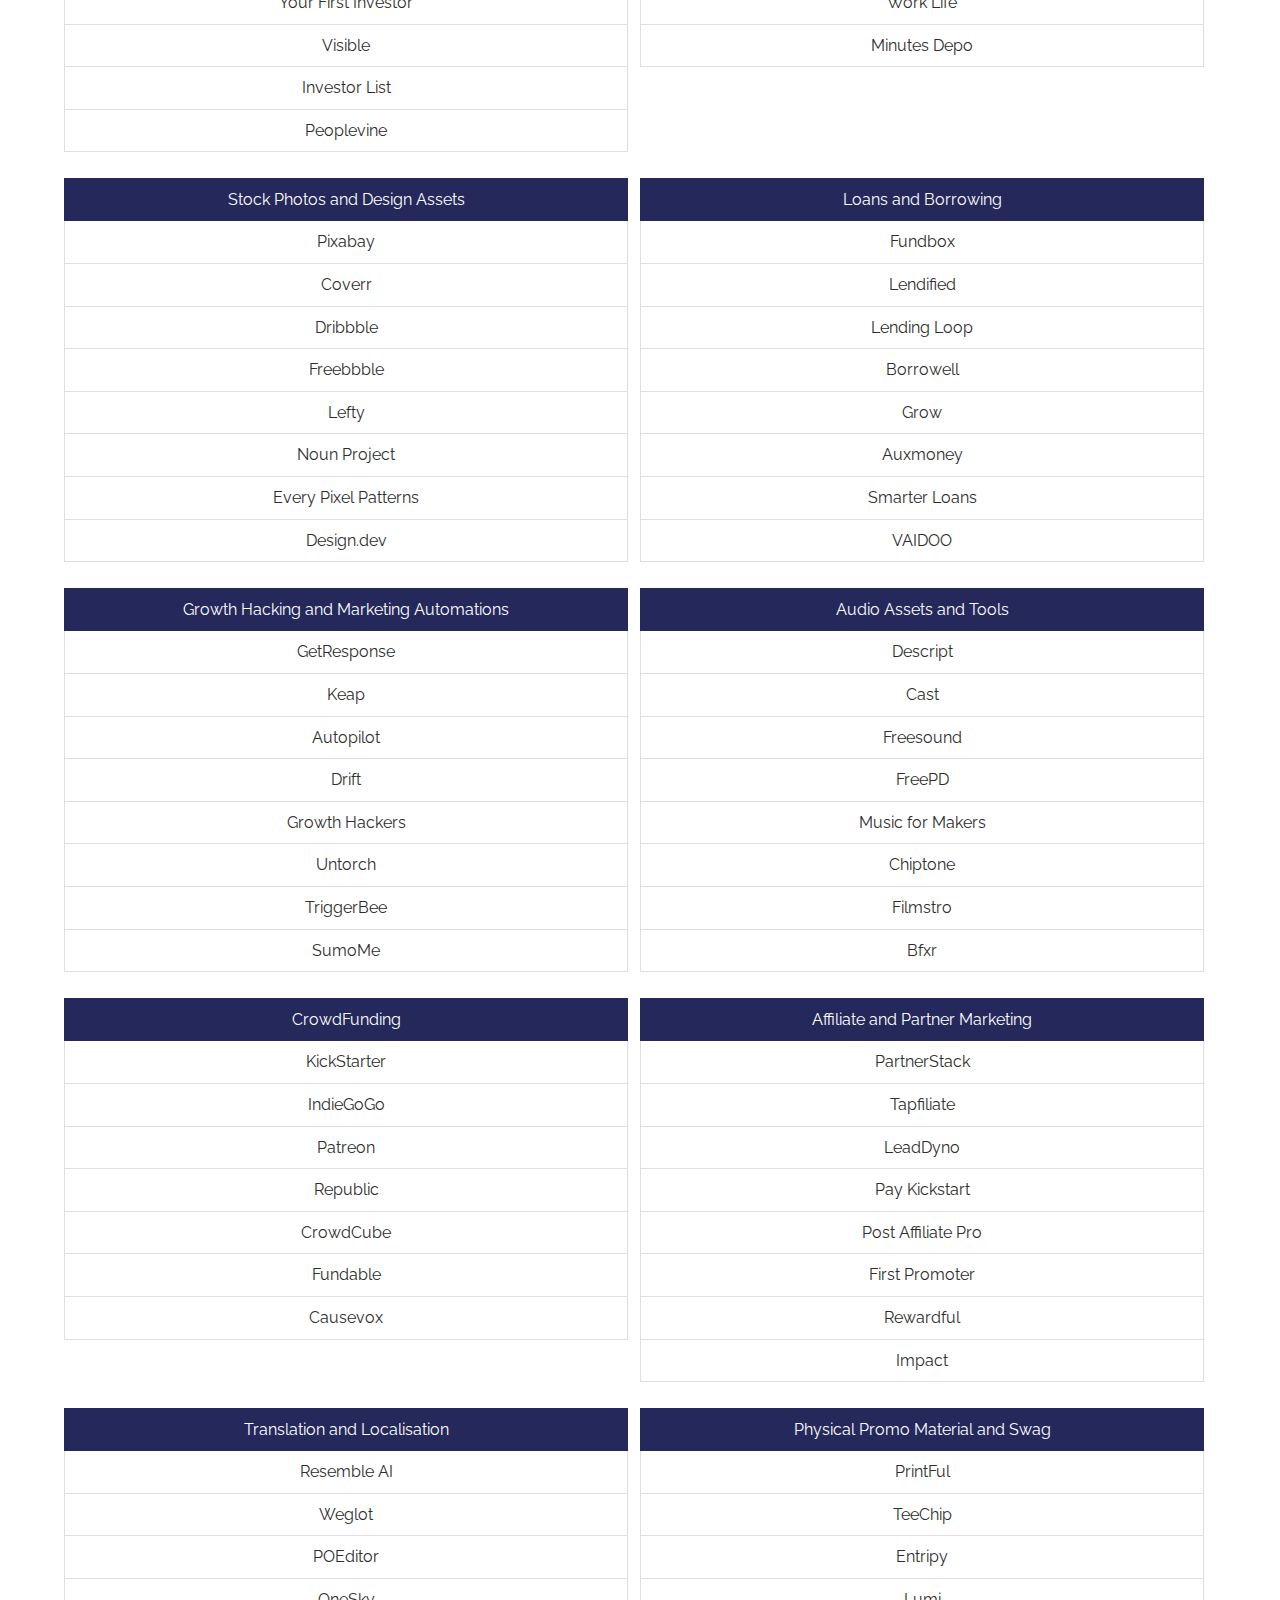
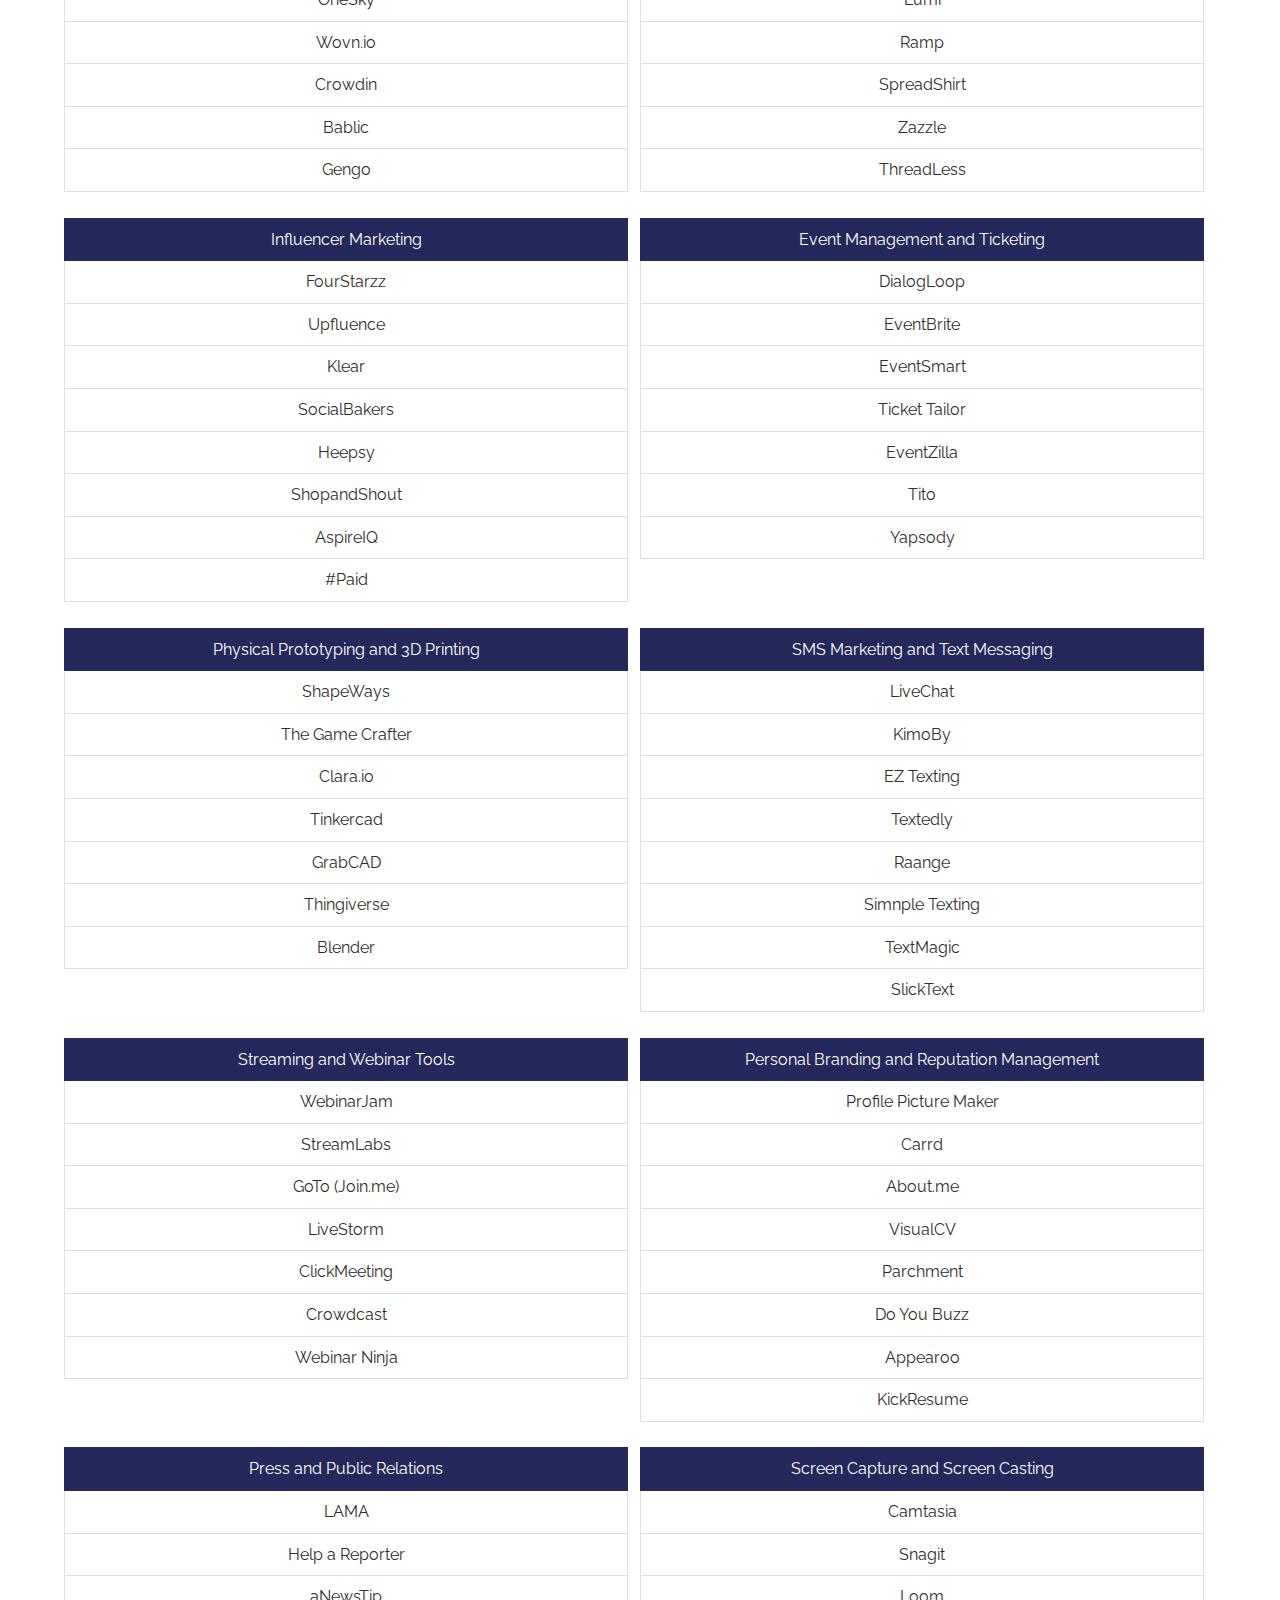
<file: tools.html>
<!DOCTYPE html>
<html lang="en">

<head>
    <meta charset="utf-8">
    <meta name="viewport" content="width=device-width, initial-scale=1.0, shrink-to-fit=no">
    <title>Tools</title>
    <link rel="stylesheet" href="assets/bootstrap/css/bootstrap.min.css">
    <link rel="stylesheet" href="https://fonts.googleapis.com/css?family=Raleway:300italic,400italic,600italic,700italic,800italic,400,300,600,700,800&amp;display=swap">
</head>

<body>
    <nav class="navbar navbar-light navbar-expand-md fixed-top navbar-shrink py-3" id="mainNav">
        <div class="container"><a class="navbar-brand d-flex align-items-center" href="/"><span style="padding-top: 0px;">EntrepreneurLab</span></a><button data-bs-toggle="collapse" class="navbar-toggler" data-bs-target="#navcol-1"><span class="visually-hidden">Toggle navigation</span><span class="navbar-toggler-icon"></span></button>
            <div class="collapse navbar-collapse" id="navcol-1">
                <ul class="navbar-nav mx-auto">
                    <li class="nav-item"><a class="nav-link" href="index.html">Home</a></li>
                    <li class="nav-item"><a class="nav-link" href="about.html">About</a></li>
                    <li class="nav-item"><a class="nav-link active" href="tools.html">Toolkit</a></li>
                    <li class="nav-item"><a class="nav-link" href="blog.html">Blog</a></li>
                    <li class="nav-item"><a class="nav-link" href="contacts.html">Contact</a></li>
                </ul><a class="btn btn-primary shadow" role="button" href="tools.html">Toolkit--&gt;</a>
            </div>
        </div>
    </nav>
    <section class="py-5 mt-5">
        <div class="container py-4 py-xl-5">
            <div class="row gy-4 gy-md-0">
                <div class="col-md-6 text-center text-md-start d-flex d-sm-flex d-md-flex justify-content-center align-items-center justify-content-md-start align-items-md-center justify-content-xl-center">
                    <div style="max-width: 350px;">
                        <h1 class="display-5 fw-bold mb-4">Skyrocket your productivity with our&nbsp;<span class="underline">tools</span>.</h1>
                        <p class="text-muted my-4">Tools and Resources.</p><a class="btn btn-primary btn-lg me-2" role="button" href="#">Home</a>
                    </div>
                </div>
                <div class="col-md-6">
                    <div><img class="rounded img-fluid w-100 fit-cover" style="min-height: 300px;" src="assets/img/illustrations/startup.svg"></div>
                </div>
            </div>
        </div>
    </section><hr>
    <section class="py-5">
       
       
       
        <center>
<div class="row" style="max-width: 90%;">
	<div class="list-group" style="width:50%;">
  <a href="#" class="list-group-item list-group-item-action active disabled">
    Featured Tools
  </a>
  <a href="https://looka.com" class="list-group-item list-group-item-action">Looka</a>
  <a href="https://appsumo.com" class="list-group-item list-group-item-action">AppSumo</a>
  <a href="https://hashtagfox.com" class="list-group-item list-group-item-action">HashTagFox</a>
  <a href="https://www.involve.me" class="list-group-item list-group-item-action">Involve.me</a>
  <a href="https://surveysparrow.com/" class="list-group-item list-group-item-action">SurveySparrow</a>
  <a href="https://stacksocial.com" class="list-group-item list-group-item-action">StackSocial</a>
  <a href="https://unstack.com" class="list-group-item list-group-item-action">UnStack</a>
  <a href="https://make.com" class="list-group-item list-group-item-action">Integromat</a>
</div>
<br>
	<div class="list-group" style="width:50%;">
  <a href="#" class="list-group-item list-group-item-action active disabled">
    Awesome tools
  </a>
  <a href="https://monday.com" class="list-group-item list-group-item-action">Monday.com</a>
  <a href="https://sharetribe.com" class="list-group-item list-group-item-action">ShareTribe</a>
  <a href="https://kicksta.co" class="list-group-item list-group-item-action">Kicksta</a>
  <a href="https://foxy.io" class="list-group-item list-group-item-action">Foxy.io</a>
    <a href="https://expandi.io" class="list-group-item list-group-item-action">Expandi</a>
  <a href="https://socialbee.io" class="list-group-item list-group-item-action">SocialBee</a>
  <a href="https://abtesting.ai" class="list-group-item list-group-item-action">ABTesting.ai</a>
  <a href="https://unbounce.com" class="list-group-item list-group-item-action">Unbounce</a>
</div></div>
<br>
<div class="row" style="max-width: 90%;">
<div class="list-group" style="width:50%;">
  <a href="#" class="list-group-item list-group-item-action active disabled">
    Business Planning and Product Roadmaps Tools
  </a>
  <a href="https://liveplan.com" class="list-group-item list-group-item-action">LivePlan</a>
  <a href="https://upmetrics.co" class="list-group-item list-group-item-action">Upmetrics</a>
  <a href="https://detoolbox.com" class="list-group-item list-group-item-action">Discipline Entrepreneurs Toolbox</a>
  <a href="https://craft.io" class="list-group-item list-group-item-action">Craft</a>
  <a href="https://ideabuddy.com" class="list-group-item list-group-item-action">IdeaBuddy</a>
  <a href="https://aha.io" class="list-group-item list-group-item-action">Aha!</a>
  <a href="https://innovationhackinglab.com" class="list-group-item list-group-item-action">Innovation Hacking Lab</a>
  <a href="https://enloop.com" class="list-group-item list-group-item-action">Enloop</a>
</div>
<br>
<div class="list-group" style="width:50%;">
  <a href="#" class="list-group-item list-group-item-action active disabled">
    No Code Resources
  </a>
  <a href="https://zeroqode.com" class="list-group-item list-group-item-action">Zeroqode Lab</a>
  <a href="https://makerpad.co" class="list-group-item list-group-item-action">MakerPad</a>
  <a href="https://nocodecheatsheet.com" class="list-group-item list-group-item-action">No Code Cheatsheet</a>
  <a href="https://visualdev.fm" class="list-group-item list-group-item-action">The Visual Developes Podcast</a>
  <a href="https://nucode.co" class="list-group-item list-group-item-action">No Code Maker Community</a>
  <a href="#" class="list-group-item list-group-item-action">EntrePreNerd</a>
  <a href="https://nocodesports.com" class="list-group-item list-group-item-action">No Code Sports</a>
  <a href="https://nocode.tech" class="list-group-item list-group-item-action">NoCode.Tech</a>
</div></div>
<br>
<div class="row" style="max-width: 90%;">
<div class="list-group" style="width:50%;">
  <a href="#" class="list-group-item list-group-item-action active disabled">
  Sheet to App Solutions
  </a>
  <a href="https://glideapps.com" class="list-group-item list-group-item-action">Glide</a>
  <a href="https://appsheet.com" class="list-group-item list-group-item-action">AppSheet</a>
  <a href="https://spreadsimple.com" class="list-group-item list-group-item-action">SpreadSimple</a>
  <a href="https://softr.io" class="list-group-item list-group-item-action">Softr.io</a>
  <a href="https://pory.io" class="list-group-item list-group-item-action">Pory</a>
  <a href="https://thunkable.com" class="list-group-item list-group-item-action">Thunkable</a>
  <a href="https://openasapp.com" class="list-group-item list-group-item-action">Open as App</a>
  <a href="https://stackerhq.com" class="list-group-item list-group-item-action">Stacker</a>
</div>
<br>
<div class="list-group" style="width:50%;">
  <a href="#" class="list-group-item list-group-item-action active disabled">
  MarketPlace Creation
  </a>
  <a href="https://sharetribe.com" class="list-group-item list-group-item-action">ShareTribe</a>
  <a href="https://wpjobster.com" class="list-group-item list-group-item-action">Jobster</a>
  <a href="https://jungleworks.com" class="list-group-item list-group-item-action">Jungleworks Yelo</a>
  <a href="https://astoundify.com" class="list-group-item list-group-item-action">Astoundify</a>
  <a href="#" class="list-group-item list-group-item-action">Dokan</a>
  <a href="https://marketplacer.com" class="list-group-item list-group-item-action">Marketplacer</a>
  <a href="https://mirakl.com" class="list-group-item list-group-item-action">Mirakl</a>
  <a href="https://arcadier.com" class="list-group-item list-group-item-action">Arcadier</a>
</div></div>
<br>
<div class="row" style="max-width: 90%;">
<div class="list-group" style="width:50%;">
  <a href="#" class="list-group-item list-group-item-action active disabled">
  Logo Design and Brand Identity
  </a>
  <a href="https://looka.com" class="list-group-item list-group-item-action">Looka</a>
  <a href="https://logogarden.com" class="list-group-item list-group-item-action">LogoGarden</a>
  <a href="https://designs.ai" class="list-group-item list-group-item-action">Designs.ai Logomaker</a>
  <a href="https://logobly.com" class="list-group-item list-group-item-action">Logobly</a>
  <a href="https://zarla.com" class="list-group-item list-group-item-action">Zarla</a>
  <a href="https://logotaco.com" class="list-group-item list-group-item-action">Logo Taco</a>
  <a href="https://designevo.com" class="list-group-item list-group-item-action">Design Evo</a>
  <a href="https://logopony.com" class="list-group-item list-group-item-action">Logo Pony</a>
</div>
<br>
<div class="list-group" style="width:50%;">
  <a href="#" class="list-group-item list-group-item-action active disabled">
All Purpose Dynamic Docs
  </a>
  <a href="https://clickup.com" class="list-group-item list-group-item-action">ClickUp</a>
  <a href="https://coda.io" class="list-group-item list-group-item-action">Coda.io</a>
  <a href="https://notion.so" class="list-group-item list-group-item-action">Notion</a>
</div></div>
<br>
<div class="row" style="max-width: 90%;">
<div class="list-group" style="width:50%;">
  <a href="#" class="list-group-item list-group-item-action active disabled">
  App and Website Prototping and Design
  </a>
  <a href="https://designmodo.com" class="list-group-item list-group-item-action">DesignModo</a>
  <a href="https://webflow.com" class="list-group-item list-group-item-action">WebFlow</a>
  <a href="https://figma.com" class="list-group-item list-group-item-action">Figma</a>
  <a href="https://uibakery.io" class="list-group-item list-group-item-action">UI Bakery</a>
  <a href="https://framer.com" class="list-group-item list-group-item-action">Framer</a>
  <a href="https://mockplus.com" class="list-group-item list-group-item-action">Mock Plus </a>
  <a href="https://axure.com" class="list-group-item list-group-item-action">Axure </a>
  <a href="https://invisionapp.com" class="list-group-item list-group-item-action">InVision</a>
</div>
<br>
<div class="list-group" style="width:50%;">
  <a href="#" class="list-group-item list-group-item-action active disabled">
  Pitching
  </a>
  <a href="https://xtensio.com" class="list-group-item list-group-item-action">Xtensio</a>
  <a href="https://pitcherific.com" class="list-group-item list-group-item-action">Pitcherific</a>
  <a href="https://attach.io" class="list-group-item list-group-item-action">Attach</a>
  <a href="https://monimen.io" class="list-group-item list-group-item-action">Monimen</a>
  <a href="https://ideator.com" class="list-group-item list-group-item-action">Ideator</a>
  <a href="https://docsend.com" class="list-group-item list-group-item-action">DocSend</a>
  <a href="https://thepitch.show" class="list-group-item list-group-item-action">ThePitch.fm </a>
  <a href="https://sequoiacap.com" class="list-group-item list-group-item-action">Sequoia : Preparing a board Deck</a>
</div></div>
<br>
<div class="row" style="max-width: 90%;">
<div class="list-group" style="width:50%;">
  <a href="#" class="list-group-item list-group-item-action active disabled">
  SpreadSheet and Database Management
  </a>
  <a href="https://airtable.com" class="list-group-item list-group-item-action">AirTable</a>
  <a href="https://sheets.google.com" class="list-group-item list-group-item-action">Google Sheets</a>
  <a href="https://baserow.io" class="list-group-item list-group-item-action">Baserow</a>
  <a href="https://actiondesk.io" class="list-group-item list-group-item-action">Action Desk</a>
  <a href="https://ragic.com" class="list-group-item list-group-item-action">Ragic</a>
  <a href="https://smartsheet.com" class="list-group-item list-group-item-action">Smartsheet</a>
  <a href="https://zenkit.show" class="list-group-item list-group-item-action">Zenkit </a>
  <a href="https://sheetsu.com" class="list-group-item list-group-item-action">Sheetsu</a>
</div>
<br>
<div class="list-group" style="width:50%;">
  <a href="#" class="list-group-item list-group-item-action active disabled">
  App Development Tools
  </a>
  <a href="https://bubble.io" class="list-group-item list-group-item-action">Bubble</a>
  <a href="https://adalo.com" class="list-group-item list-group-item-action">Adalo</a>
  <a href="https://glideapps.com" class="list-group-item list-group-item-action">Glide</a>
  <a href="https://thunkable.com" class="list-group-item list-group-item-action">Thunkable</a>
  <a href="https://appinstitute.com" class="list-group-item list-group-item-action">App Institute</a>
  <a href="https://ibm.com/cloud" class="list-group-item list-group-item-action">IBM Cloud</a>
  <a href="https://appinventor.mit.edu" class="list-group-item list-group-item-action">MIT App Inventor </a>
  <a href="https://textit.com" class="list-group-item list-group-item-action">TextIt</a>
</div></div>
<br>
<div class="row" style="max-width: 90%;">
<div class="list-group" style="width:50%;">
  <a href="#" class="list-group-item list-group-item-action active disabled">
StartUp Tools and Packages
  </a>
  <a href="https://appsumo.com" class="list-group-item list-group-item-action">AppSumo</a>
  <a href="https://stacksocial.com" class="list-group-item list-group-item-action">StackSocial</a>
  <a href="https://joinsecret.com" class="list-group-item list-group-item-action">Secret</a>
  <a href="https://dealify.com" class="list-group-item list-group-item-action">Dealify</a>
  <a href="https://pitchground.com" class="list-group-item list-group-item-action">PitchGround</a>
  <a href="https://startup.deals" class="list-group-item list-group-item-action">StartUp Deals</a>
  <a href="https://stripe.com" class="list-group-item list-group-item-action">Stripe Atlas </a>
  <a href="https://foundersuite.com" class="list-group-item list-group-item-action">FounderSuite</a>
</div>
<br>
<div class="list-group" style="width:50%;">
  <a href="#" class="list-group-item list-group-item-action active disabled">
Hosted Website Building
  </a>
  <a href="https://unstack.com" class="list-group-item list-group-item-action">UnStack</a>
  <a href="https://jimdo.com" class="list-group-item list-group-item-action">Jimdo</a>
  <a href="https://webnode.com" class="list-group-item list-group-item-action">Webnode</a>
  <a href="https://sites.google.com" class="list-group-item list-group-item-action">GoogleSites</a>
  <a href="https://carrd.co" class="list-group-item list-group-item-action">Carrd</a>
  <a href="https://weebly.com" class="list-group-item list-group-item-action">Weebly </a>
  <a href="https://webflow.com" class="list-group-item list-group-item-action">WebFlow  </a>
  <a href="https://squarespace.com" class="list-group-item list-group-item-action">SquareSpace</a>
</div></div>
<br>
<div class="row" style="max-width: 90%;">
<div class="list-group" style="width:50%;">
  <a href="#" class="list-group-item list-group-item-action active disabled">
Integrations and Automations
  </a>
  <a href="https://make.com" class="list-group-item list-group-item-action">Integromat</a>
  <a href="https://automate.io" class="list-group-item list-group-item-action">Automate.io</a>
  <a href="https://zapier.com" class="list-group-item list-group-item-action">Zapier</a>
  <a href="https://autocode.com" class="list-group-item list-group-item-action">AutoCode</a>
  <a href="https://tray.io" class="list-group-item list-group-item-action">Tray.io</a>
  <a href="https://parabola.com" class="list-group-item list-group-item-action">Parabola </a>
  <a href="https://flowoid.com" class="list-group-item list-group-item-action">Flowoid  </a>
  <a href="https://ifttt.com" class="list-group-item list-group-item-action">IFTTT</a>
</div>
<br>
<div class="list-group" style="width:50%;">
  <a href="#" class="list-group-item list-group-item-action active disabled">
Tech Stack Tracking
  </a>
  <a href="https://builtwith.com" class="list-group-item list-group-item-action">BuiltWith</a>
  <a href="https://Stackshare.io" class="list-group-item list-group-item-action">StackShare</a>
  <a href="https://techstacks.io" class="list-group-item list-group-item-action">TechStacks</a>
  <a href="https://wappalyser.com" class="list-group-item list-group-item-action">Wappalyser</a>
  <a href="https://datanyze.com" class="list-group-item list-group-item-action">Datanyze </a>
  <a href="https://stack.g2.com" class="list-group-item list-group-item-action">Siftery  </a>
</div></div>
<br>
<div class="row" style="max-width: 90%;">
<div class="list-group" style="width:50%;">
  <a href="#" class="list-group-item list-group-item-action active disabled">
Product Launch and Landing Pages
  </a>
  <a href="https://unbounce.com" class="list-group-item list-group-item-action">Unbounce</a>
  <a href="https://instapage.com" class="list-group-item list-group-item-action">Instapage</a>
  <a href="https://designmodo.com" class="list-group-item list-group-item-action">DesignModo</a>
  <a href="https://unstack.com" class="list-group-item list-group-item-action">UnStack</a>
  <a href="https://cruip.com" class="list-group-item list-group-item-action">Cruip</a>
  <a href="https://unicornplatform.com" class="list-group-item list-group-item-action">Unicorn Platform </a>
  <a href="https://launchaco.com" class="list-group-item list-group-item-action">Launchaco  </a>
  <a href="https://landingi.com" class="list-group-item list-group-item-action">Landingi</a>
</div>
<br>
<div class="list-group" style="width:50%;">
  <a href="#" class="list-group-item list-group-item-action active disabled">
ChatBots and Bot Automations
  </a>
  <a href="https://chatbot.com" class="list-group-item list-group-item-action">ChatBot</a>
  <a href="https://freshworks.com" class="list-group-item list-group-item-action">FreshChat</a>
  <a href="https://unbounce.com" class="list-group-item list-group-item-action">Unbounce</a>
  <a href="https://drift.com" class="list-group-item list-group-item-action">Drift</a>
  <a href="https://intercom.com" class="list-group-item list-group-item-action">Intercom</a>
  <a href="https://botlist.co" class="list-group-item list-group-item-action"> BotList </a>
  <a href="https://getbirdly.com" class="list-group-item list-group-item-action">BirdLy  </a>
  <a href="https://botsfloor.com" class="list-group-item list-group-item-action">BotStash</a>
</div></div>
<br>
<div class="row" style="max-width: 90%;">
<div class="list-group" style="width:50%;">
  <a href="#" class="list-group-item list-group-item-action active disabled">
Multipurpose Super Apps
  </a>
  <a href="https://zoho.com" class="list-group-item list-group-item-action">Zoho</a>
</div>
<br>
<div class="list-group" style="width:50%;">
  <a href="#" class="list-group-item list-group-item-action active disabled">
Online Stores and Shopping Carts
  </a>
  <a href="https://foxycart.com" class="list-group-item list-group-item-action">Foxy</a>
  <a href="https://easystore.co" class="list-group-item list-group-item-action">EasyStore</a>
  <a href="https://autodesk.nl" class="list-group-item list-group-item-action">3DCart</a>
  <a href="https://beeketing.com" class="list-group-item list-group-item-action">Beeketing</a>
  <a href="https://bigcommerce.com" class="list-group-item list-group-item-action">BigCommerce</a>
  <a href="https://shopify.com" class="list-group-item list-group-item-action"> Shopify </a>
  <a href="https://gumroad.com" class="list-group-item list-group-item-action">GumRoad  </a>
  <a href="https://woocommerce.com" class="list-group-item list-group-item-action">WooCommerce</a>
</div></div>
<br>
<div class="row" style="max-width: 90%;">
<div class="list-group" style="width:50%;">
  <a href="#" class="list-group-item list-group-item-action active disabled">
API Tools
  </a>
  <a href="https://abstactapi.com" class="list-group-item list-group-item-action">Abstract</a>
  <a href="https://simplescraper.io" class="list-group-item list-group-item-action">SimpleScraper</a>
  <a href="https://browse.ai" class="list-group-item list-group-item-action">BrowseAI</a>
  <a href="https://stackprint.io" class="list-group-item list-group-item-action">StackPrint</a>
  <a href="https://autocode.com" class="list-group-item list-group-item-action">AutoCode</a>
  <a href="https://sheet.best" class="list-group-item list-group-item-action"> Sheet.Best </a>
  <a href="https://apify.com" class="list-group-item list-group-item-action">Apify  </a>
  <a href="https://apipheny.io" class="list-group-item list-group-item-action">Apipheny</a>
</div>
<br>
<div class="list-group" style="width:50%;">
  <a href="#" class="list-group-item list-group-item-action active disabled">
Finding CoFounders
  </a>
  <a href="https://aligna.team" class="list-group-item list-group-item-action">Aligna.team</a>
  <a href="https://joinef.com" class="list-group-item list-group-item-action">Entrepreneur First</a>
  <a href="https://cofounderslab.com" class="list-group-item list-group-item-action">CoFounders Lab</a>
  <a href="https://founder2be.com" class="list-group-item list-group-item-action">Founder2Be</a>
  <a href="https://cofounderslab.com" class="list-group-item list-group-item-action">Founder Dating</a>
  <a href="https://founders-nation.com" class="list-group-item list-group-item-action"> Founders Nation </a>
  <a href="https://codearmy.com" class="list-group-item list-group-item-action">CodeArmy  </a>
  <a href="https://startupmatcher.com" class="list-group-item list-group-item-action">StartUp Matcher</a>
</div></div>
<br><div class="row" style="max-width: 90%;">
<div class="list-group" style="width:50%;">
  <a href="#" class="list-group-item list-group-item-action active disabled">
 Payment Solutions and Card Swipe
  </a>
  <a href="https://wise.com" class="list-group-item list-group-item-action">Wise</a>
  <a href="https://foxycart.com" class="list-group-item list-group-item-action">Foxy</a>
  <a href="https://Squareup.com" class="list-group-item list-group-item-action">Square</a>
  <a href="https://stripe.com" class="list-group-item list-group-item-action">Stripe</a>
  <a href="https://moonclerk.com" class="list-group-item list-group-item-action">MoonClerk </a>
  <a href="https://due.com" class="list-group-item list-group-item-action"> Due  </a>
  <a href="https://processout.com" class="list-group-item list-group-item-action">ProcessOut  </a>
  <a href="https://paypal.com" class="list-group-item list-group-item-action"> PayPal</a>
</div>
<br>
<div class="list-group" style="width:50%;">
  <a href="#" class="list-group-item list-group-item-action active disabled">
User or Client Onboarding and Engagement
  </a>
  <a href="https://involve.me" class="list-group-item list-group-item-action">Involve.me</a>
  <a href="https://elasticode.com" class="list-group-item list-group-item-action">Elasticode</a>
  <a href="https://onboardx.com" class="list-group-item list-group-item-action">OnboardX</a>
  <a href="https://useronboard.com" class="list-group-item list-group-item-action">UserOnboard</a>
  <a href="https://zetaglobal.com" class="list-group-item list-group-item-action">Nudgespot </a>
  <a href="https://popupsmart.com" class="list-group-item list-group-item-action"> Popupsmart  </a>
  <a href="https://qzzr.com" class="list-group-item list-group-item-action">Qzzr  </a>
  <a href="https://sleeknote.com" class="list-group-item list-group-item-action"> Sleeknote</a>
</div></div>
<br>
<div class="row" style="max-width: 90%;">
<div class="list-group" style="width:50%;">
  <a href="#" class="list-group-item list-group-item-action active disabled">
Ideation
  </a>
  <a href="https://starterstory.me" class="list-group-item list-group-item-action">Starter Story Ideas</a>
  <a href="https://ideanote.io" class="list-group-item list-group-item-action">Ideanote, the Innovation-Led Growth Platform</a>
  <a href="https://milanote.com" class="list-group-item list-group-item-action">Milanote</a>
  <a href="https://viima.com" class="list-group-item list-group-item-action">Viima</a>
  <a href="https://pengloo.com" class="list-group-item list-group-item-action">Pengloo </a>
  <a href="https://codigital.com" class="list-group-item list-group-item-action"> Codigital  </a>
  <a href="https://creatingminds.org" class="list-group-item list-group-item-action">CreatingMinds: Tools for creating ideas  </a>
  <a href="https://ideator.com" class="list-group-item list-group-item-action"> Ideator</a>
</div>
<br>
<div class="list-group" style="width:50%;">
  <a href="#" class="list-group-item list-group-item-action active disabled">
Accounting and Invoicing
  </a>
  <a href="https://sage.com" class="list-group-item list-group-item-action">Sage  </a>
  <a href="https://invoicing.co" class="list-group-item list-group-item-action">Invoice Ninja  </a>
  <a href="https://waveapps.com" class="list-group-item list-group-item-action">Waveapps</a>
  <a href="https://invoicy.io" class="list-group-item list-group-item-action">Invoicy.io</a>
  <a href="https://xero.com" class="list-group-item list-group-item-action">Xero </a>
  <a href="https://due.com" class="list-group-item list-group-item-action"> Due  </a>
  <a href="https://chargify.com" class="list-group-item list-group-item-action">Chargify  </a>
  <a href="https://invoicely.com" class="list-group-item list-group-item-action"> Invoiceable</a>
</div></div>
<br>
<div class="row" style="max-width: 90%;">
<div class="list-group" style="width:50%;">
  <a href="#" class="list-group-item list-group-item-action active disabled">
Survey and Form Builders
  </a>
  <a href="https://surveysparrow.com" class="list-group-item list-group-item-action">SurveySparrow  </a>
  <a href="https://typeform.com" class="list-group-item list-group-item-action">Typeform  </a>
  <a href="https://forms.google.com" class="list-group-item list-group-item-action">Google Forms</a>
  <a href="https://jotform.com" class="list-group-item list-group-item-action">Jotform</a>
  <a href="https://wufoo.com" class="list-group-item list-group-item-action">Wufoo </a>
  <a href="https://surveymonkey.com" class="list-group-item list-group-item-action"> SurveyMonkey  </a>
  <a href="https://paperform.co" class="list-group-item list-group-item-action">Paperform  </a>
  <a href="https://limesurvey.org" class="list-group-item list-group-item-action"> LimeSurvey</a>
</div>
<br>
<div class="list-group" style="width:50%;">
  <a href="#" class="list-group-item list-group-item-action active disabled">
Mindmapping Tools
  </a>
  <a href="https://mindomo.com" class="list-group-item list-group-item-action">Mindomo</a>
  <a href="https://mindmeister.com" class="list-group-item list-group-item-action">MindMeister</a>
  <a href="https://prezi.com" class="list-group-item list-group-item-action">Prezi</a>
  <a href="https://bubbl.us" class="list-group-item list-group-item-action">Bubbl.us</a>
  <a href="https://curatr.com" class="list-group-item list-group-item-action">Curatr </a>
  <a href="https://pearltrees.com" class="list-group-item list-group-item-action"> Pearltrees  </a>
  <a href="https://thebrain.com" class="list-group-item list-group-item-action">TheBrain  </a>
  <a href="https://xmind.app" class="list-group-item list-group-item-action"> XMind</a>
</div></div>
<br><div class="row" style="max-width: 90%;">
<div class="list-group" style="width:50%;">
  <a href="#" class="list-group-item list-group-item-action active disabled">
Email Marketing and Newsletters Tools
  </a>
  <a href="https://activecampaign.com" class="list-group-item list-group-item-action">ActiveCampaign</a>
  <a href="https://getresponse.com" class="list-group-item list-group-item-action">GetResponse</a>
  <a href="https://moosend.com" class="list-group-item list-group-item-action">Moosend</a>
  <a href="https://aweber.com" class="list-group-item list-group-item-action">AWeber</a>
  <a href="https://designmodo.com" class="list-group-item list-group-item-action">Designmodo </a>
  <a href="https://mailchimp.com" class="list-group-item list-group-item-action"> MailChimp  </a>
  <a href="https://beefree.io" class="list-group-item list-group-item-action">BEE free  </a>
  <a href="https://sendgrid.com" class="list-group-item list-group-item-action"> SendGrid</a>
</div>
<br>
<div class="list-group" style="width:50%;">
  <a href="#" class="list-group-item list-group-item-action active disabled">
Polling and Survey Distribution  </a>
  <a href="https://pollfish.com" class="list-group-item list-group-item-action">Pollfish</a>
  <a href="https://marketingplatform.google.com" class="list-group-item list-group-item-action">Google Consumer Surveys</a>
  <a href="https://upwave.com" class="list-group-item list-group-item-action">Upwave</a>
  <a href="https://polltango.com" class="list-group-item list-group-item-action">PollTango</a>
  <a href="https://pickfu.com" class="list-group-item list-group-item-action">PickFu </a>
  <a href="https://easypolls.net" class="list-group-item list-group-item-action"> Easypolls  </a>
  <a href="https://cup.li" class="list-group-item list-group-item-action">Cup.li </a>
  <a href="https://aytm.com" class="list-group-item list-group-item-action"> AYTM Market Research</a>
</div></div>
<br><div class="row" style="max-width: 90%;">
<div class="list-group" style="width:50%;">
  <a href="#" class="list-group-item list-group-item-action active disabled">
Naming and Domains  </a>
  <a href="https://formalfounder.com" class="list-group-item list-group-item-action">Formal Founder</a>
  <a href="https://nameql.com" class="list-group-item list-group-item-action">NameQL</a>
  <a href="https://namechk.com" class="list-group-item list-group-item-action">Namechk</a>
  <a href="https://businessnamegenerator.net" class="list-group-item list-group-item-action">NameSmith</a>
  <a href="https://startupnamecheck.com" class="list-group-item list-group-item-action">Startup Name Check </a>
  <a href="https://wordnik.com" class="list-group-item list-group-item-action"> Wordnik  </a>
  <a href="https://werdmerge.com" class="list-group-item list-group-item-action">WerdMerge </a>
  <a href="https://wordsafety.com" class="list-group-item list-group-item-action"> Wordsafety</a>
</div>
<br>
<div class="list-group" style="width:50%;">
  <a href="#" class="list-group-item list-group-item-action active disabled">
Customer Relationship Management </a>
  <a href="https://pipedrive.com" class="list-group-item list-group-item-action">Pipedrive </a>
  <a href="https://keap.com" class="list-group-item list-group-item-action">Keap</a>
  <a href="https://livechat.com" class="list-group-item list-group-item-action">LiveChat</a>
  <a href="https://activecampaign.com" class="list-group-item list-group-item-action">ActiveCampaign</a>
  <a href="https://instream.io" class="list-group-item list-group-item-action">Instream.io </a>
  <a href="https://tactful.ai" class="list-group-item list-group-item-action"> Tactful AI  </a>
  <a href="https://salesforce.com" class="list-group-item list-group-item-action">SalesForce </a>
  <a href="https://zoho.com" class="list-group-item list-group-item-action"> Zoho</a>
</div></div>
<br><div class="row" style="max-width: 90%;">
<div class="list-group" style="width:50%;">
  <a href="#" class="list-group-item list-group-item-action active disabled">
 Keyword Research </a>
  <a href="https://buzzsumo.com" class="list-group-item list-group-item-action">BuzzSumo </a>
  <a href="https://keywordtool.io" class="list-group-item list-group-item-action">Keyword Tool</a>
  <a href="https://longtailpro.com" class="list-group-item list-group-item-action">Long Tail Pro</a>
  <a href="https://neilpatel.com/ubersuggest" class="list-group-item list-group-item-action">Übersuggest</a>
  <a href="https://ads.google.com" class="list-group-item list-group-item-action">Google AdWords Keyword Planner</a>
  <a href="https://mangools.com" class="list-group-item list-group-item-action"> Mangools   </a>
  <a href="https://wordtracker.com" class="list-group-item list-group-item-action">Wordtracker </a>
  <a href="https://spyfu.com" class="list-group-item list-group-item-action"> SpyFu</a>
</div>
<br>
<div class="list-group" style="width:50%;">
  <a href="#" class="list-group-item list-group-item-action active disabled">
  Trends and Product Discovery </a>
  <a href="https://thinkwithgoogle.com" class="list-group-item list-group-item-action">Think with Google </a>
  <a href="https://trends.google.com" class="list-group-item list-group-item-action"> Google Trends</a>
  <a href="https://google.com/finance/domestic_trends" class="list-group-item list-group-item-action">Google Domestic Trends</a>
  <a href="https://trendhunter.com" class="list-group-item list-group-item-action">TREND HUNTER</a>
  <a href="https://buzzsumo.com" class="list-group-item list-group-item-action">BuzzSumo </a>
  <a href="https://producthunt.com" class="list-group-item list-group-item-action"> Product Hunt   </a>
  <a href="https://thegadgetflow.com" class="list-group-item list-group-item-action">Gadget Flow </a>
  <a href="https://trendsmap.com" class="list-group-item list-group-item-action"> Trendsmap</a>
</div></div>
<br><div class="row" style="max-width: 90%;">
<div class="list-group" style="width:50%;">
  <a href="#" class="list-group-item list-group-item-action active disabled">
   Instagram Tools </a>
  <a href="https://kicksta.co" class="list-group-item list-group-item-action">Kicksta </a>
  <a href="https://mrinsta.com" class="list-group-item list-group-item-action"> Mr.Insta </a>
  <a href="https://hashtagfox.com/" class="list-group-item list-group-item-action">HashTagFox </a>
  <a href="https://hashtagsforlikes.co" class="list-group-item list-group-item-action">HashTags for Likes</a>
  <a href="https://ingramer.com" class="list-group-item list-group-item-action">InGramer </a>
  <a href="https://tailwind.com" class="list-group-item list-group-item-action">TailWind  </a>
  <a href="https://instavast.com" class="list-group-item list-group-item-action"> Instavast</a>
  <a href="https://webstagram.org" class="list-group-item list-group-item-action"> Webstagram</a>
</div>
<br>
<div class="list-group" style="width:50%;">
  <a href="#" class="list-group-item list-group-item-action active disabled">
   Crawlers and  Scrapers </a>
  <a href="https://simplescraper.com" class="list-group-item list-group-item-action">SimpleScraper </a>
  <a href="https://webscraper.io" class="list-group-item list-group-item-action"> WebScraper.io </a>
  <a href="https://scrapex.ai/" class="list-group-item list-group-item-action">Scrapex.ai </a>
  <a href="https://browse.ai" class="list-group-item list-group-item-action">BrowseAI</a>
  <a href="https://parsehub.com" class="list-group-item list-group-item-action">ParseHub </a>
  <a href="https://dataminer.io" class="list-group-item list-group-item-action">DataMiner.io  </a>
  <a href="https://diffbot.com" class="list-group-item list-group-item-action"> DiffBot</a>
  <a href="https://fminer.com" class="list-group-item list-group-item-action"> FMiner</a>
</div>
</div>
<br><div class="row" style="max-width: 90%;">
<div class="list-group" style="width:50%;">
  <a href="#" class="list-group-item list-group-item-action active disabled">
   Search Engine Optimisation </a>
  <a href="https://mangools.com" class="list-group-item list-group-item-action">Mangools </a>
  <a href="https://ahrefs.com" class="list-group-item list-group-item-action"> Ahrefs </a>
  <a href="https://rankedy.com/" class="list-group-item list-group-item-action">Rankedy </a>
  <a href="https://semrush.com" class="list-group-item list-group-item-action">Semrush</a>
  <a href="https://contento.marketing" class="list-group-item list-group-item-action">Contento </a>
  <a href="https://curatedseotools.com" class="list-group-item list-group-item-action">Curated SEO Tools </a>
  <a href="https://webtexttool.com" class="list-group-item list-group-item-action"> WebText tools</a>
  <a href="https://spotibo.com" class="list-group-item list-group-item-action"> Spotibo</a>
</div>
<br>
<div class="list-group" style="width:50%;">
  <a href="#" class="list-group-item list-group-item-action active disabled">
     Market Research </a>
  <a href="https://thinkwithgoogle.com" class="list-group-item list-group-item-action">Think With Google </a>
  <a href="https://thinkwithgoogle.com" class="list-group-item list-group-item-action"> Consumer Barometer Google </a>
  <a href="https://d.umn.edu/~jvileta" class="list-group-item list-group-item-action">Jim Vileta's Business Research Launch Pad </a>
  <a href="https://wolframalpha.com" class="list-group-item list-group-item-action">Wolfram|Alpha</a>
  <a href="https://crunchbase.com" class="list-group-item list-group-item-action">CrunchBase </a>
  <a href="https://aytm.com" class="list-group-item list-group-item-action">AYTM Market Research  </a>
  <a href="https://upwave.com" class="list-group-item list-group-item-action"> Upwave</a>
</div>
</div>
<br><div class="row" style="max-width: 90%;">
<div class="list-group" style="width:50%;">
  <a href="#" class="list-group-item list-group-item-action active disabled">
   Scheduling and Booking</a>
  <a href="https://calendly.com" class="list-group-item list-group-item-action">Calendly </a>
  <a href="https://doodle.com" class="list-group-item list-group-item-action"> Doodle : Easy Scheduling </a>
  <a href="https://signupgenius.com/" class="list-group-item list-group-item-action">SignUpGenuis.com </a>
  <a href="https://freebusy.io" class="list-group-item list-group-item-action">FreeBusy</a>
  <a href="https://appointlet.com" class="list-group-item list-group-item-action">Appointlet </a>
  <a href="https://setatime.co" class="list-group-item list-group-item-action">Set a Time</a>
  <a href="https://juliedesk.com" class="list-group-item list-group-item-action"> Julie Desk </a>
  <a href="https://cirrusinsight.com" class="list-group-item list-group-item-action"> Assistant.to</a>
</div>
<br>
<div class="list-group" style="width:50%;">
  <a href="#" class="list-group-item list-group-item-action active disabled">
  Backlinks and Competitive Intelligence</a>
  <a href="https://neilpatel.com/backlinks" class="list-group-item list-group-item-action">Free Backlink Checker </a>
  <a href="https://linkgraph.io" class="list-group-item list-group-item-action"> Linkgraph.io </a>
  <a href="https://socialinsider.io/" class="list-group-item list-group-item-action">Socialinsider </a>
  <a href="https://similarweb.com" class="list-group-item list-group-item-action">SimilarWeb</a>
  <a href="https://alexa.com" class="list-group-item list-group-item-action">Alexa </a>
  <a href="https://ahrefs.com" class="list-group-item list-group-item-action">Ahrefs</a>
  <a href="https://trackmybacklink.com" class="list-group-item list-group-item-action">TrackMyBacklink.com</a>
  <a href="https://deepdiveduck.com" class="list-group-item list-group-item-action"> Deep dive duck</a>
</div></div>
<br><div class="row" style="max-width: 90%;">
<div class="list-group" style="width:50%;">
  <a href="#" class="list-group-item list-group-item-action active disabled">
   Media Monitoring and Social Listening</a>
  <a href="https://viralyft.com" class="list-group-item list-group-item-action">Social Mention </a>
  <a href="https://anewstip.com" class="list-group-item list-group-item-action"> aNewsTip </a>
  <a href="https://google.com/alerts" class="list-group-item list-group-item-action">Google Alerts </a>
  <a href="https://talkwalker.com" class="list-group-item list-group-item-action">Talkwalker Alerts</a>
  <a href="https://notify.ly" class="list-group-item list-group-item-action">Notify </a>
  <a href="https://tweetdeck.twitter.com" class="list-group-item list-group-item-action">TweetDeck</a>
  <a href="https://mention.com" class="list-group-item list-group-item-action"> Mention </a>
  <a href="https://hootsuite.com" class="list-group-item list-group-item-action"> HootSuite</a>
</div>
<br>
<div class="list-group" style="width:50%;">
  <a href="#" class="list-group-item list-group-item-action active disabled">
   Documentation and Knowledge Base</a>
  <a href="https://slab.com" class="list-group-item list-group-item-action">Slab </a>
  <a href="https://helpjuice.com" class="list-group-item list-group-item-action"> HelpJuice </a>
  <a href="https://readthedocs.org" class="list-group-item list-group-item-action">Read the Docs </a>
  <a href="https://document360.com" class="list-group-item list-group-item-action">Document360</a>
</div></div>
<br><div class="row" style="max-width: 90%;">
<div class="list-group" style="width:50%;">
  <a href="#" class="list-group-item list-group-item-action active disabled">
   Web Analytics and Market Intelligence</a>
  <a href="https://similarweb.com" class="list-group-item list-group-item-action">SimilarWeb  </a>
  <a href="https://apptopia.com" class="list-group-item list-group-item-action"> Apptopia </a>
  <a href="https://alexa.com" class="list-group-item list-group-item-action"> Alexa </a>
  <a href="https://quantcast.com" class="list-group-item list-group-item-action"> Quant Cast</a>
  <a href="https://SemRush.com" class="list-group-item list-group-item-action">SemRush </a>
  <a href="https://vbprofiles.com" class="list-group-item list-group-item-action">VB Profiles</a>
  <a href="https://talkwalker.com" class="list-group-item list-group-item-action"> TalkWalker </a>
  <a href="https://sensortower.com" class="list-group-item list-group-item-action"> SensorTower</a>
</div>
<br>
<div class="list-group" style="width:50%;">
  <a href="#" class="list-group-item list-group-item-action active disabled">
   Social Media Management</a>
  <a href="https://socialpilot.co" class="list-group-item list-group-item-action">SocialPilot  </a>
  <a href="https://socialoomph.com" class="list-group-item list-group-item-action"> SocialOomph </a>
  <a href="https://sociamonials.com" class="list-group-item list-group-item-action"> SociaMonials </a>
  <a href="https://socialbee.io" class="list-group-item list-group-item-action"> SocialBee </a>
  <a href="https://promorepublic.com" class="list-group-item list-group-item-action">Promo Republic </a>
  <a href="https://hootsuite.com" class="list-group-item list-group-item-action">HootSuite</a>
  <a href="https://buffer.com" class="list-group-item list-group-item-action"> Buffer </a>
  <a href="https://klout.com" class="list-group-item list-group-item-action"> Klout</a>
</div></div>
<br><div class="row" style="max-width: 90%;">
<div class="list-group" style="width:50%;">
  <a href="#" class="list-group-item list-group-item-action active disabled">
  Group Collaborations and Teamwork</a>
  <a href="https://monday.com" class="list-group-item list-group-item-action">Monday.com  </a>
  <a href="https://slack.com" class="list-group-item list-group-item-action"> Slack </a>
  <a href="https://trello.com" class="list-group-item list-group-item-action"> Trello </a>
  <a href="https://asana.com" class="list-group-item list-group-item-action"> Asana </a>
  <a href="https://toggl.com" class="list-group-item list-group-item-action">Teamweek  </a>
  <a href="https://ryver.com" class="list-group-item list-group-item-action">Ryver</a>
  <a href="https://kifi.com" class="list-group-item list-group-item-action"> KiFi </a>
  <a href="https://teamviewer.com" class="list-group-item list-group-item-action"> TeamViewer</a>
</div>
<br>
<div class="list-group" style="width:50%;">
  <a href="#" class="list-group-item list-group-item-action active disabled">
  Website Analytics and Optimisation</a>
  <a href="https://livesession.io" class="list-group-item list-group-item-action">Livesession  </a>
  <a href="https://fullstory.com" class="list-group-item list-group-item-action"> FullStory </a>
  <a href="https://analytics.google.com" class="list-group-item list-group-item-action"> Google Analytics </a>
  <a href="https://mixpanel.com" class="list-group-item list-group-item-action"> Mixpanel </a>
  <a href="https://clicky.com" class="list-group-item list-group-item-action">Clicky  </a>
  <a href="https://matomo.org" class="list-group-item list-group-item-action">Piwik</a>
  <a href="https://sumo.com" class="list-group-item list-group-item-action"> SumoMe </a>
  <a href="https://smartlook.com" class="list-group-item list-group-item-action"> SmartLook</a>
</div></div>
<br><div class="row" style="max-width: 90%;">
<div class="list-group" style="width:50%;">
  <a href="#" class="list-group-item list-group-item-action active disabled">
  HashTag Tools</a>
  <a href="https://hashtagsforlikes.com" class="list-group-item list-group-item-action">HashTag for Likes  </a>
  <a href="https://hashtagfox.com" class="list-group-item list-group-item-action"> HashTagFox </a>
  <a href="https://all-hashtag.com" class="list-group-item list-group-item-action"> All HashTag</a>
  <a href="https://bigbangram.com" class="list-group-item list-group-item-action"> BigBangram </a>
  <a href="https://displaypurposes.com" class="list-group-item list-group-item-action">Display Purposes  </a>
  <a href="https://hashatit.org" class="list-group-item list-group-item-action">Hashatit</a>
  <a href="https://tagmentor.com" class="list-group-item list-group-item-action"> TagMentor </a>
  <a href="https://tagsfinder.com" class="list-group-item list-group-item-action"> TagsFinder</a>
</div>
<br>
<div class="list-group" style="width:50%;">
  <a href="#" class="list-group-item list-group-item-action active disabled">
  Project Management </a>
  <a href="https://clickup.com" class="list-group-item list-group-item-action">ClickUp  </a>
  <a href="https://monday.com" class="list-group-item list-group-item-action"> Monday.com </a>
  <a href="https://sametable.com" class="list-group-item list-group-item-action">  SameTable</a>
  <a href="https://asana.com" class="list-group-item list-group-item-action"> Asana </a>
  <a href="https://trello.com" class="list-group-item list-group-item-action">Trello   </a>
  <a href="https://basecamp.com" class="list-group-item list-group-item-action">BaseCamp</a>
  <a href="https://teamwork.com" class="list-group-item list-group-item-action"> TeamWork </a>
  <a href="https://taiga.io" class="list-group-item list-group-item-action"> Taiga</a>
</div></div>
<br><div class="row" style="max-width: 90%;">
<div class="list-group" style="width:50%;">
  <a href="#" class="list-group-item list-group-item-action active disabled">
  App and Mobile Analytics </a>
  <a href="https://developer.yahoo.com/analytics" class="list-group-item list-group-item-action">Flurry Analytics (Yahoo) </a>
  <a href="https://marketingplatform.google.com" class="list-group-item list-group-item-action"> Google Mobile Analytics </a>
  <a href="https://developer.apple.com" class="list-group-item list-group-item-action">  Apple App Analytics</a>
  <a href="https://firebase.google.com" class="list-group-item list-group-item-action"> Fabric (Twitter) </a>
  <a href="https://taplytics.com" class="list-group-item list-group-item-action">Taplytics   </a>
  <a href="https://mixpanel.com" class="list-group-item list-group-item-action">Mixpanel</a>
  <a href="https://smartlook.com" class="list-group-item list-group-item-action"> SmartLook </a>
  <a href="https://fullstory.com" class="list-group-item list-group-item-action"> FullStory</a>
</div>
<br>
<div class="list-group" style="width:50%;">
  <a href="#" class="list-group-item list-group-item-action active disabled">
  Testing and Feedback </a>
  <a href="https://abtesting.ai" class="list-group-item list-group-item-action">ABTesting.ai </a>
  <a href="https://gro.academy" class="list-group-item list-group-item-action"> Gro </a>
  <a href="https://betatesting.com" class="list-group-item list-group-item-action"> ErliBird</a>
  <a href="https://usertesting.com" class="list-group-item list-group-item-action">  UserTesting</a>
  <a href="https://usersthink.com" class="list-group-item list-group-item-action">Usersthink   </a>
  <a href="https://roastme.xyz" class="list-group-item list-group-item-action">RoastMe</a>
  <a href="https://userzoom.com" class="list-group-item list-group-item-action"> Validately </a>
  <a href="https://centercode.com" class="list-group-item list-group-item-action"> Centercode</a>
</div></div>
<br><div class="row" style="max-width: 90%;">
<div class="list-group" style="width:50%;">
  <a href="#" class="list-group-item list-group-item-action active disabled">
  Task Managementand ToDo Lists </a>
  <a href="https://tweek.so" class="list-group-item list-group-item-action">Tweek </a>
  <a href="https://meistertask.com" class="list-group-item list-group-item-action"> Meistertask </a>
  <a href="https://wunderlist.com" class="list-group-item list-group-item-action"> Wunderlist</a>
  <a href="https://en.todoist.com" class="list-group-item list-group-item-action">  ToDoist</a>
  <a href="https://ayoa.com" class="list-group-item list-group-item-action">DropTask   </a>
  <a href="https://google.com" class="list-group-item list-group-item-action">GoogleKeep</a>
  <a href="https://rememberthemilk.com" class="list-group-item list-group-item-action"> Remember the Milk </a>
  <a href="https://icproject.com" class="list-group-item list-group-item-action"> IC Project</a>
</div>
<br>
<div class="list-group" style="width:50%;">
  <a href="#" class="list-group-item list-group-item-action active disabled">
  App and Tool Discovery </a>
  <a href="https://producthunt.com" class="list-group-item list-group-item-action">ProductHunt </a>
  <a href="https://postmake.io" class="list-group-item list-group-item-action"> Postmake </a>
  <a href="https://stack.g2.com" class="list-group-item list-group-item-action"> Siftery</a>
  <a href="https://en.softonic.com" class="list-group-item list-group-item-action">  308 Permanent Redirect</a>
  <a href="https://alternativeto.net" class="list-group-item list-group-item-action">Alternativeto   </a>
  <a href="https://toolbird.com" class="list-group-item list-group-item-action">ToolBird</a>
  <a href="https://appadvice.com" class="list-group-item list-group-item-action"> Appadvice </a>
  <a href="https://appetiteapp.co" class="list-group-item list-group-item-action"> Appetiteapp</a>
</div></div>
<br><div class="row" style="max-width: 90%;">
<div class="list-group" style="width:50%;">
  <a href="#" class="list-group-item list-group-item-action active disabled">
  Feature requests and Idea Sourcing </a>
  <a href="https://featureupvote.com" class="list-group-item list-group-item-action">FeatureUpvote </a>
  <a href="https://ideanote.io" class="list-group-item list-group-item-action"> Ideanote </a>
  <a href="https://thoughtexchange.com" class="list-group-item list-group-item-action"> ThoughtExchange</a>
</div>
<br>
<div class="list-group" style="width:50%;">
  <a href="#" class="list-group-item list-group-item-action active disabled">
  Productivity and Time Management </a>
  <a href="https://toggl.com" class="list-group-item list-group-item-action">Toggl </a>
  <a href="https://clockify.me" class="list-group-item list-group-item-action"> Clockify </a>
  <a href="https://timeneye.com" class="list-group-item list-group-item-action"> Timeneye</a>
  <a href="https://quickbooks.intuit.com/time-tracking" class="list-group-item list-group-item-action">  TSheets</a>
  <a href="https://razortime.com" class="list-group-item list-group-item-action">Razortime   </a>
  <a href="https://wakatime.com" class="list-group-item list-group-item-action">Wakatime</a>
  <a href="https://pivotaltracker.com" class="list-group-item list-group-item-action"> Pivotal Tracker </a>
  <a href="https://clicktime.com" class="list-group-item list-group-item-action"> ClickTime</a>
</div></div>
<br><div class="row" style="max-width: 90%;">
<div class="list-group" style="width:50%;">
  <a href="#" class="list-group-item list-group-item-action active disabled">
Website Maintainance </a>
  <a href="https://uptimerobot.com" class="list-group-item list-group-item-action">Uptime Robot </a>
  <a href="https://google.com/webmasters" class="list-group-item list-group-item-action"> Google Webmaster </a>
  <a href="https://tryhexadecimal.com" class="list-group-item list-group-item-action"> Hexadecimal</a>
  <a href="https://teamviewer.com" class="list-group-item list-group-item-action">  Monitor.us</a>
  <a href="https://siteuptime.com" class="list-group-item list-group-item-action">Site Uptime   </a>
  <a href="https://validator.w3.org" class="list-group-item list-group-item-action">W3C Link Checker</a>
  <a href="https://testomato.com" class="list-group-item list-group-item-action"> Testomato  </a>
  <a href="https://updown.io" class="list-group-item list-group-item-action"> Updown.io</a>
</div>
<br>
<div class="list-group" style="width:50%;">
  <a href="#" class="list-group-item list-group-item-action active disabled">
  Decision Tools and Calculators</a>
  <a href="https://cardconnect.com/startup-cost-calculator" class="list-group-item list-group-item-action">Startup Cost Calculator </a>
  <a href="https://equidam.com" class="list-group-item list-group-item-action"> Equidam (Valuation) </a>
  <a href="https://storekit.com/mpos" class="list-group-item list-group-item-action"> Storekit mPOS Calculator</a>
  <a href="https://members.1000angels.com/returncalculator" class="list-group-item list-group-item-action">  Startup Investment Return Calculator</a>
  <a href="https://foundrs.com" class="list-group-item list-group-item-action">Co Founder Equity Calculator   </a>
  <a href="https://cofounders.gust.com" class="list-group-item list-group-item-action">Co Founder Equity Split</a>
  <a href="https://digitalya.co/app-cost-calculator" class="list-group-item list-group-item-action">  App Cost Calculator </a>
  <a href="https://buildmymvp.com" class="list-group-item list-group-item-action"> MVP Cost Calculator</a>
</div></div>
<br><div class="row" style="max-width: 90%;">
<div class="list-group" style="width:50%;">
  <a href="#" class="list-group-item list-group-item-action active disabled">
  Systems Engineering and Product Management </a>
  <a href="https://jamasoftware.com" class="list-group-item list-group-item-action">Jama </a>
  <a href="https://onedesk.com" class="list-group-item list-group-item-action"> OneDesk </a>
  <a href="https://innovatenow.co" class="list-group-item list-group-item-action"> InnovateNow</a>
  <a href="https://aha.io" class="list-group-item list-group-item-action">  Aha!</a>
  </div>
<br>
  <div class="list-group" style="width:50%;">
    <a href="#" class="list-group-item list-group-item-action active disabled">
    Image Editing Tools and Graphic Design</a>
    <a href="https://getstencil.com" class="list-group-item list-group-item-action">Stencil </a>
    <a href="https://designs.ai" class="list-group-item list-group-item-action"> Designs.ai </a>
    <a href="https://snappa.com" class="list-group-item list-group-item-action"> Snappa</a>
    <a href="https://vizzlo.com" class="list-group-item list-group-item-action">  Vizzlo!</a>
    <a href="https://gimp.org" class="list-group-item list-group-item-action">GIMP </a>
      <a href="https://gleek.io" class="list-group-item list-group-item-action"> Gleek </a>
      <a href="https://pablo.buffer.com" class="list-group-item list-group-item-action"> Pablo by Buffer</a>
      <a href="https://omnigroup.com" class="list-group-item list-group-item-action"> OmniGraffle</a>
  </div></div>
<br><div class="row" style="max-width: 90%;">
    <div class="list-group" style="width:50%;">
      <a href="#" class="list-group-item list-group-item-action active disabled">
      Funding and Investor Relations</a>
      <a href="https://fundable.com" class="list-group-item list-group-item-action">Fundable </a>
      <a href="https://gust.com" class="list-group-item list-group-item-action"> Gust </a>
      <a href="https://turbofunder.com" class="list-group-item list-group-item-action"> TurboFunder</a>
      <a href="https://vizzlo.com" class="list-group-item list-group-item-action">  Eqvista</a>
      <a href="https://yourfirstinvestor.com" class="list-group-item list-group-item-action">Your First Investor </a>
        <a href="https://visible.vc" class="list-group-item list-group-item-action"> Visible </a>
        <a href="https://investorlist.co" class="list-group-item list-group-item-action">  Investor List</a>
        <a href="https://peoplevine.com" class="list-group-item list-group-item-action"> Peoplevine</a>
    </div>
<br>
    <div class="list-group" style="width:50%;">
      <a href="#" class="list-group-item list-group-item-action active disabled">
    Meeting Management and Organisation</a>
      <a href="https://getsolid.io" class="list-group-item list-group-item-action">Solid </a>
      <a href="https://amazemeet.com" class="list-group-item list-group-item-action"> Amazemeet </a>
      <a href="https://minutes.io" class="list-group-item list-group-item-action"> minutes.io</a>
      <a href="https://lessmeeting.com" class="list-group-item list-group-item-action">  Less Meeting</a>
      <a href="https://worklife.com" class="list-group-item list-group-item-action">Work Life </a>
        <a href="https://minutesdepot.com" class="list-group-item list-group-item-action"> Minutes Depo </a>
    </div></div>
<br><div class="row" style="max-width: 90%;">
    <div class="list-group" style="width:50%;">
      <a href="#" class="list-group-item list-group-item-action active disabled">
Stock Photos and Design Assets     </a>
      <a href="https://pixabay.com" class="list-group-item list-group-item-action">Pixabay </a>
      <a href="https://coverr.co" class="list-group-item list-group-item-action"> Coverr </a>
      <a href="https://dribbble.com" class="list-group-item list-group-item-action"> Dribbble</a>
      <a href="https://freebbble.com" class="list-group-item list-group-item-action">  Freebbble</a>
      <a href="https://lefty.io" class="list-group-item list-group-item-action">Lefty </a>
        <a href="https://thenounproject.com" class="list-group-item list-group-item-action"> Noun Project </a>
        <a href="https://everypixel.com" class="list-group-item list-group-item-action">   Every Pixel Patterns</a>
        <a href="https://design.dev" class="list-group-item list-group-item-action"> Design.dev</a>
    </div><br>

    <div class="list-group" style="width:50%;">
      <a href="#" class="list-group-item list-group-item-action active disabled">
  Loans and Borrowing</a>
      <a href="https://fundbox.com" class="list-group-item list-group-item-action">Fundbox </a>
      <a href="https://lendified.com" class="list-group-item list-group-item-action"> Lendified </a>
      <a href="https://lendingloop.ca" class="list-group-item list-group-item-action"> Lending Loop</a>
      <a href="https://borrowell.com" class="list-group-item list-group-item-action">  Borrowell</a>
      <a href="https://poweredbygrow.com" class="list-group-item list-group-item-action">Grow </a>
        <a href="https://auxmoney.com" class="list-group-item list-group-item-action"> Auxmoney </a>
        <a href="https://smarterloans.com" class="list-group-item list-group-item-action">  Smarter Loans</a>
        <a href="https://vaidoo.de" class="list-group-item list-group-item-action"> VAIDOO</a>
    </div></div>
<br><div class="row" style="max-width: 90%;">
    <div class="list-group" style="width:50%;">
      <a href="#" class="list-group-item list-group-item-action active disabled">
      Growth Hacking and Marketing Automations</a>
      <a href="https://getresponse.com" class="list-group-item list-group-item-action">GetResponse </a>
      <a href="https://keap.com" class="list-group-item list-group-item-action"> Keap </a>
      <a href="https://ortto.com" class="list-group-item list-group-item-action">  Autopilot</a>
      <a href="https://drift.com" class="list-group-item list-group-item-action">  Drift</a>
      <a href="https://growthhackers.com" class="list-group-item list-group-item-action">Growth Hackers </a>
        <a href="https://untorch.com" class="list-group-item list-group-item-action"> Untorch </a>
        <a href="https://triggerbee.com" class="list-group-item list-group-item-action">  TriggerBee</a>
        <a href="https://sumo.com" class="list-group-item list-group-item-action"> SumoMe</a>
    </div>
<br>
    <div class="list-group" style="width:50%;">
      <a href="#" class="list-group-item list-group-item-action active disabled">
      Audio Assets and Tools</a>
      <a href="https://descript.com" class="list-group-item list-group-item-action">Descript </a>
      <a href="https://tryca.st" class="list-group-item list-group-item-action"> Cast </a>
      <a href="https://freesound.org" class="list-group-item list-group-item-action">  Freesound</a>
      <a href="https://freepd.com" class="list-group-item list-group-item-action">  FreePD</a>
      <a href="https://musicformakers.com" class="list-group-item list-group-item-action"> Music for Makers </a>
        <a href="https://sfbgames.itch.io/chiptone" class="list-group-item list-group-item-action"> Chiptone </a>
        <a href="https://filmstro.com" class="list-group-item list-group-item-action">  Filmstro</a>
        <a href="https://bfxr.net" class="list-group-item list-group-item-action"> Bfxr</a>
    </div></div>
<br><div class="row" style="max-width: 90%;">
    <div class="list-group" style="width:50%;">
      <a href="#" class="list-group-item list-group-item-action active disabled">
      CrowdFunding </a>
      <a href="https://kickstarter.com" class="list-group-item list-group-item-action">KickStarter </a>
      <a href="https://indiegogo.com" class="list-group-item list-group-item-action"> IndieGoGo </a>
      <a href="https://patreon.com" class="list-group-item list-group-item-action">  Patreon</a>
      <a href="https://republic.com" class="list-group-item list-group-item-action">  Republic</a>
      <a href="https://crowdcube.com" class="list-group-item list-group-item-action">CrowdCube  </a>
        <a href="https://fundable.com" class="list-group-item list-group-item-action"> Fundable </a>
        <a href="https://causevox.com" class="list-group-item list-group-item-action">  Causevox</a>
    </div>
<br>
    <div class="list-group" style="width:50%;">
      <a href="#" class="list-group-item list-group-item-action active disabled">
      Affiliate and Partner Marketing </a>
      <a href="https://partnerstack.com" class="list-group-item list-group-item-action">PartnerStack </a>
      <a href="https://tapfiliate.com" class="list-group-item list-group-item-action"> Tapfiliate </a>
      <a href="https://leaddyno.com" class="list-group-item list-group-item-action">  LeadDyno</a>
      <a href="https://paykickstart.com" class="list-group-item list-group-item-action">  Pay Kickstart</a>
      <a href="https://postaffiliatepro.com" class="list-group-item list-group-item-action">Post Affiliate Pro  </a>
        <a href="https://firstpromoter.com" class="list-group-item list-group-item-action"> First Promoter </a>
        <a href="https://rewardful.com" class="list-group-item list-group-item-action">  Rewardful</a>
        <a href="https://impact.com" class="list-group-item list-group-item-action">  Impact</a>
    </div></div>
<br><div class="row" style="max-width: 90%;">
    <div class="list-group" style="width:50%;">
      <a href="#" class="list-group-item list-group-item-action active disabled">
      Translation and Localisation </a>
      <a href="https://resemble.ai" class="list-group-item list-group-item-action">Resemble AI </a>
      <a href="https://weglot.com" class="list-group-item list-group-item-action"> Weglot </a>
      <a href="https://poeditor.com" class="list-group-item list-group-item-action">  POEditor</a>
      <a href="https://oneskyapp.com" class="list-group-item list-group-item-action"> OneSky</a>
      <a href="https://wovn.io" class="list-group-item list-group-item-action">Wovn.io  </a>
        <a href="https://crowdin.com" class="list-group-item list-group-item-action">  Crowdin </a>
        <a href="https://bablic.com" class="list-group-item list-group-item-action">  Bablic</a>
        <a href="https://gengo.com" class="list-group-item list-group-item-action">  Gengo</a>
    </div>
<br>
    <div class="list-group" style="width:50%;">
      <a href="#" class="list-group-item list-group-item-action active disabled">
      Physical Promo Material and Swag </a>
      <a href="https://printful.com" class="list-group-item list-group-item-action">PrintFul </a>
      <a href="https://teechip.com" class="list-group-item list-group-item-action"> TeeChip </a>
      <a href="https://entripy.com" class="list-group-item list-group-item-action">  Entripy</a>
      <a href="https://lumi.com" class="list-group-item list-group-item-action">  Lumi</a>
      <a href="https://ramp.fm" class="list-group-item list-group-item-action">Ramp  </a>
        <a href="https://spreadshirt.com" class="list-group-item list-group-item-action"> SpreadShirt </a>
        <a href="https://zazzle.com" class="list-group-item list-group-item-action">  Zazzle</a>
        <a href="https://threadless.com" class="list-group-item list-group-item-action">  ThreadLess</a>
    </div></div>
<br><div class="row" style="max-width: 90%;">
    <div class="list-group" style="width:50%;">
      <a href="#" class="list-group-item list-group-item-action active disabled">
      Influencer Marketing </a>
      <a href="https://fourstarzz.com" class="list-group-item list-group-item-action">FourStarzz </a>
      <a href="https://upfluence.com" class="list-group-item list-group-item-action"> Upfluence </a>
      <a href="https://klear.com" class="list-group-item list-group-item-action">  Klear</a>
      <a href="https://emplifi.io" class="list-group-item list-group-item-action">  SocialBakers</a>
      <a href="https://heepsy.com" class="list-group-item list-group-item-action">Heepsy  </a>
        <a href="https://shopandshout.co" class="list-group-item list-group-item-action"> ShopandShout </a>
        <a href="https://aspire.io" class="list-group-item list-group-item-action">  AspireIQ</a>
        <a href="https://hashtagpaid.com" class="list-group-item list-group-item-action">  #Paid</a>
    </div>
<br>
    <div class="list-group" style="width:50%;">
      <a href="#" class="list-group-item list-group-item-action active disabled">
      Event Management and Ticketing  </a>
      <a href="https://dialogloop.com" class="list-group-item list-group-item-action">DialogLoop </a>
      <a href="https://eventbrite.com" class="list-group-item list-group-item-action"> EventBrite </a>
      <a href="https://eventsmart.com" class="list-group-item list-group-item-action">  EventSmart</a>
      <a href="https://tickettailor.com" class="list-group-item list-group-item-action">  Ticket Tailor</a>
      <a href="https://eventzilla.net" class="list-group-item list-group-item-action">EventZilla  </a>
        <a href="https://ti.to" class="list-group-item list-group-item-action"> Tito </a>
        <a href="https://yapsody.com" class="list-group-item list-group-item-action">  Yapsody</a>
    </div></div>
<br><div class="row" style="max-width: 90%;">
    <div class="list-group" style="width:50%;">
      <a href="#" class="list-group-item list-group-item-action active disabled">
      Physical Prototyping and 3D Printing  </a>
      <a href="https://shapeways.com" class="list-group-item list-group-item-action">ShapeWays </a>
      <a href="https://thegamecrafter.com" class="list-group-item list-group-item-action"> The Game Crafter </a>
      <a href="https://clara.io" class="list-group-item list-group-item-action">  Clara.io</a>
      <a href="https://tinkercad.com" class="list-group-item list-group-item-action">  Tinkercad</a>
      <a href="https://grabcad.net" class="list-group-item list-group-item-action">GrabCAD  </a>
        <a href="https://thingiverse.com" class="list-group-item list-group-item-action"> Thingiverse </a>
        <a href="https://blender.org" class="list-group-item list-group-item-action">  Blender</a>
    </div>
<br>
    <div class="list-group" style="width:50%;">
      <a href="#" class="list-group-item list-group-item-action active disabled">
      SMS Marketing and Text Messaging</a>
      <a href="https://livechat.com" class="list-group-item list-group-item-action">LiveChat </a>
      <a href="https://kimoby.com" class="list-group-item list-group-item-action"> KimoBy </a>
      <a href="https://eztexting.com" class="list-group-item list-group-item-action">  EZ Texting</a>
      <a href="https://textedly.com" class="list-group-item list-group-item-action">   Textedly</a>
      <a href="https://raange.net" class="list-group-item list-group-item-action">Raange  </a>
        <a href="https://simpletexting.com" class="list-group-item list-group-item-action"> Simnple Texting </a>
        <a href="https://textmagic.com" class="list-group-item list-group-item-action">  TextMagic</a>
        <a href="https://slicktext.com" class="list-group-item list-group-item-action">  SlickText</a>
    </div></div>
<br><div class="row" style="max-width: 90%;">
    <div class="list-group" style="width:50%;">
      <a href="#" class="list-group-item list-group-item-action active disabled">
      Streaming and Webinar Tools</a>
      <a href="https://webinarjam.com" class="list-group-item list-group-item-action">WebinarJam </a>
      <a href="https://streamlabs.com" class="list-group-item list-group-item-action"> StreamLabs </a>
      <a href="https://goto.com" class="list-group-item list-group-item-action">GoTo (Join.me)</a>
      <a href="https://livestorm.co" class="list-group-item list-group-item-action">   LiveStorm</a>
      <a href="https://clickmeeting.com" class="list-group-item list-group-item-action">ClickMeeting  </a>
      <a href="https://crowdcast.io" class="list-group-item list-group-item-action">  Crowdcast</a>
      <a href="https://webinarninja.co" class="list-group-item list-group-item-action">  Webinar Ninja</a>
    </div>
<br>
    <div class="list-group" style="width:50%;">
      <a href="#" class="list-group-item list-group-item-action active disabled">
      Personal Branding and Reputation Management</a>
      <a href="https://pfpmaker.com" class="list-group-item list-group-item-action">Profile Picture Maker </a>
      <a href="https://carrd.co" class="list-group-item list-group-item-action"> Carrd </a>
      <a href="https://about.me" class="list-group-item list-group-item-action">  About.me</a>
      <a href="https://visualcv.com" class="list-group-item list-group-item-action">   VisualCV</a>
    <a href="https://parchment.com" class="list-group-item list-group-item-action">Parchment  </a>
        <a href="https://doyoubuzz.com" class="list-group-item list-group-item-action"> Do You Buzz </a>
        <a href="https://appearoo.com" class="list-group-item list-group-item-action">  Appearoo</a>
        <a href="https://kickresume.com" class="list-group-item list-group-item-action">  KickResume</a>
    </div></div>
<br><div class="row" style="max-width: 90%;">
    <div class="list-group" style="width:50%;">
      <a href="#" class="list-group-item list-group-item-action active disabled">
      Press and Public Relations</a>
      <a href="https://lama-app.co" class="list-group-item list-group-item-action">LAMA </a>
      <a href="https://helpareporter.co" class="list-group-item list-group-item-action"> Help a Reporter </a>
      <a href="https://anewstip.com" class="list-group-item list-group-item-action">  aNewsTip</a>
      <a href="https://visualcv.com" class="list-group-item list-group-item-action">   VisualCV</a>
    <a href="https://justreachout.io" class="list-group-item list-group-item-action">Just ReachOut  </a>
        <a href="https://prlog.org" class="list-group-item list-group-item-action">PRLog </a>
        <a href="https://blogdash.com" class="list-group-item list-group-item-action">  BlogDash</a>
        <a href="https://hey.press" class="list-group-item list-group-item-action">  Hey Press</a>
    </div>
<br>
    <div class="list-group" style="width:50%;">
      <a href="#" class="list-group-item list-group-item-action active disabled">
      Screen Capture and Screen Casting</a>
      <a href="https://techsmith.com/video-editor.html" class="list-group-item list-group-item-action">Camtasia </a>
      <a href="https://techsmith.com/screen-capture.html" class="list-group-item list-group-item-action"> Snagit </a>
      <a href="https://loom.com" class="list-group-item list-group-item-action">  Loom</a>
      <a href="https://droplr.com" class="list-group-item list-group-item-action">   VisualCV</a>
    <a href="https://descript.com" class="list-group-item list-group-item-action">Descript  </a>
        <a href="https://clipular.com" class="list-group-item list-group-item-action">Clipular </a>
        <a href="https://recordit.co" class="list-group-item list-group-item-action">  RecordIt</a>
        <a href="https://awesomescreenshot.com" class="list-group-item list-group-item-action">  Awesome Screenshot</a>
    </div></div>
<br><div class="row" style="max-width: 90%;">
    <div class="list-group" style="width:50%;">
      <a href="#" class="list-group-item list-group-item-action active disabled">
      Freelancers, Virtual Assistant and Task Economy </a>
      <a href="https://vetavirtual.com" class="list-group-item list-group-item-action">Veta Virtual </a>
      <a href="https://fiverr.com" class="list-group-item list-group-item-action"> Fiverr </a>
      <a href="https://freelancer.com" class="list-group-item list-group-item-action">  Freelancer.com</a>
      <a href="https://upwork.com" class="list-group-item list-group-item-action">   Upwork</a>
    <a href="https://guru.com" class="list-group-item list-group-item-action">Guru  </a>
        <a href="https://speedlancer.com" class="list-group-item list-group-item-action">Speedlancer </a>
        <a href="https://crew.co" class="list-group-item list-group-item-action">  Crew</a>
        <a href="https://countup.io" class="list-group-item list-group-item-action">  Countup </a>
    </div>
<br>
    <div class="list-group" style="width:50%;">
      <a href="#" class="list-group-item list-group-item-action active disabled">
      Telephony and Call Management </a>
      <a href="https://vetavirtual.com" class="list-group-item list-group-item-action">Veta Virtual </a>
      <a href="https://talkroute.com" class="list-group-item list-group-item-action"> TalkRoute </a>
      <a href="https://freshworks.com" class="list-group-item list-group-item-action">  Freshcaller</a>
      <a href="https://telobal.com" class="list-group-item list-group-item-action">   Telobal</a>
    <a href="https://upcall.com" class="list-group-item list-group-item-action">UpCall  </a>
        <a href="https://ringostat.com" class="list-group-item list-group-item-action">RingoStat </a>
        <a href="https://ringcentral.com" class="list-group-item list-group-item-action">  RingCentral</a>
        <a href="https://callrail.io" class="list-group-item list-group-item-action">  CallRail </a>
    </div></div>
<br><div class="row" style="max-width: 90%;">
    <div class="list-group" style="width:50%;">
      <a href="#" class="list-group-item list-group-item-action active disabled">
    Workshop Management </a>
      <a href="https://dialogloop.com" class="list-group-item list-group-item-action">DialogLoop </a>
      <a href="https://butter.us" class="list-group-item list-group-item-action"> MeetButter </a>
      <a href="https://stormz.me" class="list-group-item list-group-item-action">  Stormz</a>
      <a href="https://arlo.co" class="list-group-item list-group-item-action">   Arlo</a>
    <a href="https://sessionlab.com" class="list-group-item list-group-item-action">SessionLab  </a>
    </div>
<br>
        <div class="list-group" style="width:50%;">
          <a href="#" class="list-group-item list-group-item-action active disabled">
          Hiring and Recruiting </a>
          <a href="https://surveymonkey.com" class="list-group-item list-group-item-action">SurveyMonkey Apply </a>
          <a href="https://zipreqruiter.com" class="list-group-item list-group-item-action"> ZipRecruiter </a>
          <a href="https://timedoctor.com" class="list-group-item list-group-item-action">  TimeDoctor</a>
          <a href="https://jazzhr.com" class="list-group-item list-group-item-action">   JazzHR</a>
        <a href="https://greenhouse.com" class="list-group-item list-group-item-action">Greenhouse  </a>
            <a href="https://entelo.com" class="list-group-item list-group-item-action">Entelo </a>
            <a href="https://hirevue.com" class="list-group-item list-group-item-action">  HireVue</a>
            <a href="https://work4.io" class="list-group-item list-group-item-action">  Work4 </a>
        </div></div>
<br><div class="row" style="max-width: 90%;">
        <div class="list-group" style="width:50%;">
          <a href="#" class="list-group-item list-group-item-action active disabled">
          Packaging, Fulfilment, Shipping and Delivery  </a>
          <a href="https://opnplatform.com" class="list-group-item list-group-item-action"> Open Packaging Network </a>
          <a href="https://geteasymove.com" class="list-group-item list-group-item-action">  Easymove</a>
          <a href="https://packmojo.com" class="list-group-item list-group-item-action">   Packmojo</a>
        <a href="https://uship.com" class="list-group-item list-group-item-action">The Online Shipping MarketPlace  </a>
            <a href="https://easyship.com" class="list-group-item list-group-item-action">EasyShip </a>
            <a href="https://arka.com" class="list-group-item list-group-item-action">  Arka</a>
            <a href="https://storepep.com" class="list-group-item list-group-item-action">  StorePep </a>
            <a href="https://stamps.com" class="list-group-item list-group-item-action">  Stamps.com</a>
        </div>
<br>
        <div class="list-group" style="width:50%;">
          <a href="#" class="list-group-item list-group-item-action active disabled">
          Teaching and Course Management  </a>
          <a href="https://podia.com" class="list-group-item list-group-item-action">Podia </a>
          <a href="https://mightynetworks.com" class="list-group-item list-group-item-action">  Mighty Networks</a>
          <a href="https://thinkific.com" class="list-group-item list-group-item-action">   Thinkific</a>
          <a href="https://kajabi.com" class="list-group-item list-group-item-action">Kajabi </a>
          <a href="https://teachable.com" class="list-group-item list-group-item-action">Teachable </a>
          <a href="https://learnworlds.com" class="list-group-item list-group-item-action">  LearnWorlds</a>
               </div> </div>
<br><div class="row" style="max-width: 90%;">
                <div class="list-group" style="width:50%;">
                  <a href="#" class="list-group-item list-group-item-action active disabled">
                  Managing Humans / HRM  </a>
                  <a href="https://freshworks.com" class="list-group-item list-group-item-action">Freshteam </a>
                  <a href="https://chimporchamp.com" class="list-group-item list-group-item-action"> Chimp or Champ</a>
                  <a href="https://factorialhr.com" class="list-group-item list-group-item-action">   FactorialHR</a>
                  <a href="https://Gradar.com" class="list-group-item list-group-item-action">Gradar </a>
                  <a href="https://razortime.com" class="list-group-item list-group-item-action">RazorTime </a>
                  <a href="https://tasytt.com" class="list-group-item list-group-item-action">  Tasytt</a>
                  <a href="https://calamari.io" class="list-group-item list-group-item-action">Calamari </a>
                  </div>
<br>

                          <div class="list-group" style="width:50%;">
                            <a href="#" class="list-group-item list-group-item-action active disabled">
                            Legal and Contracts  </a>
                            <a href="https://lawdepot.ca" class="list-group-item list-group-item-action"> LawDepot</a>
                            <a href="https://madeit.legal" class="list-group-item list-group-item-action">  Made it Legal</a>
                            <a href="https://nvca.org" class="list-group-item list-group-item-action">   NVCA</a>
                          <a href="https://clerky.com" class="list-group-item list-group-item-action">Clerky  </a>
                              <a href="https://docracy.com" class="list-group-item list-group-item-action">Docracy </a>
                              <a href="https://websitepolicies.com" class="list-group-item list-group-item-action">  Website Policies</a>
                              <a href="https://nacocanada.com" class="list-group-item list-group-item-action">  NACO Canada </a>
                              <a href="https://joincontractclub.com" class="list-group-item list-group-item-action"> Contract Club</a>
                          </div></div>
<br><div class="row" style="max-width: 90%;">
                          <div class="list-group" style="width:50%;">
                            <a href="#" class="list-group-item list-group-item-action active disabled">
                            Community Management  </a>
                            <a href="https://tribe.com" class="list-group-item list-group-item-action"> Tribe</a>
                            <a href="https://pro.crowdstack.com" class="list-group-item list-group-item-action"> CrowdStack</a>
                            <a href="https://discourse.org" class="list-group-item list-group-item-action">   Discourse</a>
                          <a href="https://slack.com" class="list-group-item list-group-item-action">Slack  </a>
                              <a href="https://influitive.com" class="list-group-item list-group-item-action">Influitive </a>
                              <a href="https://honeycommb.com" class="list-group-item list-group-item-action">   HoneyCommb</a>
                              <a href="https://disciplemedia.com" class="list-group-item list-group-item-action">Disciple </a>
                              <a href="https://higherlogic.com" class="list-group-item list-group-item-action">HigherLogic</a>
                          </div>
<br>
                          <div class="list-group" style="width:50%;">
                            <a href="#" class="list-group-item list-group-item-action active disabled">
                             International Trade and Product Sourcing</a>
                            <a href="https://aliexpress.com" class="list-group-item list-group-item-action"> AliExpress</a>
                            <a href="https://alibaba.com" class="list-group-item list-group-item-action"> AliBaba</a>
                            <a href="https://ebay.com" class="list-group-item list-group-item-action">  eBay</a>
                          <a href="https://amazon.com" class="list-group-item list-group-item-action">Amazon  </a>
                              <a href="https://tinydeal.com" class="list-group-item list-group-item-action">TinyDeal </a>
                              <a href="https://planetexpress.com" class="list-group-item list-group-item-action">   PlanetExpress</a>
                              </div></div>
<br><div class="row" style="max-width: 90%;">
                              <div class="list-group" style="width:50%;">
                                <a href="#" class="list-group-item list-group-item-action active disabled">
                              Insurance </a>
                                <a href="https://zensurance.com" class="list-group-item list-group-item-action"> Zensurance</a>
                                <a href="https://insureon.com" class="list-group-item list-group-item-action"> Insureon</a>
                                <a href="https://foundershield.com" class="list-group-item list-group-item-action">  Founder Shield</a>
                              <a href="https://hiscox.com" class="list-group-item list-group-item-action">Hiscox  </a>
                                  <a href="https://bizinsure.com" class="list-group-item list-group-item-action">Bizinsure </a>
                                  </div>

                            <br>      <div class="list-group" style="width:50%;">
                                    <a href="#" class="list-group-item list-group-item-action active disabled">
                                    Content Curation </a>
                                    <a href="https://scoop.it" class="list-group-item list-group-item-action"> Scoop.it</a>
                                    <a href="https://bagtheweb.com" class="list-group-item list-group-item-action"> Bag the Web</a>
                                  <a href="https://cronycle.com" class="list-group-item list-group-item-action">Cronycle  </a>
                                      <a href="https://curated.co" class="list-group-item list-group-item-action">Curated </a>
                                      <a href="https://diigo.com" class="list-group-item list-group-item-action">   Diigo</a>
                                      <a href="https://stample.com" class="list-group-item list-group-item-action">Stample </a>
                                      <a href="https://wakelet.com" class="list-group-item list-group-item-action">Wakelet</a>
                                  </div></div>
<br><div class="row" style="max-width: 90%;">
                                  <div class="list-group" style="width:50%;">
                                    <a href="#" class="list-group-item list-group-item-action active disabled">
                                    Amazon Business Tools </a>
                                    <a href="https://helium10.com" class="list-group-item list-group-item-action"> Helium10</a>
                                    <a href="https://junglescout.com" class="list-group-item list-group-item-action">Jungle Scout</a>
                                  <a href="https://ioscout.io" class="list-group-item list-group-item-action">IO Scout  </a>
                                      <a href="https://viral-launch.com" class="list-group-item list-group-item-action">Viral Launch </a>
                                      <a href="https://amazooka.com" class="list-group-item list-group-item-action">   Amazooka</a>
                                      <a href="https://asinspector.com" class="list-group-item list-group-item-action">Unicorn Smasher </a>
                                      <a href="https://wakelet.com" class="list-group-item list-group-item-action">AMZ Tracker</a>
                                  </div>
<br>
                                  <div class="list-group" style="width:50%;">
                                    <a href="#" class="list-group-item list-group-item-action active disabled">
                                    Advice and Mentorship </a>
                                    <a href="https://sparrowtheapp.com" class="list-group-item list-group-item-action"> Sparrow</a>
                                    <a href="https://micromentor.org" class="list-group-item list-group-item-action"> MicroMentor</a>
                                  <a href="https://growthmentor.com" class="list-group-item list-group-item-action">Growth Mentor  </a>
                                      <a href="https://clarity.fm" class="list-group-item list-group-item-action"> Clarity </a>
                                      <a href="https://quora.com" class="list-group-item list-group-item-action">   Quora</a>
                                      <a href="https://futurpreneur.ca" class="list-group-item list-group-item-action"> Futurpreneur </a>
                                      <a href="https://sidetrain.com" class="list-group-item list-group-item-action">MentorConnect</a>
                                      <a href="https://canadabusiness.ca" class="list-group-item list-group-item-action">CanadaBusiness Network</a>
                                  </div></div>
<br><div class="row" style="max-width: 90%;">
                                  <div class="list-group" style="width:50%;">
                                    <a href="#" class="list-group-item list-group-item-action active disabled">
                                    Link and List Curation </a>
                                    <a href="https://siteoly.com" class="list-group-item list-group-item-action"> Siteoly</a>
                                    <a href="https://zeef.com" class="list-group-item list-group-item-action"> ZEEF</a>
                                  <a href="https://papaly.com" class="list-group-item list-group-item-action">Papaly  </a>
                                      <a href="https://list.ly" class="list-group-item list-group-item-action"> List.ly </a>
                                      <a href="https://shtick.com" class="list-group-item list-group-item-action">   ShTick</a>
                                    </div>
<br>
                                    <div class="list-group" style="width:50%;">
                                      <a href="#" class="list-group-item list-group-item-action active disabled">
                                      Dropshipping </a>
                                      <a href="https://wholesale2b.com" class="list-group-item list-group-item-action"> Wholesale2B</a>
                                      <a href="https://oberlo.com" class="list-group-item list-group-item-action"> Oberlo</a>
                                      </div></div>
<br><div class="row" style="max-width: 90%;">
                                      <div class="list-group" style="width:50%;">
                                        <a href="#" class="list-group-item list-group-item-action active disabled">
                                      Networking and LinkedIn Management </a>
                                        <a href="https://expandi.io" class="list-group-item list-group-item-action"> Expandi</a>
                                        <a href="https://linkedojet.com" class="list-group-item list-group-item-action"> Linkedojet</a>
                                      <a href="https://contactout.com" class="list-group-item list-group-item-action">Contactout  </a>
                                          <a href="https://meetup.com" class="list-group-item list-group-item-action"> Meetup </a>
                                          <a href="https://linkedin.com" class="list-group-item list-group-item-action">   LinkedIn</a>
                                          <a href="https://hashtagstartup.co" class="list-group-item list-group-item-action">   #Startup</a>
                                          <a href="https://getshootapp.com" class="list-group-item list-group-item-action">   Shoot Contact Sharing</a>
                                          <a href="https://business.linkedin.com/sales-solutions" class="list-group-item list-group-item-action">   Rapportive</a>
                                        </div>
<br>
                                        <div class="list-group" style="width:50%;">
                                          <a href="#" class="list-group-item list-group-item-action active disabled">
                                        Video and Animation Tools</a>
                                          <a href="https://descript.com" class="list-group-item list-group-item-action"> Descript</a>
                                          <a href="https://designs.ai" class="list-group-item list-group-item-action"> Designs.ai</a>
                                        <a href="https://obsproject.com" class="list-group-item list-group-item-action">OBS  </a>
                                            <a href="https://knovio.com" class="list-group-item list-group-item-action"> Knovio </a>
                                            <a href="https://flexclip.com" class="list-group-item list-group-item-action">   FlexClip</a>
                                            <a href="https://videoscribe.co" class="list-group-item list-group-item-action">   VideoScribe</a>
                                            <a href="https://renderforest.com" class="list-group-item list-group-item-action"> RenderForest</a>
                                            <a href="https://moovly.com" class="list-group-item list-group-item-action">   Moovly</a>
                                          </div></div>
<br><div class="row" style="max-width: 90%;">
                                          <div class="list-group" style="width:50%;">
                                            <a href="#" class="list-group-item list-group-item-action active disabled">
                                          Franchising  </a>
                                            <a href="https://cfa.ca" class="list-group-item list-group-item-action"> Canadian Franchise Association</a>
                                            <a href="https://betheboss.ca" class="list-group-item list-group-item-action">Be The Boss</a>
                                          <a href="https://franchisehelp.com" class="list-group-item list-group-item-action">Franchise Help  </a>
                                              <a href="https://franchiseworks.com" class="list-group-item list-group-item-action"> Franchise Works </a>
                                              <a href="https://entrepreneur.com" class="list-group-item list-group-item-action">   Franchise 500</a>
                                              <a href="https://franchise.org" class="list-group-item list-group-item-action">   Franchise.org</a>
                                              <a href="https://franchising.com" class="list-group-item list-group-item-action"> Franchising.com</a>
                                              <a href="https://bluemaumau.org" class="list-group-item list-group-item-action">   BlueMauMau</a>
                                            </div>
<br>
                                            <div class="list-group" style="width:50%;">
                                              <a href="#" class="list-group-item list-group-item-action active disabled">
                                            Working with Startups  </a>
                                              <a href="https://angel.co/jobs" class="list-group-item list-group-item-action">   AngelList StartUp Jobs</a>
                                              <a href="https://jobs.startupnorth.ca" class="list-group-item list-group-item-action">StartUp North Jobs (Canada)</a>
                                            <a href="https://startups-list.com" class="list-group-item list-group-item-action">Startups List  </a>
                                                <a href="https://breakoutlist.com" class="list-group-item list-group-item-action">  Breakout List </a>
                                                <a href="https://f6s.com" class="list-group-item list-group-item-action">    F6S</a>
                                                <a href="https://startupmatcher.com" class="list-group-item list-group-item-action">StartUp Matcher</a>
                                                <a href="https://gigrove.com" class="list-group-item list-group-item-action">   GigRove</a>
                                              </div></div>
<br><div class="row" style="max-width: 90%;">
                                              <div class="list-group" style="width:50%;">
                                                <a href="#" class="list-group-item list-group-item-action active disabled">
                                              Video Assets  </a>
                                                <a href="https://allthefreestock.com" class="list-group-item list-group-item-action">   All the Free Stock</a>
                                                <a href="https://depositphotos.com" class="list-group-item list-group-item-action">Deposit Photos</a>
                                              <a href="https://gettyimages.com" class="list-group-item list-group-item-action"> Getty Images  </a>
                                                  <a href="https://shutterstock.com" class="list-group-item list-group-item-action">  Shutterstock  </a>
                                                  <a href="https://dissolve.com" class="list-group-item list-group-item-action">    Dissolve</a>
                                                  <a href="https://coverr.co" class="list-group-item list-group-item-action">Coverr </a>
                                                  <a href="https://storyblocks.com" class="list-group-item list-group-item-action">   StoryBlocks</a>
                                                  <a href="https://giphy.com" class="list-group-item list-group-item-action">   Giphy</a>
                                                </div></div>
<br><div class="row" style="max-width: 90%;">
                                                <div class="list-group" style="width:50%;">
                                                  <a href="#" class="list-group-item list-group-item-action active disabled">
                                                Explainer Videos  </a>
                                                  <a href="https://doodly.com" class="list-group-item list-group-item-action"> Doodly</a>
                                                  <a href="https://rawshorts.com" class="list-group-item list-group-item-action"> RawShorts</a>
                                                <a href="https://powtoon.com" class="list-group-item list-group-item-action"> PowToon  </a>
                                                    <a href="https://knovio.com" class="list-group-item list-group-item-action">  Knovio  </a>
                                                    <a href="https://biteable.com" class="list-group-item list-group-item-action">    Biteable</a>
                                                    <a href="https://fiverr.com/search/gigs" class="list-group-item list-group-item-action">Fiverr Explainer </a>
                                                    <a href="https://animaker.com/blog/simple-guide-create-explainer-video" class="list-group-item list-group-item-action">   Guide : Explainer Videos for Free</a>
                                                    <a href="https://thinkenvy.com" class="list-group-item list-group-item-action">   Envy Creative</a>
                                                  </div>
<br>
                                                  <div class="list-group" style="width:50%;">
                                                    <a href="#" class="list-group-item list-group-item-action active disabled">
                                                  HelpDesk and Customer Support  </a>
                                                    <a href="https://liveagent.com" class="list-group-item list-group-item-action">   LiveAgent</a>
                                                    <a href="https://freshworks.com" class="list-group-item list-group-item-action">FreshDesk</a>
                                                  <a href="https://hootdesk.io" class="list-group-item list-group-item-action"> HootDesk  </a>
                                                      <a href="https://zendesk.com" class="list-group-item list-group-item-action">  Zendesk  </a>
                                                      <a href="https://backhq.com" class="list-group-item list-group-item-action">    Back</a>
                                                      <a href="https://userecho.com" class="list-group-item list-group-item-action">Userecho </a>
                                                      <a href="https://useresponse.com" class="list-group-item list-group-item-action">   UseResponse</a>
                                                      <a href="https://uservoice.com" class="list-group-item list-group-item-action">   UserVoice</a>
                                                    </div></div>
<br><div class="row" style="max-width: 90%;">
                                                    <div class="list-group" style="width:50%;">
                                                      <a href="#" class="list-group-item list-group-item-action active disabled">
                                                    Game Development Tools  </a>
                                                      <a href="https://stencyl.com" class="list-group-item list-group-item-action">   Stencyl</a>
                                                      <a href="https://gamesalad.com" class="list-group-item list-group-item-action">GameSalad</a>
                                                        <a href="https://construct.net" class="list-group-item list-group-item-action">  Construct.net  </a>
                                                        <a href="https://gdevelop.io" class="list-group-item list-group-item-action">    GDevelop</a>
                                                        <a href="https://unity.com" class="list-group-item list-group-item-action">Unity </a>
                                                        <a href="https://gamemaker.io" class="list-group-item list-group-item-action">GameMaker.io</a>
                                                        <a href="https://cocos2d.org" class="list-group-item list-group-item-action">   Cocos2D</a>
                                                      </div>
<br>
                                                      <div class="list-group" style="width:50%;">
                                                        <a href="#" class="list-group-item list-group-item-action active disabled">
                                                      E-Signatures  </a>
                                                        <a href="https://docusign.com" class="list-group-item list-group-item-action">   DocuSign</a>
                                                        <a href="https://hellosign.com" class="list-group-item list-group-item-action">Hello Sign</a>
                                                      <a href="https://adobe.com" class="list-group-item list-group-item-action"> Adobe Sign  </a>
                                                          <a href="https://pandadoc.com" class="list-group-item list-group-item-action">  Panda Doc  </a>
                                                          <a href="https://joincontractclub.com" class="list-group-item list-group-item-action">    ContractClub</a>
                                                          <a href="https://rightsignature.com" class="list-group-item list-group-item-action">Citrix Right Signatures </a>
                                                          <a href="https://signority.com" class="list-group-item list-group-item-action">   Signority</a>
                                                          <a href="https://yousign.com" class="list-group-item list-group-item-action">   YouSign</a>
                                                        </div></div>
<br><div class="row" style="max-width: 90%;">
                                                        <div class="list-group" style="width:50%;">
                                                          <a href="#" class="list-group-item list-group-item-action active disabled">
                                                        Advertising  </a>
                                                          <a href="https://connectio.io" class="list-group-item list-group-item-action">   Connectio</a>
                                                          <a href="https://adespresso.com" class="list-group-item list-group-item-action">AdEspresso</a>
                                                        <a href="https://smartly.io" class="list-group-item list-group-item-action">  Smartly.io  </a>
                                                            <a href="https://adstage.io" class="list-group-item list-group-item-action">  AdStage</a>
                                                            <a href="https://adroll.com" class="list-group-item list-group-item-action">    Adroll</a>
                                                            <a href="https://sharpspring.com" class="list-group-item list-group-item-action">SharpSpring</a>
                                                            <a href="https://funnel.io" class="list-group-item list-group-item-action">   Funnel.io</a>
                                                          </div>
<br>
                                                          <div class="list-group" style="width:50%;">
                                                            <a href="#" class="list-group-item list-group-item-action active disabled">
                                                          Clone Scripts  </a>
                                                            <a href="https://agriya.com" class="list-group-item list-group-item-action">   Agriya</a>
                                                            <a href="https://inoutscripts.com" class="list-group-item list-group-item-action">InOut Scripts</a>
                                                              <a href="https://zoplay.com" class="list-group-item list-group-item-action">  ZoPlay  </a>
                                                              <a href="https://sitecopying.com" class="list-group-item list-group-item-action">    Sitecopying</a>
                                                              <a href="https://shopyscripts.com" class="list-group-item list-group-item-action">  Shopy Scripts </a>
                                                              <a href="https://itechscripts.com" class="list-group-item list-group-item-action">   iTech Scripts</a>
                                                              <a href="https://cloneidea.com" class="list-group-item list-group-item-action">   CloneIdea</a>
                                                            </div></div>

                                                          <br><div class="row" style="max-width: 90%;">	
														  <div class="list-group" style="width:50%;">
                                                              <a href="#" class="list-group-item list-group-item-action active disabled">
                                                            Digital Publishing and Presentation  </a>
                                                              <a href="https://designmodo.com" class="list-group-item list-group-item-action">   DesignModo</a>
                                                              <a href="https://xtensio.com" class="list-group-item list-group-item-action">Xtensio</a>
                                                            <a href="https://visme.co" class="list-group-item list-group-item-action"> Visme  </a>
                                                                <a href="https://genial.ly" class="list-group-item list-group-item-action">   Genial.ly  </a>
                                                                <a href="https://cholaslides.com" class="list-group-item list-group-item-action">    CholaSlides</a>
                                                                <a href="https://pitch.com" class="list-group-item list-group-item-action">Pitch </a>
                                                                <a href="https://prezi.com" class="list-group-item list-group-item-action">   Prezi</a>
                                                                <a href="https://slides.com" class="list-group-item list-group-item-action">   Slides</a>
                                                              </div>
<br>
                                                              <div class="list-group" style="width:50%;">
                                                                <a href="#" class="list-group-item list-group-item-action active disabled">
                                                          App Monetisation and Mobile Advertising  </a>
                                                                <a href="https://admob.google.com" class="list-group-item list-group-item-action">   Google Admob</a>
                                                                <a href="https://developers.facebook.com" class="list-group-item list-group-item-action">Facebook App Monetisation</a>
                                                              <a href="https://tapjoy.com" class="list-group-item list-group-item-action"> TapJoy  </a>
                                                                  <a href="https://liftoff.io" class="list-group-item list-group-item-action"> Liftoff.io </a>
                                                                  <a href="https://unity.com" class="list-group-item list-group-item-action">    Unity Ads</a>
                                                                  <a href="https://adatha.com" class="list-group-item list-group-item-action">  Cash Advance Service </a>
                                                                  <a href="https://chartboost.com" class="list-group-item list-group-item-action">   Chartboost</a>
                                                                  <a href="https://fyber.com" class="list-group-item list-group-item-action">   Fyber</a>
                                                                </div>
</div>
                                                           <br><div class="row" style="max-width: 90%;">
														   <div class="list-group" style="width:50%;">
                                                                  <a href="#" class="list-group-item list-group-item-action active disabled">
                                                                Learning Entrepreneurship  </a>
                                                                  <a href="https://cuttles.io" class="list-group-item list-group-item-action">   Cuttles</a>
                                                                  <a href="https://starterstory.com" class="list-group-item list-group-item-action">Starter Story</a>
                                                                <a href="https://autopsy.io" class="list-group-item list-group-item-action">  Autopsy  </a>
                                                                    <a href="https://failory.com" class="list-group-item list-group-item-action">  Failory </a>
                                                                    <a href="https://startups.com" class="list-group-item list-group-item-action">    Startups University</a>
                                                                    <a href="https://steveblank.com" class="list-group-item list-group-item-action">Steve Blank </a>
                                                                    <a href="https://meetmaya.world" class="list-group-item list-group-item-action">   Maya</a>
                                                                    <a href="https://growclass.co" class="list-group-item list-group-item-action">   GrowClass</a>
                                                                  </div>

                                                            <br>      <div class="list-group" style="width:50%;">
                                                                    <a href="#" class="list-group-item list-group-item-action active disabled">
                                                                Hardware and Manufacturing  </a>
                                                                    <a href="https://dragoninnovation.com" class="list-group-item list-group-item-action">   Dragon Innovation</a>
                                                                    <a href="https://upverter.com" class="list-group-item list-group-item-action"> Upverter</a>
                                                                  <a href="https://circuithub.com" class="list-group-item list-group-item-action">CircuitHub  </a>
                                                                      <a href="https://fictiv.com" class="list-group-item list-group-item-action"> Fictiv  </a>
                                                                      <a href="https://bolt.io" class="list-group-item list-group-item-action"> Bolt.io</a>
                                                                      <a href="https://dictabledesigns.com" class="list-group-item list-group-item-action">Dictable Designs </a>
                                                                      <a href="https://hackster.io" class="list-group-item list-group-item-action">   Hackster.io</a>
                                                                      <a href="https://protolabs.com" class="list-group-item list-group-item-action">   ProtoLabs</a>
                                                                    </div></div>

                                                                <br><div class="row" style="max-width: 90%;">    
																<div class="list-group" style="width:50%;">
                                                                      <a href="#" class="list-group-item list-group-item-action active disabled">
                                                                  Video Advertising  </a>
                                                                      <a href="https://virool.com" class="list-group-item list-group-item-action">   Virool</a>
                                                                      <a href="https://vidoctopus.com" class="list-group-item list-group-item-action">Vid Octopus</a>
                                                                    <a href="https://veeroll.com" class="list-group-item list-group-item-action">Veeroll</a>
                                                                        <a href="https://viddyad.com" class="list-group-item list-group-item-action"> Viddyad</a>
                                                                        <a href="https://videolean.com" class="list-group-item list-group-item-action">    VideoLean</a>
                                                                        <a href="https://vidiply.io" class="list-group-item list-group-item-action">Vidiply </a>
                                                                      </div>
<br>
                                                                      <div class="list-group" style="width:50%;">
                                                                        <a href="#" class="list-group-item list-group-item-action active disabled">
                                                                      App Development Resources  </a>
                                                                        <a href="https://zeroqode.com" class="list-group-item list-group-item-action">   Zeroqode Lab</a>
                                                                        <a href="https://tutlane.com" class="list-group-item list-group-item-action"> Tutlane</a>
                                                                      <a href="https://pluralsight.com" class="list-group-item list-group-item-action"> Plural Sight  </a>
                                                                          <a href="https://teamtreehouse.com" class="list-group-item list-group-item-action">   Treehouse  </a>
                                                                          <a href="https://hackr.io" class="list-group-item list-group-item-action">    Hackr.io</a>
                                                                          <a href="https://freecodecamp.org" class="list-group-item list-group-item-action">Free Code Camp </a>
                                                                          <a href="https://developer.android.com" class="list-group-item list-group-item-action">   Android Development</a>
                                                                        </div></div>
<br><div class="row" style="max-width: 90%;">
                                                                        <div class="list-group" style="width:50%;">
                                                                          <a href="#" class="list-group-item list-group-item-action active disabled">
                                                                      Issue Tracking and Bug Reporting  </a>
                                                                          <a href="https://freshworks.com" class="list-group-item list-group-item-action">   FreshSevice</a>
                                                                          <a href="https://birdeatsbug.com" class="list-group-item list-group-item-action"> Bird Eats Bug</a>
                                                                        <a href="https://rollbar.com" class="list-group-item list-group-item-action">  RollBar  </a>
                                                                            <a href="https://instabug.com" class="list-group-item list-group-item-action">InstaBug  </a>
                                                                            </div>
<br>
                                                                        <div class="list-group" style="width:50%;">
                                                                          <a href="#" class="list-group-item list-group-item-action active disabled">
                                                                        YouTube Business Tools  </a>
                                                                          <a href="https://vidiq.com" class="list-group-item list-group-item-action">   VidIQ</a>
                                                                          </div></div>
<br>
<div class="row" style="max-width: 90%;">
                                                                          <div class="list-group" style="width:50%;">
                                                                            <a href="#" class="list-group-item list-group-item-action active disabled">
                                                                          StartUp and Tech NEWS  </a>
                                                                            <a href="https://news.ycombinator.com" class="list-group-item list-group-item-action">   Hacker News</a>
                                                                            <a href="https://angel.co/news" class="list-group-item list-group-item-action"> Angel News</a>
                                                                          <a href="https://techcrunch.com" class="list-group-item list-group-item-action">  Tech Crunch News  </a>
                                                                              <a href="https://entrepreneur.com" class="list-group-item list-group-item-action"> Entrepreneur News  </a>
                                                                              <a href="https://inc.com" class="list-group-item list-group-item-action">    Inc. Magazine</a>
                                                                              <a href="https://fastcompany.com" class="list-group-item list-group-item-action">Fast Company   </a>
                                                                              <a href="https://technologyreview.com" class="list-group-item list-group-item-action">   MIT Technology Review</a>
                                                                              <a href="https://foundr.com" class="list-group-item list-group-item-action">   Foundr</a>
                                                                            </div>
<br>
                                                                            <div class="list-group" style="width:50%;">
                                                                              <a href="#" class="list-group-item list-group-item-action active disabled">
                                                                          Work Spaces  </a>
                                                                              <a href="https://optixapp.com" class="list-group-item list-group-item-action">   Optix</a>
                                                                              <a href="https://pivotdesk.com" class="list-group-item list-group-item-action">PivotDesk</a>
                                                                            <a href="https://desksnear.me" class="list-group-item list-group-item-action"> DesksNear.me  </a>
                                                                                <a href="https://deskpass.com" class="list-group-item list-group-item-action">   DeskPass  </a>
                                                                                <a href="https://breather.com" class="list-group-item list-group-item-action">    Breather</a>
                                                                                <a href="https://gigrove.com" class="list-group-item list-group-item-action">GigRove</a>
                                                                                <a href="https://thestorefront.com" class="list-group-item list-group-item-action">   StoreFront</a>
                                                                                <a href="https://roam.co" class="list-group-item list-group-item-action">   Roam</a>
                                                                              </div>
</div>
                                                                      <br> 
																	  <div class="row" style="max-width: 90%;">
																	  <div class="list-group" style="width:50%;">
                                                                                <a href="#" class="list-group-item list-group-item-action active disabled">
                                                                              Social Entrepreneurship  </a>
                                                                                <a href="https://nationbuilder.com" class="list-group-item list-group-item-action">   Nation Builder</a>
                                                                                <a href="https://civicrm.org" class="list-group-item list-group-item-action"> CiviCRM</a>
                                                                              <a href="https://donorbox.org" class="list-group-item list-group-item-action">DonorBox  </a>
                                                                                  <a href="https://unison.io" class="list-group-item list-group-item-action">  Unison  </a>
                                                                                </div>
<br>
                                                                                <div class="list-group" style="width:50%;">
                                                                                  <a href="#" class="list-group-item list-group-item-action active disabled">
                                                                                StartUp Community  </a>
                                                                                  <a href="https://startupbuffer.com" class="list-group-item list-group-item-action">   StartUp Buffer</a>
                                                                                  <a href="https://angel.co" class="list-group-item list-group-item-action">AngelList</a>
                                                                                <a href="https://betalist.com" class="list-group-item list-group-item-action">  BetaList  </a>
                                                                                    <a href="https://startupcommunity.org" class="list-group-item list-group-item-action">  StartUp Community</a>
                                                                                    <a href="https://genglobal.org" class="list-group-item list-group-item-action">    Global Entrepreneurship Network</a>
                                                                                    <a href="https://betapage.co" class="list-group-item list-group-item-action">  BetaPage </a>
                                                                                    <a href="https://startups-list.com" class="list-group-item list-group-item-action">   StartUps List</a>
                                                                                    <a href="https://startupgrind.com" class="list-group-item list-group-item-action">   StartUp Grind</a>
                                                                                  </div>
																				  </div>

</center>



       
       
       
       
    </section>
    <hr>
    <footer>
        <div class="container py-4 py-lg-5">
            <div class="row row-cols-2 row-cols-md-4">
                <div class="col-12 col-md-3 col-lg-4 col-xl-4">
                    <div class="fw-bold d-flex align-items-center mb-2"><span>EntrepreneurLab</span></div>
                    <p class="text-muted"><span style="color: rgb(29, 30, 30); background-color: rgb(242, 244, 247);">Tools &amp; resources for startups &amp; entrepreneurs. Grow your business without hassles.</span></p>
                </div>
                <div class="col-sm-3 col-md-4 col-xl-4 text-lg-start d-flex flex-column">
                    <h3 class="fs-6 fw-bold">Services</h3>
                    <ul class="list-unstyled">
                        <li><a href="tools.html">Tools</a></li>
                        <li><a href="tools.html">Resources</a></li>
                    </ul>
                </div>
                <div class="col-sm-3 col-md-3 col-xl-3 text-lg-start d-flex flex-column">
                    <h3 class="fs-6 fw-bold">Company</h3>
                    <ul class="list-unstyled">
                        <li><a href="about.html">About</a></li>
                        <li><a href="contacts.html">Contact Us</a></li>
                        <li></li>
                    </ul>
                </div>
            </div>
            <hr>
            <div class="text-muted d-flex justify-content-between align-items-center pt-3">
                <p class="mb-0">Copyright © 2023 EntrepreneurLab</p>
                <ul class="list-inline mb-0">
                    <li class="list-inline-item"><svg xmlns="http://www.w3.org/2000/svg" width="1em" height="1em" fill="currentColor" viewBox="0 0 16 16" class="bi bi-facebook">
                            <path d="M16 8.049c0-4.446-3.582-8.05-8-8.05C3.58 0-.002 3.603-.002 8.05c0 4.017 2.926 7.347 6.75 7.951v-5.625h-2.03V8.05H6.75V6.275c0-2.017 1.195-3.131 3.022-3.131.876 0 1.791.157 1.791.157v1.98h-1.009c-.993 0-1.303.621-1.303 1.258v1.51h2.218l-.354 2.326H9.25V16c3.824-.604 6.75-3.934 6.75-7.951z"></path>
                        </svg></li>
                    <li class="list-inline-item"><svg xmlns="http://www.w3.org/2000/svg" width="1em" height="1em" fill="currentColor" viewBox="0 0 16 16" class="bi bi-twitter">
                            <path d="M5.026 15c6.038 0 9.341-5.003 9.341-9.334 0-.14 0-.282-.006-.422A6.685 6.685 0 0 0 16 3.542a6.658 6.658 0 0 1-1.889.518 3.301 3.301 0 0 0 1.447-1.817 6.533 6.533 0 0 1-2.087.793A3.286 3.286 0 0 0 7.875 6.03a9.325 9.325 0 0 1-6.767-3.429 3.289 3.289 0 0 0 1.018 4.382A3.323 3.323 0 0 1 .64 6.575v.045a3.288 3.288 0 0 0 2.632 3.218 3.203 3.203 0 0 1-.865.115 3.23 3.23 0 0 1-.614-.057 3.283 3.283 0 0 0 3.067 2.277A6.588 6.588 0 0 1 .78 13.58a6.32 6.32 0 0 1-.78-.045A9.344 9.344 0 0 0 5.026 15z"></path>
                        </svg></li>
                    <li class="list-inline-item"><svg xmlns="http://www.w3.org/2000/svg" width="1em" height="1em" fill="currentColor" viewBox="0 0 16 16" class="bi bi-instagram">
                            <path d="M8 0C5.829 0 5.556.01 4.703.048 3.85.088 3.269.222 2.76.42a3.917 3.917 0 0 0-1.417.923A3.927 3.927 0 0 0 .42 2.76C.222 3.268.087 3.85.048 4.7.01 5.555 0 5.827 0 8.001c0 2.172.01 2.444.048 3.297.04.852.174 1.433.372 1.942.205.526.478.972.923 1.417.444.445.89.719 1.416.923.51.198 1.09.333 1.942.372C5.555 15.99 5.827 16 8 16s2.444-.01 3.298-.048c.851-.04 1.434-.174 1.943-.372a3.916 3.916 0 0 0 1.416-.923c.445-.445.718-.891.923-1.417.197-.509.332-1.09.372-1.942C15.99 10.445 16 10.173 16 8s-.01-2.445-.048-3.299c-.04-.851-.175-1.433-.372-1.941a3.926 3.926 0 0 0-.923-1.417A3.911 3.911 0 0 0 13.24.42c-.51-.198-1.092-.333-1.943-.372C10.443.01 10.172 0 7.998 0h.003zm-.717 1.442h.718c2.136 0 2.389.007 3.232.046.78.035 1.204.166 1.486.275.373.145.64.319.92.599.28.28.453.546.598.92.11.281.24.705.275 1.485.039.843.047 1.096.047 3.231s-.008 2.389-.047 3.232c-.035.78-.166 1.203-.275 1.485a2.47 2.47 0 0 1-.599.919c-.28.28-.546.453-.92.598-.28.11-.704.24-1.485.276-.843.038-1.096.047-3.232.047s-2.39-.009-3.233-.047c-.78-.036-1.203-.166-1.485-.276a2.478 2.478 0 0 1-.92-.598 2.48 2.48 0 0 1-.6-.92c-.109-.281-.24-.705-.275-1.485-.038-.843-.046-1.096-.046-3.233 0-2.136.008-2.388.046-3.231.036-.78.166-1.204.276-1.486.145-.373.319-.64.599-.92.28-.28.546-.453.92-.598.282-.11.705-.24 1.485-.276.738-.034 1.024-.044 2.515-.045v.002zm4.988 1.328a.96.96 0 1 0 0 1.92.96.96 0 0 0 0-1.92zm-4.27 1.122a4.109 4.109 0 1 0 0 8.217 4.109 4.109 0 0 0 0-8.217zm0 1.441a2.667 2.667 0 1 1 0 5.334 2.667 2.667 0 0 1 0-5.334z"></path>
                        </svg></li>
                </ul>
            </div>
        </div>
    </footer>
    <script src="assets/bootstrap/js/bootstrap.min.js"></script>
    <script src="assets/js/startup-modern.js"></script>
</body>

</html>
</file>
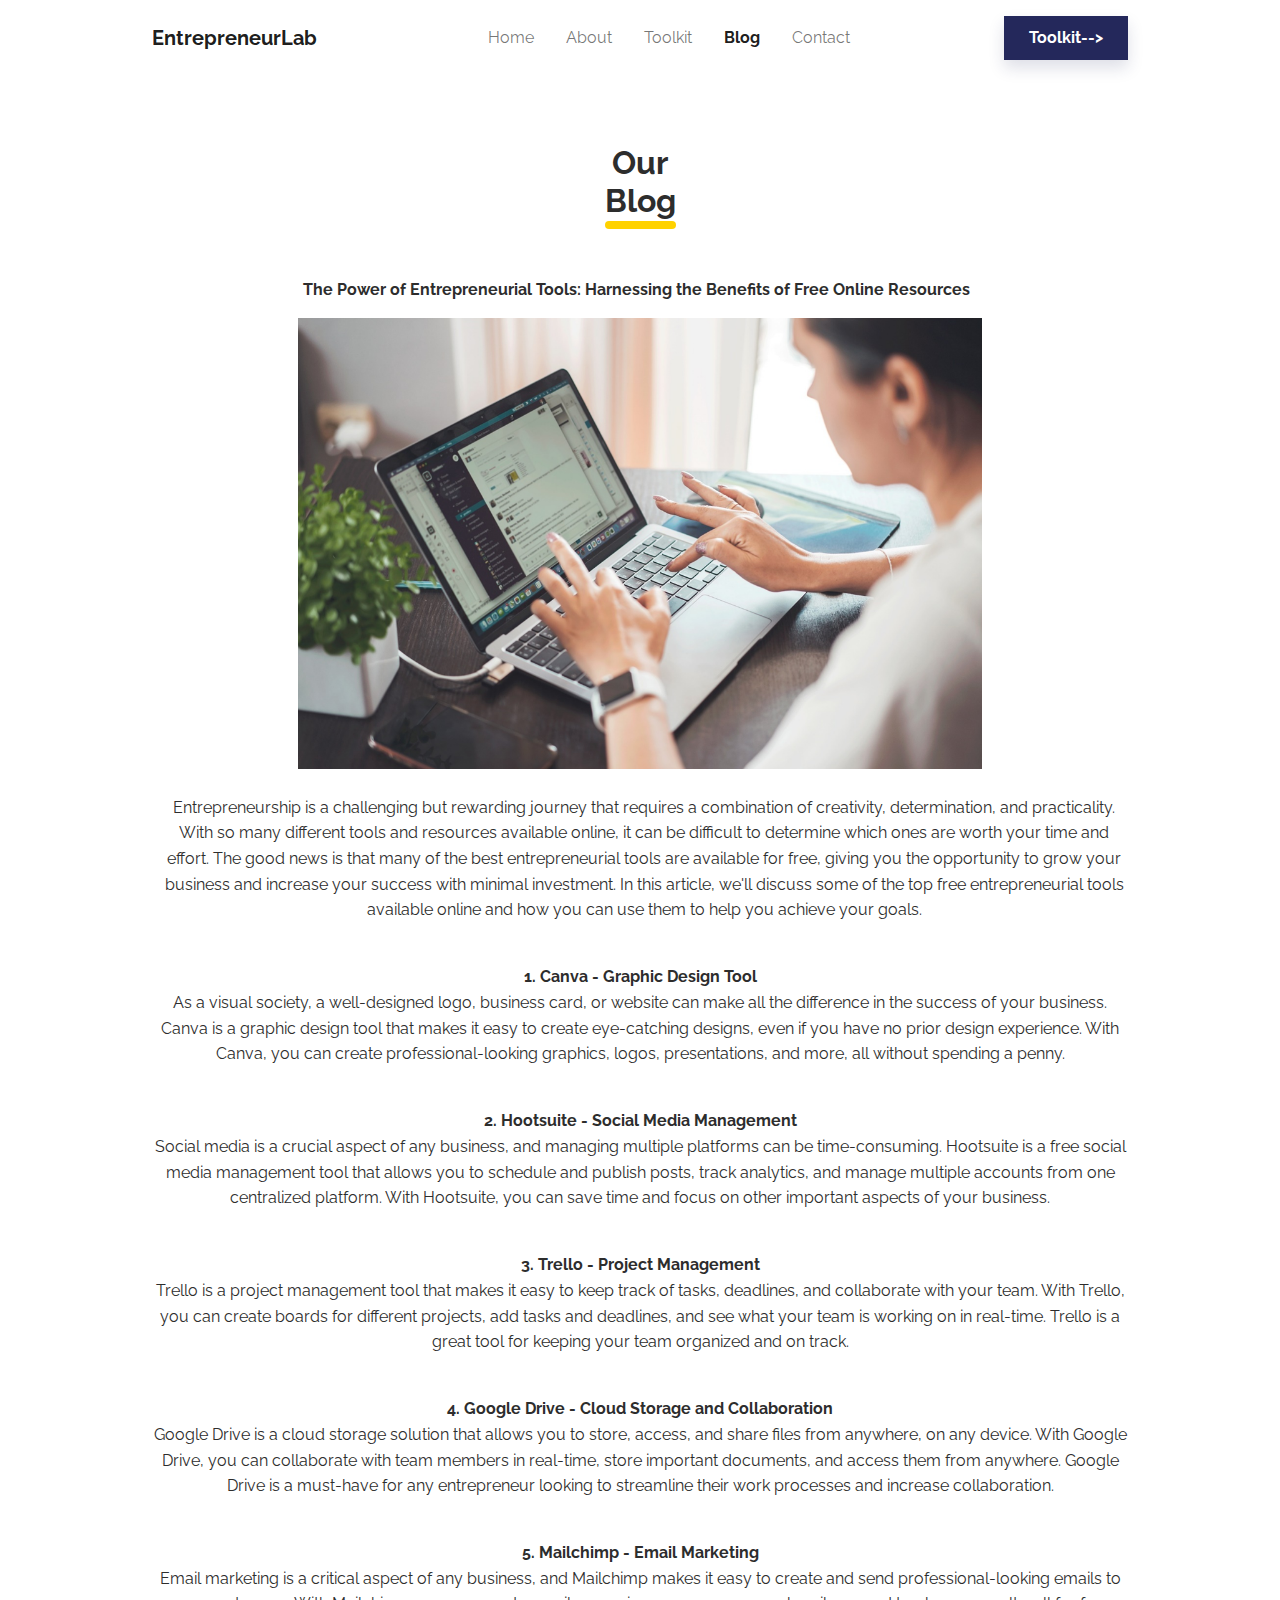
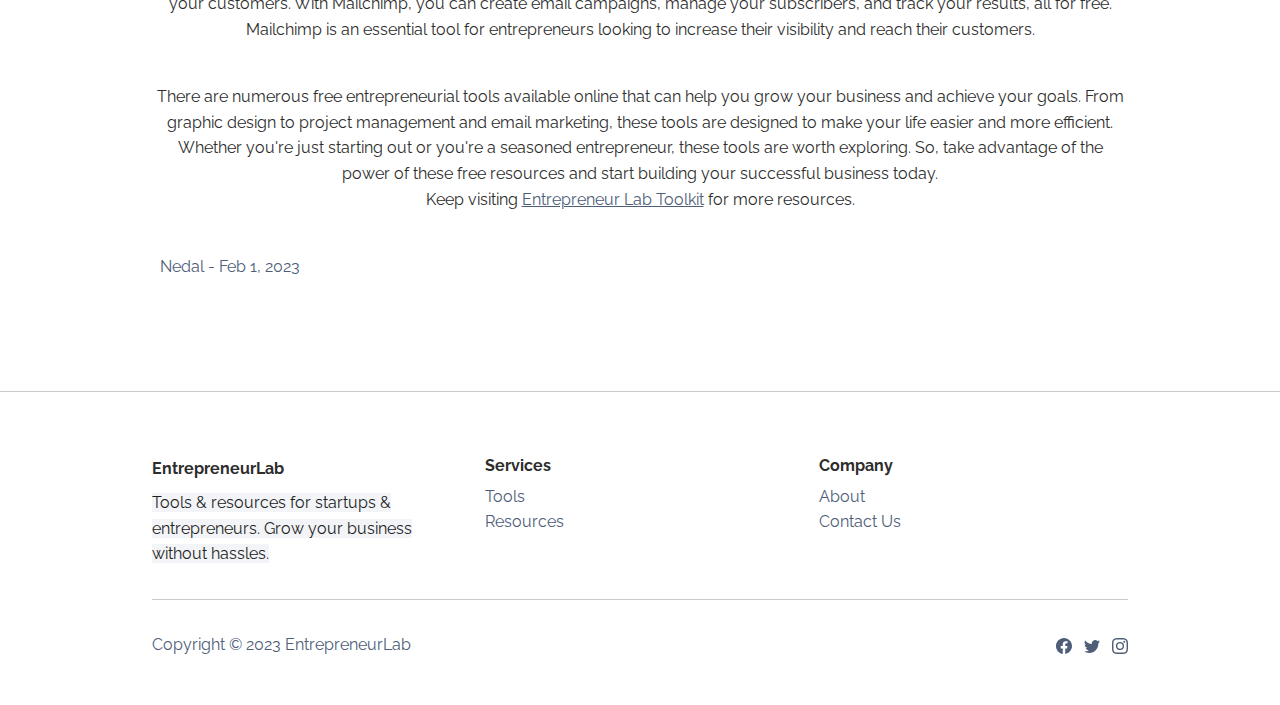
<file: blog/power-of-entrepreneurial-tools.html>
<!DOCTYPE html>
<html lang="en">

<head>
    <meta charset="utf-8">
    <meta name="viewport" content="width=device-width, initial-scale=1.0, shrink-to-fit=no">
    <title>Blog</title>
    <link rel="stylesheet" href="../assets/bootstrap/css/bootstrap.min.css">
    <link rel="stylesheet" href="https://fonts.googleapis.com/css?family=Raleway:300italic,400italic,600italic,700italic,800italic,400,300,600,700,800&amp;display=swap">
</head>

<body>
    <nav class="navbar navbar-light navbar-expand-md fixed-top navbar-shrink py-3" id="mainNav">
        <div class="container"><a class="navbar-brand d-flex align-items-center" href="/"><span style="padding-top: 0px;">EntrepreneurLab</span></a><button data-bs-toggle="collapse" class="navbar-toggler" data-bs-target="#navcol-1"><span class="visually-hidden">Toggle navigation</span><span class="navbar-toggler-icon"></span></button>
            <div class="collapse navbar-collapse" id="navcol-1">
                <ul class="navbar-nav mx-auto">
                    <li class="nav-item"><a class="nav-link" href="../index.html">Home</a></li>
                    <li class="nav-item"><a class="nav-link" href="../about.html">About</a></li>
                    <li class="nav-item"><a class="nav-link" href="../tools.html">Toolkit</a></li>
                    <li class="nav-item"><a class="nav-link active" href="../blog.html">Blog</a></li>
                    <li class="nav-item"><a class="nav-link" href="../contacts.html">Contact</a></li>
                </ul><a class="btn btn-primary shadow" role="button" href="tools.html">Toolkit--&gt;</a>
            </div>
        </div>
    </nav>
    <section class="py-5 mt-5">
        <div class="container py-5">
            <div class="row mb-5">
                <div class="col-md-8 col-xl-6 text-center mx-auto">
                    <h2 class="fw-bold">Our<br><span class="underline pb-2">Blog</span></h2>
                </div>
            </div>
            <center>
                        <div>
                            
                            <p class="fw-bold me-2">The Power of Entrepreneurial Tools: Harnessing the Benefits of Free Online Resources</p>
                            <img src="blog1.png" width=70%>
                            <br><br>
                            <p class="fs-6 mb-3 ms-2">Entrepreneurship is a challenging but rewarding journey that requires a combination of creativity, determination, and practicality. With so many different tools and resources available online, it can be difficult to determine which ones are worth your time and effort. The good news is that many of the best entrepreneurial tools are available for free, giving you the opportunity to grow your business and increase your success with minimal investment. In this article, we'll discuss some of the top free entrepreneurial tools available online and how you can use them to help you achieve your goals.</p>
                            <br>
                            <b>1. Canva - Graphic Design Tool</b>
                            <p>
                                As a visual society, a well-designed logo, business card, or website can make all the difference in the success of your business. Canva is a graphic design tool that makes it easy to create eye-catching designs, even if you have no prior design experience. With Canva, you can create professional-looking graphics, logos, presentations, and more, all without spending a penny.
                            </p>
                            <br>
    <b>                        2. Hootsuite - Social Media Management</b>
<p>Social media is a crucial aspect of any business, and managing multiple platforms can be time-consuming. Hootsuite is a free social media management tool that allows you to schedule and publish posts, track analytics, and manage multiple accounts from one centralized platform. With Hootsuite, you can save time and focus on other important aspects of your business.</p>
<br>
<b>3. Trello - Project Management</b>
<p>Trello is a project management tool that makes it easy to keep track of tasks, deadlines, and collaborate with your team. With Trello, you can create boards for different projects, add tasks and deadlines, and see what your team is working on in real-time. Trello is a great tool for keeping your team organized and on track.</p>
<br>
<b>4.	Google Drive - Cloud Storage and Collaboration</b>
<p>Google Drive is a cloud storage solution that allows you to store, access, and share files from anywhere, on any device. With Google Drive, you can collaborate with team members in real-time, store important documents, and access them from anywhere. Google Drive is a must-have for any entrepreneur looking to streamline their work processes and increase collaboration.</p>
<br>
<b>5.	Mailchimp - Email Marketing</b>
<p>Email marketing is a critical aspect of any business, and Mailchimp makes it easy to create and send professional-looking emails to your customers. With Mailchimp, you can create email campaigns, manage your subscribers, and track your results, all for free. Mailchimp is an essential tool for entrepreneurs looking to increase their visibility and reach their customers.</p>
<br>
<p>
There are numerous free entrepreneurial tools available online that can help you grow your business and achieve your goals. From graphic design to project management and email marketing, these tools are designed to make your life easier and more efficient. Whether you're just starting out or you're a seasoned entrepreneur, these tools are worth exploring. So, take advantage of the power of these free resources and start building your successful business today.
<br>
Keep visiting <a href="https://entrepreneurlab.online">Entrepreneur Lab Toolkit</a> for more resources.</p>
<br>
                            
                            <div class="d-flex ms-2">
                                <div class="d-flex">
                                    <p class="text-muted mb-0">Nedal - Feb 1, 2023</p>
                            </div>
                        </div>
                </div>
                </center>
        </div>
    </section>
    <hr>
    <footer>
        <div class="container py-4 py-lg-5">
            <div class="row row-cols-2 row-cols-md-4">
                <div class="col-12 col-md-3 col-lg-4 col-xl-4">
                    <div class="fw-bold d-flex align-items-center mb-2"><span>EntrepreneurLab</span></div>
                    <p class="text-muted"><span style="color: rgb(29, 30, 30); background-color: rgb(242, 244, 247);">Tools &amp; resources for startups &amp; entrepreneurs. Grow your business without hassles.</span></p>
                </div>
                <div class="col-sm-3 col-md-4 col-xl-4 text-lg-start d-flex flex-column">
                    <h3 class="fs-6 fw-bold">Services</h3>
                    <ul class="list-unstyled">
                        <li><a href="../tools.html">Tools</a></li>
                        <li><a href="../tools.html">Resources</a></li>
                    </ul>
                </div>
                <div class="col-sm-3 col-md-3 col-xl-3 text-lg-start d-flex flex-column">
                    <h3 class="fs-6 fw-bold">Company</h3>
                    <ul class="list-unstyled">
                        <li><a href="../about.html">About</a></li>
                        <li><a href="../contacts.html">Contact Us</a></li>
                        <li></li>
                    </ul>
                </div>
            </div>
            <hr>
            <div class="text-muted d-flex justify-content-between align-items-center pt-3">
                <p class="mb-0">Copyright © 2023 EntrepreneurLab</p>
                <ul class="list-inline mb-0">
                    <li class="list-inline-item"><svg xmlns="http://www.w3.org/2000/svg" width="1em" height="1em" fill="currentColor" viewBox="0 0 16 16" class="bi bi-facebook">
                            <path d="M16 8.049c0-4.446-3.582-8.05-8-8.05C3.58 0-.002 3.603-.002 8.05c0 4.017 2.926 7.347 6.75 7.951v-5.625h-2.03V8.05H6.75V6.275c0-2.017 1.195-3.131 3.022-3.131.876 0 1.791.157 1.791.157v1.98h-1.009c-.993 0-1.303.621-1.303 1.258v1.51h2.218l-.354 2.326H9.25V16c3.824-.604 6.75-3.934 6.75-7.951z"></path>
                        </svg></li>
                    <li class="list-inline-item"><svg xmlns="http://www.w3.org/2000/svg" width="1em" height="1em" fill="currentColor" viewBox="0 0 16 16" class="bi bi-twitter">
                            <path d="M5.026 15c6.038 0 9.341-5.003 9.341-9.334 0-.14 0-.282-.006-.422A6.685 6.685 0 0 0 16 3.542a6.658 6.658 0 0 1-1.889.518 3.301 3.301 0 0 0 1.447-1.817 6.533 6.533 0 0 1-2.087.793A3.286 3.286 0 0 0 7.875 6.03a9.325 9.325 0 0 1-6.767-3.429 3.289 3.289 0 0 0 1.018 4.382A3.323 3.323 0 0 1 .64 6.575v.045a3.288 3.288 0 0 0 2.632 3.218 3.203 3.203 0 0 1-.865.115 3.23 3.23 0 0 1-.614-.057 3.283 3.283 0 0 0 3.067 2.277A6.588 6.588 0 0 1 .78 13.58a6.32 6.32 0 0 1-.78-.045A9.344 9.344 0 0 0 5.026 15z"></path>
                        </svg></li>
                    <li class="list-inline-item"><svg xmlns="http://www.w3.org/2000/svg" width="1em" height="1em" fill="currentColor" viewBox="0 0 16 16" class="bi bi-instagram">
                            <path d="M8 0C5.829 0 5.556.01 4.703.048 3.85.088 3.269.222 2.76.42a3.917 3.917 0 0 0-1.417.923A3.927 3.927 0 0 0 .42 2.76C.222 3.268.087 3.85.048 4.7.01 5.555 0 5.827 0 8.001c0 2.172.01 2.444.048 3.297.04.852.174 1.433.372 1.942.205.526.478.972.923 1.417.444.445.89.719 1.416.923.51.198 1.09.333 1.942.372C5.555 15.99 5.827 16 8 16s2.444-.01 3.298-.048c.851-.04 1.434-.174 1.943-.372a3.916 3.916 0 0 0 1.416-.923c.445-.445.718-.891.923-1.417.197-.509.332-1.09.372-1.942C15.99 10.445 16 10.173 16 8s-.01-2.445-.048-3.299c-.04-.851-.175-1.433-.372-1.941a3.926 3.926 0 0 0-.923-1.417A3.911 3.911 0 0 0 13.24.42c-.51-.198-1.092-.333-1.943-.372C10.443.01 10.172 0 7.998 0h.003zm-.717 1.442h.718c2.136 0 2.389.007 3.232.046.78.035 1.204.166 1.486.275.373.145.64.319.92.599.28.28.453.546.598.92.11.281.24.705.275 1.485.039.843.047 1.096.047 3.231s-.008 2.389-.047 3.232c-.035.78-.166 1.203-.275 1.485a2.47 2.47 0 0 1-.599.919c-.28.28-.546.453-.92.598-.28.11-.704.24-1.485.276-.843.038-1.096.047-3.232.047s-2.39-.009-3.233-.047c-.78-.036-1.203-.166-1.485-.276a2.478 2.478 0 0 1-.92-.598 2.48 2.48 0 0 1-.6-.92c-.109-.281-.24-.705-.275-1.485-.038-.843-.046-1.096-.046-3.233 0-2.136.008-2.388.046-3.231.036-.78.166-1.204.276-1.486.145-.373.319-.64.599-.92.28-.28.546-.453.92-.598.282-.11.705-.24 1.485-.276.738-.034 1.024-.044 2.515-.045v.002zm4.988 1.328a.96.96 0 1 0 0 1.92.96.96 0 0 0 0-1.92zm-4.27 1.122a4.109 4.109 0 1 0 0 8.217 4.109 4.109 0 0 0 0-8.217zm0 1.441a2.667 2.667 0 1 1 0 5.334 2.667 2.667 0 0 1 0-5.334z"></path>
                        </svg></li>
                </ul>
            </div>
        </div>
    </footer>
    <script src="../assets/bootstrap/js/bootstrap.min.js"></script>
    <script src="../assets/js/startup-modern.js"></script>
</body>

</html>
</file>
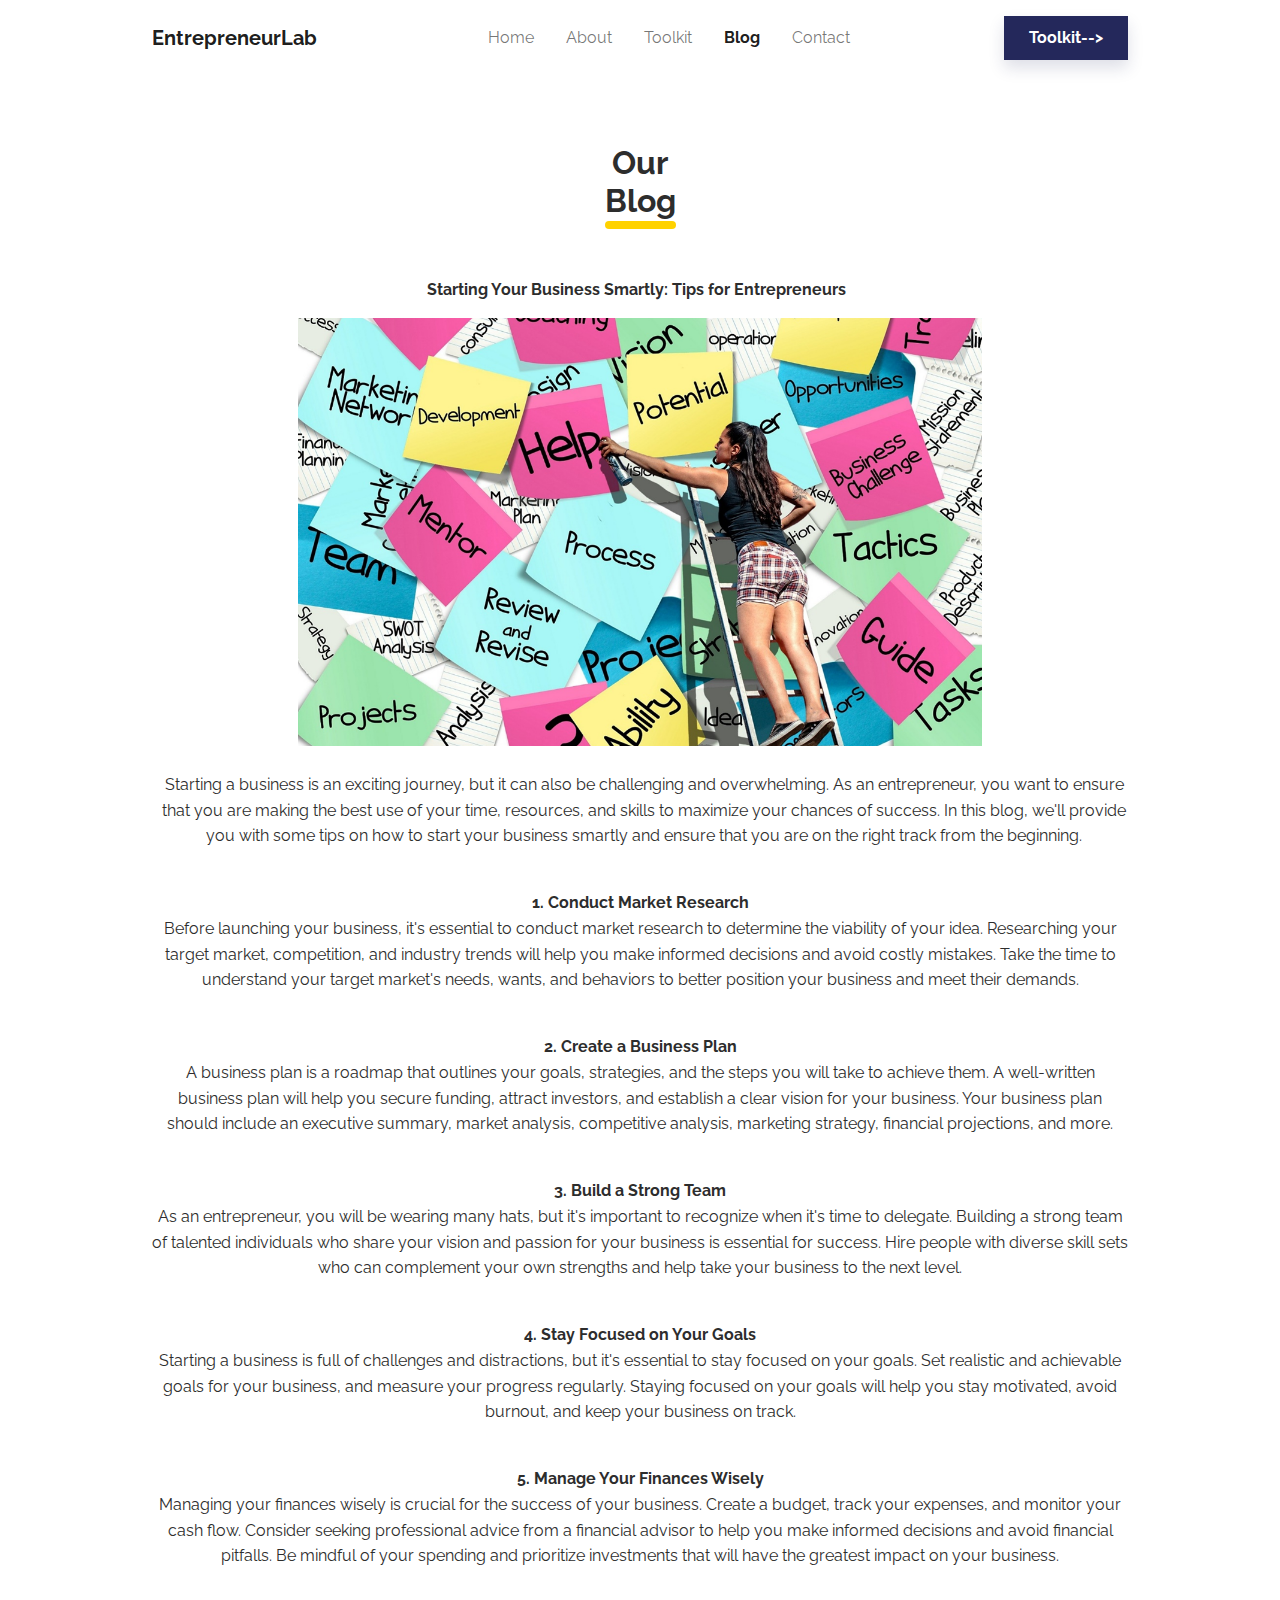
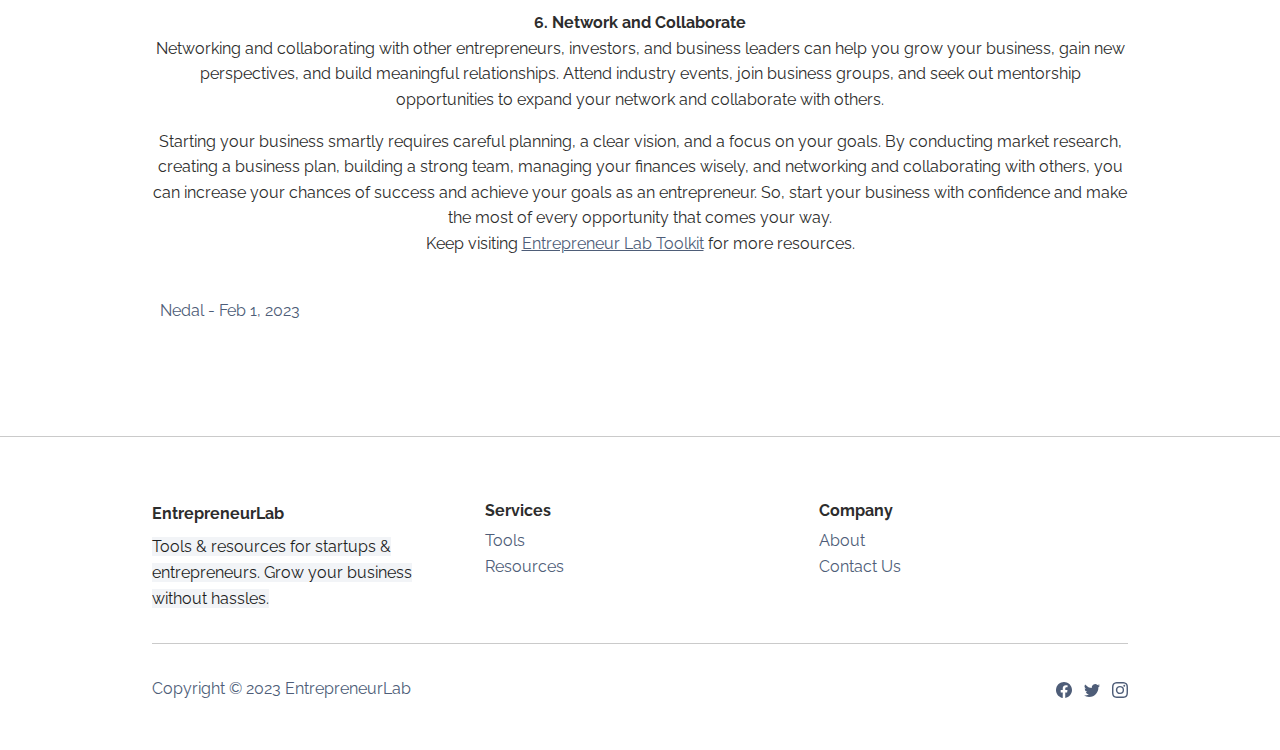
<file: blog/starting-your-business-smartly.html>
<!DOCTYPE html>
<html lang="en">

<head>
    <meta charset="utf-8">
    <meta name="viewport" content="width=device-width, initial-scale=1.0, shrink-to-fit=no">
    <title>Blog</title>
    <link rel="stylesheet" href="../assets/bootstrap/css/bootstrap.min.css">
    <link rel="stylesheet" href="https://fonts.googleapis.com/css?family=Raleway:300italic,400italic,600italic,700italic,800italic,400,300,600,700,800&amp;display=swap">
</head>

<body>
    <nav class="navbar navbar-light navbar-expand-md fixed-top navbar-shrink py-3" id="mainNav">
        <div class="container"><a class="navbar-brand d-flex align-items-center" href="/"><span style="padding-top: 0px;">EntrepreneurLab</span></a><button data-bs-toggle="collapse" class="navbar-toggler" data-bs-target="#navcol-1"><span class="visually-hidden">Toggle navigation</span><span class="navbar-toggler-icon"></span></button>
            <div class="collapse navbar-collapse" id="navcol-1">
                <ul class="navbar-nav mx-auto">
                    <li class="nav-item"><a class="nav-link" href="../index.html">Home</a></li>
                    <li class="nav-item"><a class="nav-link" href="../about.html">About</a></li>
                    <li class="nav-item"><a class="nav-link" href="../tools.html">Toolkit</a></li>
                    <li class="nav-item"><a class="nav-link active" href="../blog.html">Blog</a></li>
                    <li class="nav-item"><a class="nav-link" href="../contacts.html">Contact</a></li>
                </ul><a class="btn btn-primary shadow" role="button" href="tools.html">Toolkit--&gt;</a>
            </div>
        </div>
    </nav>
    <section class="py-5 mt-5">
        <div class="container py-5">
            <div class="row mb-5">
                <div class="col-md-8 col-xl-6 text-center mx-auto">
                    <h2 class="fw-bold">Our<br><span class="underline pb-2">Blog</span></h2>
                </div>
            </div>
            <center>
                        <div>
                            
                            <p class="fw-bold me-2">Starting Your Business Smartly: Tips for Entrepreneurs</p>
                            <img src="blog2.png" width=70%>
                            <br><br>
                            <p class="fs-6 mb-3 ms-2">Starting a business is an exciting journey, but it can also be challenging and overwhelming. As an entrepreneur, you want to ensure that you are making the best use of your time, resources, and skills to maximize your chances of success. In this blog, we'll provide you with some tips on how to start your business smartly and ensure that you are on the right track from the beginning.</p>
                            <br>
                            <b>1. Conduct Market Research</b>
                            <p>
                                Before launching your business, it's essential to conduct market research to determine the viability of your idea. Researching your target market, competition, and industry trends will help you make informed decisions and avoid costly mistakes. Take the time to understand your target market's needs, wants, and behaviors to better position your business and meet their demands.</p>
                            <br>
    <b>                        2.	Create a Business Plan</b>
<p>A business plan is a roadmap that outlines your goals, strategies, and the steps you will take to achieve them. A well-written business plan will help you secure funding, attract investors, and establish a clear vision for your business. Your business plan should include an executive summary, market analysis, competitive analysis, marketing strategy, financial projections, and more.</p>
<br>
<b>3.	Build a Strong Team</b>
<p>As an entrepreneur, you will be wearing many hats, but it's important to recognize when it's time to delegate. Building a strong team of talented individuals who share your vision and passion for your business is essential for success. Hire people with diverse skill sets who can complement your own strengths and help take your business to the next level.</p>
<br>
<b>4.	Stay Focused on Your Goals</b>
<p>Starting a business is full of challenges and distractions, but it's essential to stay focused on your goals. Set realistic and achievable goals for your business, and measure your progress regularly. Staying focused on your goals will help you stay motivated, avoid burnout, and keep your business on track.</p>
<br>
<b>5.	Manage Your Finances Wisely</b>
<p>Managing your finances wisely is crucial for the success of your business. Create a budget, track your expenses, and monitor your cash flow. Consider seeking professional advice from a financial advisor to help you make informed decisions and avoid financial pitfalls. Be mindful of your spending and prioritize investments that will have the greatest impact on your business.</p>
<br>
<b>6.	Network and Collaborate</b>
<p>Networking and collaborating with other entrepreneurs, investors, and business leaders can help you grow your business, gain new perspectives, and build meaningful relationships. Attend industry events, join business groups, and seek out mentorship opportunities to expand your network and collaborate with others.</p>
<p>
Starting your business smartly requires careful planning, a clear vision, and a focus on your goals. By conducting market research, creating a business plan, building a strong team, managing your finances wisely, and networking and collaborating with others, you can increase your chances of success and achieve your goals as an entrepreneur. So, start your business with confidence and make the most of every opportunity that comes your way.<br>
Keep visiting <a href="https://entrepreneurlab.online">Entrepreneur Lab Toolkit</a> for more resources.</p>
<br>
                            
                            <div class="d-flex ms-2">
                                <div class="d-flex">
                                    <p class="text-muted mb-0">Nedal - Feb 1, 2023</p>
                            </div>
                        </div>
                </div>
                </center>
        </div>
    </section>
    <hr>
    <footer>
        <div class="container py-4 py-lg-5">
            <div class="row row-cols-2 row-cols-md-4">
                <div class="col-12 col-md-3 col-lg-4 col-xl-4">
                    <div class="fw-bold d-flex align-items-center mb-2"><span>EntrepreneurLab</span></div>
                    <p class="text-muted"><span style="color: rgb(29, 30, 30); background-color: rgb(242, 244, 247);">Tools &amp; resources for startups &amp; entrepreneurs. Grow your business without hassles.</span></p>
                </div>
                <div class="col-sm-3 col-md-4 col-xl-4 text-lg-start d-flex flex-column">
                    <h3 class="fs-6 fw-bold">Services</h3>
                    <ul class="list-unstyled">
                        <li><a href="../tools.html">Tools</a></li>
                        <li><a href="../tools.html">Resources</a></li>
                    </ul>
                </div>
                <div class="col-sm-3 col-md-3 col-xl-3 text-lg-start d-flex flex-column">
                    <h3 class="fs-6 fw-bold">Company</h3>
                    <ul class="list-unstyled">
                        <li><a href="../about.html">About</a></li>
                        <li><a href="../contacts.html">Contact Us</a></li>
                        <li></li>
                    </ul>
                </div>
            </div>
            <hr>
            <div class="text-muted d-flex justify-content-between align-items-center pt-3">
                <p class="mb-0">Copyright © 2023 EntrepreneurLab</p>
                <ul class="list-inline mb-0">
                    <li class="list-inline-item"><svg xmlns="http://www.w3.org/2000/svg" width="1em" height="1em" fill="currentColor" viewBox="0 0 16 16" class="bi bi-facebook">
                            <path d="M16 8.049c0-4.446-3.582-8.05-8-8.05C3.58 0-.002 3.603-.002 8.05c0 4.017 2.926 7.347 6.75 7.951v-5.625h-2.03V8.05H6.75V6.275c0-2.017 1.195-3.131 3.022-3.131.876 0 1.791.157 1.791.157v1.98h-1.009c-.993 0-1.303.621-1.303 1.258v1.51h2.218l-.354 2.326H9.25V16c3.824-.604 6.75-3.934 6.75-7.951z"></path>
                        </svg></li>
                    <li class="list-inline-item"><svg xmlns="http://www.w3.org/2000/svg" width="1em" height="1em" fill="currentColor" viewBox="0 0 16 16" class="bi bi-twitter">
                            <path d="M5.026 15c6.038 0 9.341-5.003 9.341-9.334 0-.14 0-.282-.006-.422A6.685 6.685 0 0 0 16 3.542a6.658 6.658 0 0 1-1.889.518 3.301 3.301 0 0 0 1.447-1.817 6.533 6.533 0 0 1-2.087.793A3.286 3.286 0 0 0 7.875 6.03a9.325 9.325 0 0 1-6.767-3.429 3.289 3.289 0 0 0 1.018 4.382A3.323 3.323 0 0 1 .64 6.575v.045a3.288 3.288 0 0 0 2.632 3.218 3.203 3.203 0 0 1-.865.115 3.23 3.23 0 0 1-.614-.057 3.283 3.283 0 0 0 3.067 2.277A6.588 6.588 0 0 1 .78 13.58a6.32 6.32 0 0 1-.78-.045A9.344 9.344 0 0 0 5.026 15z"></path>
                        </svg></li>
                    <li class="list-inline-item"><svg xmlns="http://www.w3.org/2000/svg" width="1em" height="1em" fill="currentColor" viewBox="0 0 16 16" class="bi bi-instagram">
                            <path d="M8 0C5.829 0 5.556.01 4.703.048 3.85.088 3.269.222 2.76.42a3.917 3.917 0 0 0-1.417.923A3.927 3.927 0 0 0 .42 2.76C.222 3.268.087 3.85.048 4.7.01 5.555 0 5.827 0 8.001c0 2.172.01 2.444.048 3.297.04.852.174 1.433.372 1.942.205.526.478.972.923 1.417.444.445.89.719 1.416.923.51.198 1.09.333 1.942.372C5.555 15.99 5.827 16 8 16s2.444-.01 3.298-.048c.851-.04 1.434-.174 1.943-.372a3.916 3.916 0 0 0 1.416-.923c.445-.445.718-.891.923-1.417.197-.509.332-1.09.372-1.942C15.99 10.445 16 10.173 16 8s-.01-2.445-.048-3.299c-.04-.851-.175-1.433-.372-1.941a3.926 3.926 0 0 0-.923-1.417A3.911 3.911 0 0 0 13.24.42c-.51-.198-1.092-.333-1.943-.372C10.443.01 10.172 0 7.998 0h.003zm-.717 1.442h.718c2.136 0 2.389.007 3.232.046.78.035 1.204.166 1.486.275.373.145.64.319.92.599.28.28.453.546.598.92.11.281.24.705.275 1.485.039.843.047 1.096.047 3.231s-.008 2.389-.047 3.232c-.035.78-.166 1.203-.275 1.485a2.47 2.47 0 0 1-.599.919c-.28.28-.546.453-.92.598-.28.11-.704.24-1.485.276-.843.038-1.096.047-3.232.047s-2.39-.009-3.233-.047c-.78-.036-1.203-.166-1.485-.276a2.478 2.478 0 0 1-.92-.598 2.48 2.48 0 0 1-.6-.92c-.109-.281-.24-.705-.275-1.485-.038-.843-.046-1.096-.046-3.233 0-2.136.008-2.388.046-3.231.036-.78.166-1.204.276-1.486.145-.373.319-.64.599-.92.28-.28.546-.453.92-.598.282-.11.705-.24 1.485-.276.738-.034 1.024-.044 2.515-.045v.002zm4.988 1.328a.96.96 0 1 0 0 1.92.96.96 0 0 0 0-1.92zm-4.27 1.122a4.109 4.109 0 1 0 0 8.217 4.109 4.109 0 0 0 0-8.217zm0 1.441a2.667 2.667 0 1 1 0 5.334 2.667 2.667 0 0 1 0-5.334z"></path>
                        </svg></li>
                </ul>
            </div>
        </div>
    </footer>
    <script src="../assets/bootstrap/js/bootstrap.min.js"></script>
    <script src="../assets/js/startup-modern.js"></script>
</body>

</html>
</file>
